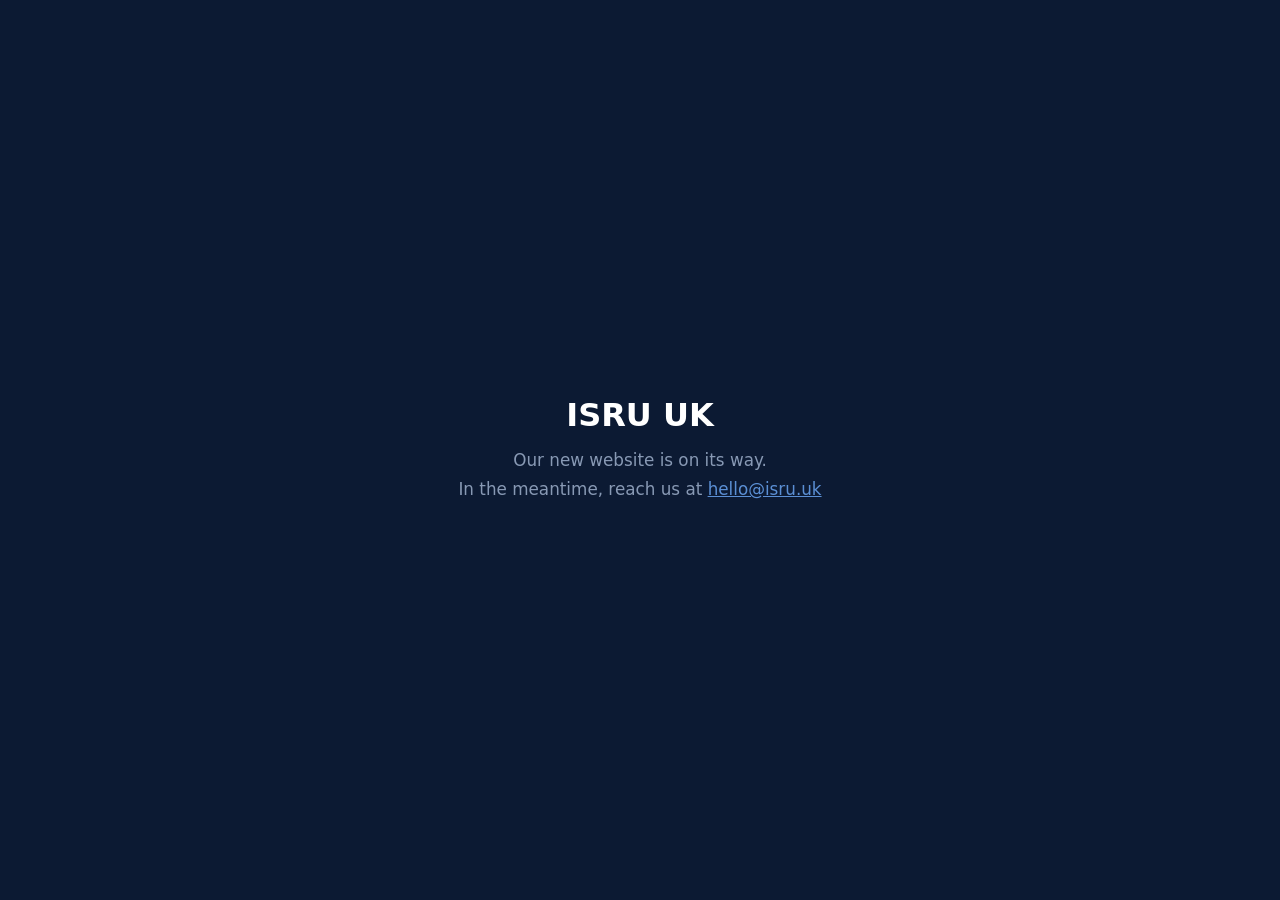
<file: index.html>
<!DOCTYPE html>
<html lang="en">
<head>
<meta charset="UTF-8">
<meta name="viewport" content="width=device-width, initial-scale=1.0">
<title>ISRU UK — Coming Soon</title>
<style>
  * { margin: 0; padding: 0; box-sizing: border-box; }
  body { min-height: 100vh; display: flex; align-items: center; justify-content: center;
    background: #0c1a33; font-family: system-ui, sans-serif; color: #fff; text-align: center; padding: 2rem; }
  h1 { font-size: 2rem; margin-bottom: 0.75rem; }
  p { color: #8899b4; font-size: 1.05rem; line-height: 1.7; }
  a { color: #5b8fd4; }
</style>
</head>
<body>
<div>
  <h1>ISRU UK</h1>
  <p>Our new website is on its way.<br>In the meantime, reach us at <a href="mailto:hello@isru.uk">hello@isru.uk</a></p>
</div>
</body>
</html>
</file>
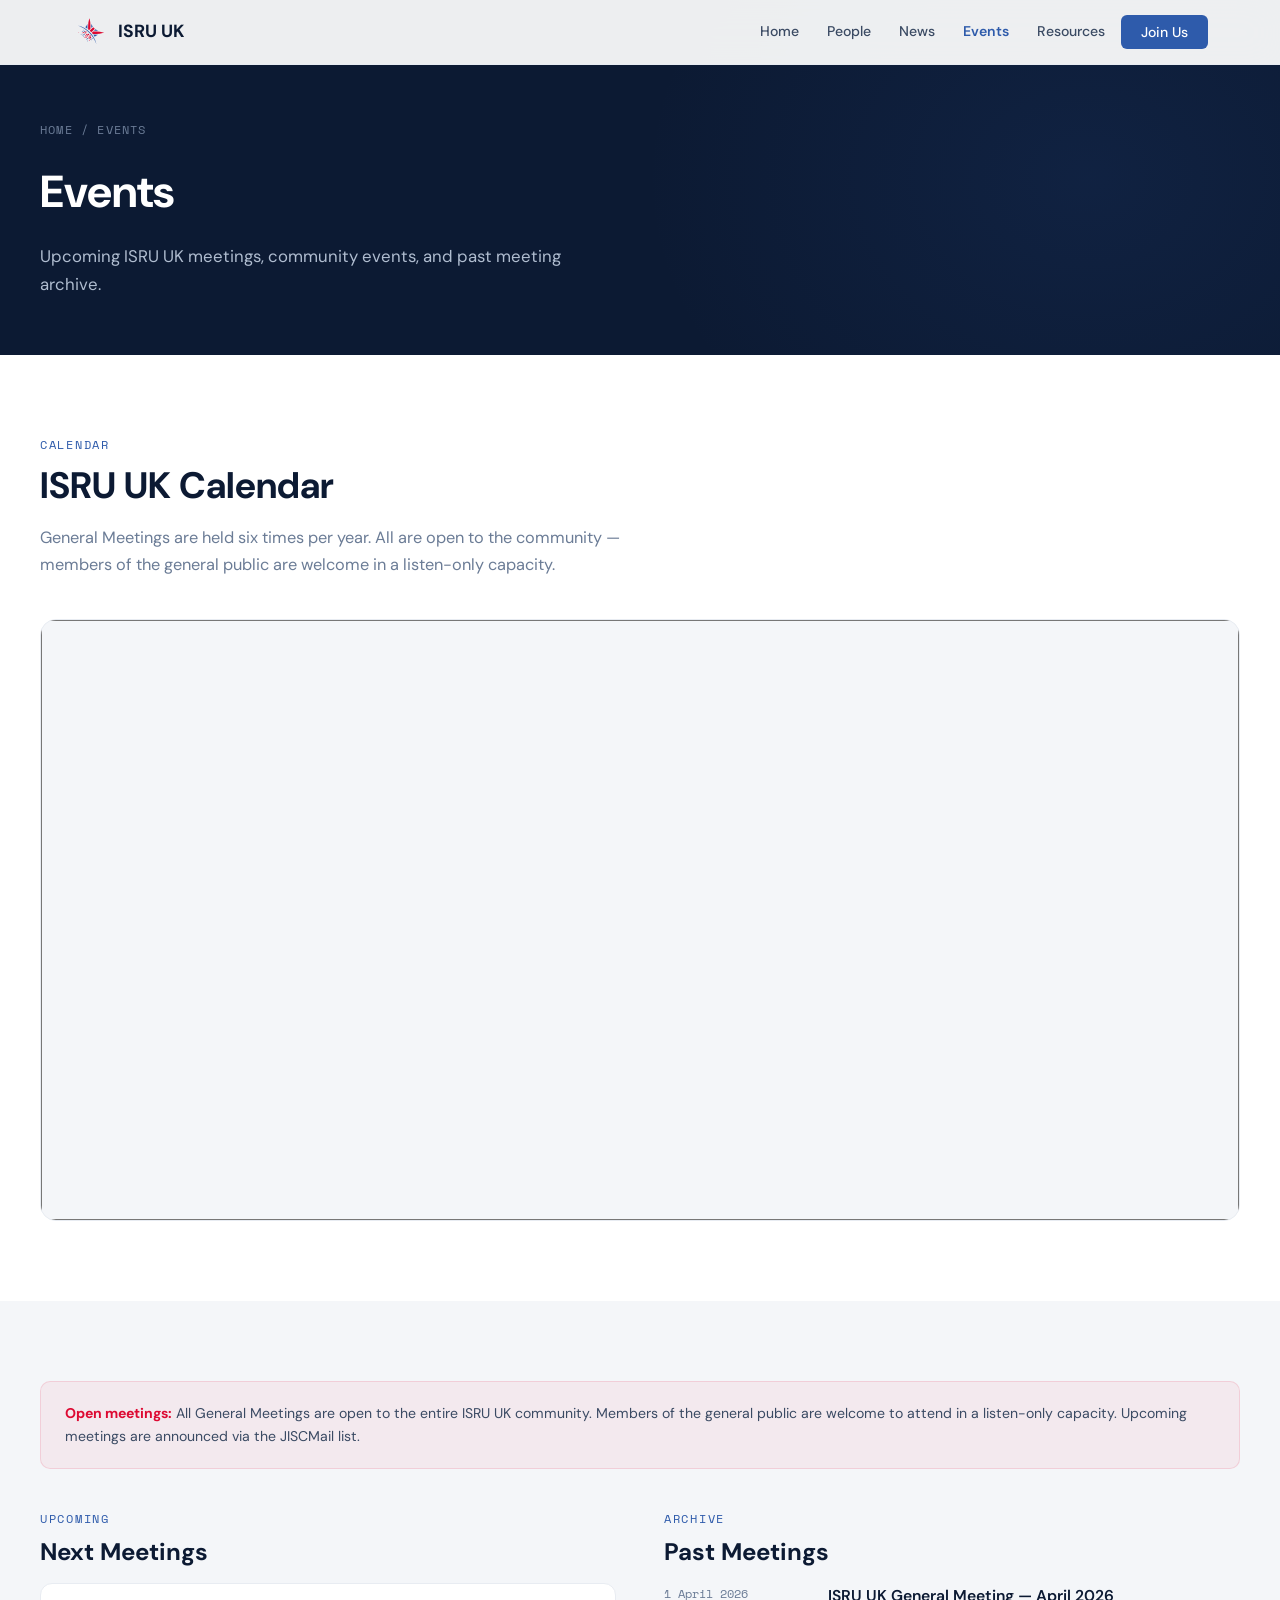
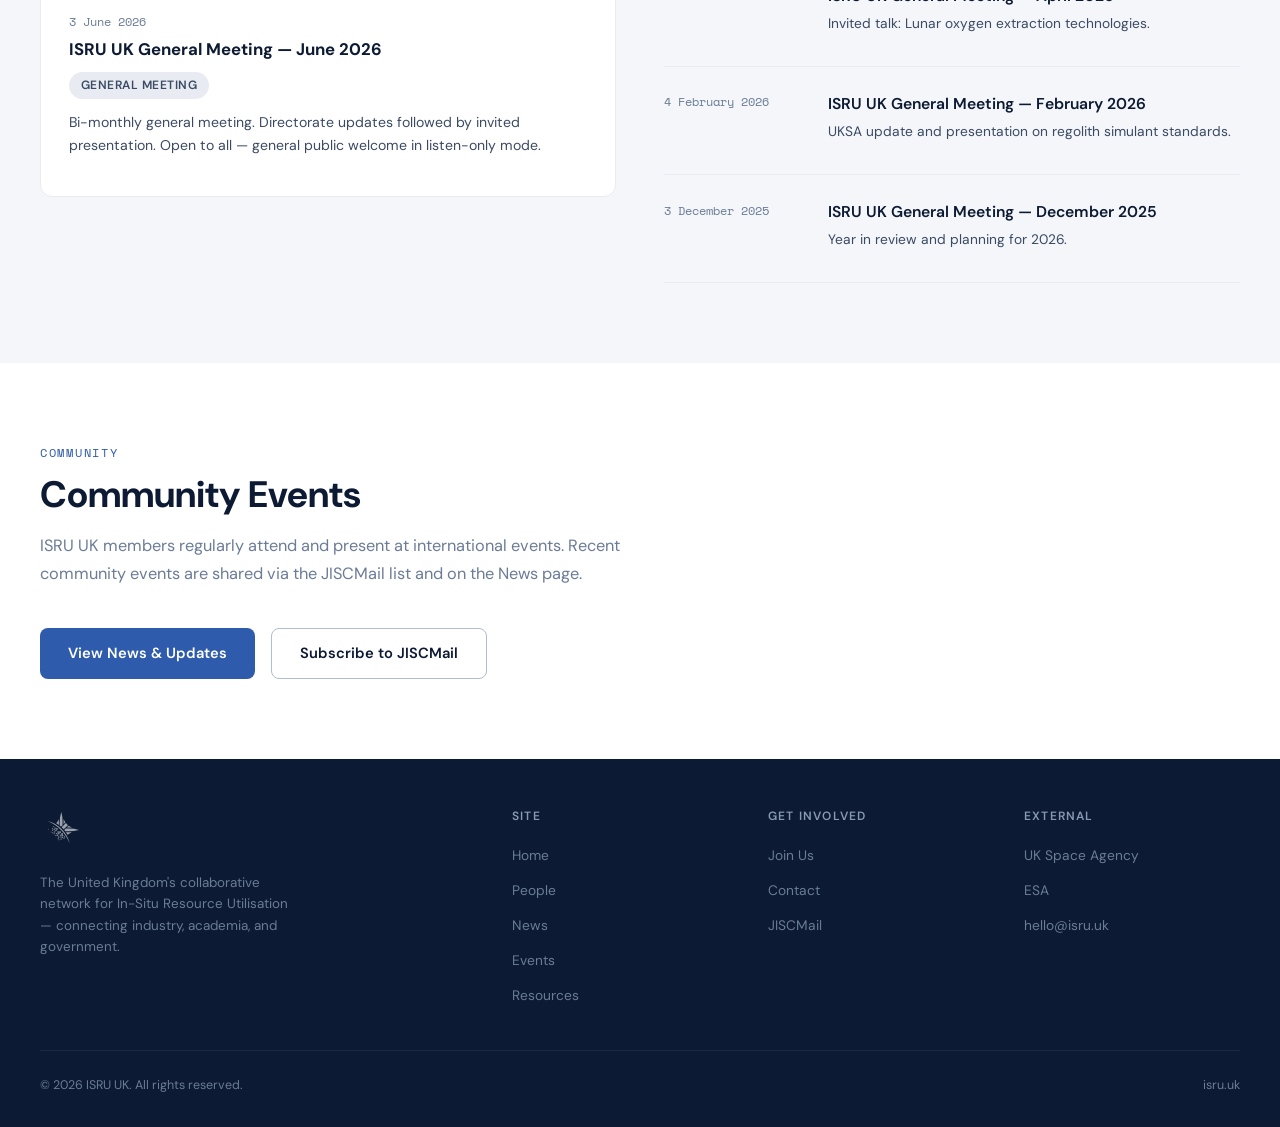
<file: events.html>
<!DOCTYPE html>
<html lang="en">
<head>
<meta charset="UTF-8">
<meta name="viewport" content="width=device-width, initial-scale=1.0">
<title>Events — ISRU UK</title>
<meta name="description" content="Upcoming and past ISRU UK meetings, events, and community gatherings.">
<link rel="preconnect" href="https://fonts.googleapis.com">
<link href="https://fonts.googleapis.com/css2?family=DM+Sans:wght@300;400;500;600;700&family=Space+Mono:wght@400;700&display=swap" rel="stylesheet">
<link rel="stylesheet" href="assets/css/style.css">
<style>
/* Calendar section */
.calendar-wrap { background: var(--off-white); border-radius: 16px; overflow: hidden; border: 1px solid var(--gray-100); margin-top: 2rem; }
.calendar-wrap iframe { display: block; width: 100%; border: none; }
.calendar-setup { padding: 3rem 2rem; text-align: center; }
.calendar-setup h3 { font-size: 1.1rem; font-weight: 600; color: var(--navy); margin-bottom: 0.75rem; }
.calendar-setup p { font-size: 0.9rem; color: var(--gray-500); max-width: 480px; margin: 0 auto 1.5rem; line-height: 1.65; }
.calendar-setup code { background: rgba(46,91,171,0.08); padding: 0.1rem 0.4rem; border-radius: 4px; font-family: var(--font-mono); font-size: 0.8rem; }
.calendar-icon { font-size: 3rem; margin-bottom: 1rem; }

/* Meetings */
.meeting-card { margin-bottom: 1.25rem; }
.meeting-card-header { margin-bottom: 0.75rem; }
.meeting-date { font-family: var(--font-mono); font-size: 0.75rem; color: var(--gray-500); margin-bottom: 0.3rem; }
.meeting-title { font-size: 1.05rem; font-weight: 700; color: var(--navy); margin-bottom: 0.4rem; }
.meeting-desc { font-size: 0.88rem; color: var(--gray-700); line-height: 1.6; margin: 0.5rem 0 0.75rem; }
.meeting-links { display: flex; gap: 0.75rem; flex-wrap: wrap; }

/* Past meetings */
.past-meeting { display: grid; grid-template-columns: 140px 1fr; gap: 1.5rem; padding: 1.5rem 0; border-bottom: 1px solid var(--gray-100); align-items: start; }
.past-meeting:first-child { padding-top: 0; }
.past-meeting-date { font-family: var(--font-mono); font-size: 0.78rem; color: var(--gray-500); padding-top: 0.15rem; line-height: 1.4; }
.past-meeting-info h4 { font-size: 0.98rem; font-weight: 600; color: var(--navy); margin-bottom: 0.25rem; }
.past-meeting-info p { font-size: 0.86rem; color: var(--gray-700); margin-bottom: 0.5rem; line-height: 1.55; }

/* Two-col layout */
.events-grid { display: grid; grid-template-columns: 1fr 1fr; gap: 3rem; margin-top: 2.5rem; align-items: start; }

/* Community events note */
.community-note { background: rgba(221,9,50,0.05); border: 1px solid rgba(221,9,50,0.12); border-radius: 10px; padding: 1.25rem 1.5rem; font-size: 0.88rem; color: var(--gray-700); margin-bottom: 2rem; }
.community-note strong { color: var(--red); }

.setup-notice { background: rgba(46,91,171,0.06); border: 1px solid rgba(46,91,171,0.15); border-radius: 10px; padding: 1.25rem 1.5rem; margin-bottom: 2rem; font-size: 0.88rem; color: var(--gray-700); }
.setup-notice strong { color: var(--navy); }
.setup-notice code { background: rgba(46,91,171,0.08); padding: 0.1rem 0.4rem; border-radius: 4px; font-family: var(--font-mono); font-size: 0.82rem; }

@media (max-width: 860px) {
  .events-grid { grid-template-columns: 1fr; }
  .past-meeting { grid-template-columns: 1fr; gap: 0.25rem; }
}
</style>
</head>
<body>

<div id="nav-placeholder"></div>

<div class="page-header">
  <div class="page-header-inner">
    <div class="breadcrumb"><a href="home.html">Home</a> / Events</div>
    <h1>Events</h1>
    <p>Upcoming ISRU UK meetings, community events, and past meeting archive.</p>
  </div>
</div>

<!-- CALENDAR -->
<section>
  <div class="section-inner">
    <span class="section-label fade-in">Calendar</span>
    <h2 class="section-title fade-in">ISRU UK Calendar</h2>
    <p class="section-subtitle fade-in">General Meetings are held six times per year. All are open to the community — members of the general public are welcome in a listen-only capacity.</p>

    <div class="calendar-wrap fade-in">
      <!--
        TO SET UP THE CALENDAR:
        1. Create an ISRU UK Google Calendar (or use an existing one)
        2. Go to Google Calendar Settings → the calendar → "Integrate calendar"
        3. Copy the "Embed code" (the <iframe> snippet)
        4. Replace the placeholder below with your iframe embed code
        5. Suggested iframe height: 600px

        Example embed looks like:
        <iframe src="https://calendar.google.com/calendar/embed?src=2b9e647b9ad5fdeaaf87220e1c26e5b55a1735dd86780c0058c08744552585a7%40group.calendar.google.com&ctz=Europe%2FLondon" style="border: 0" width="800" height="600" frameborder="0" scrolling="no"></iframe>
      -->
     <iframe src="https://calendar.google.com/calendar/embed?height=600&wkst=1&ctz=Europe%2FLondon&showPrint=0&title=ISRU%20UK%20Events&src=ai5yYXNlcmFAaW1wZXJpYWwuYWMudWs&src=MmI5ZTY0N2I5YWQ1ZmRlYWFmODcyMjBlMWMyNmU1YjU1YTE3MzVkZDg2NzgwYzAwNThjMDg3NDQ1NTI1ODVhN0Bncm91cC5jYWxlbmRhci5nb29nbGUuY29t&src=ZW4tZ2IudWsjaG9saWRheUBncm91cC52LmNhbGVuZGFyLmdvb2dsZS5jb20&color=%23039be5&color=%23f09300&color=%230b8043" style="border:solid 1px #777" width="800" height="600" frameborder="0" scrolling="no"></iframe>
  </div>
</section>

<!-- UPCOMING & PAST -->
<section class="section-alt">
  <div class="section-inner">

    <div class="setup-notice" id="setupNotice">
      <strong>For administrators:</strong> The meetings list is powered by a Google Sheet. Open <code>assets/js/main.js</code>, find <code>MEETINGS_SHEET_URL</code>, and replace the placeholder with your published CSV link. Columns needed: <code>date | title | description | slides_link | recording_link | type</code>. Sample entries are shown until then.
    </div>

    <div class="community-note">
      <strong>Open meetings:</strong> All General Meetings are open to the entire ISRU UK community. Members of the general public are welcome to attend in a listen-only capacity. Upcoming meetings are announced via the JISCMail list.
    </div>

    <div class="events-grid">
      <div>
        <span class="section-label">Upcoming</span>
        <h3 class="section-title" style="font-size:1.5rem;">Next Meetings</h3>
        <div id="upcomingMeetings"></div>
      </div>
      <div>
        <span class="section-label">Archive</span>
        <h3 class="section-title" style="font-size:1.5rem;">Past Meetings</h3>
        <div id="pastMeetings"></div>
      </div>
    </div>
  </div>
</section>

<!-- COMMUNITY EVENTS NOTE -->
<section>
  <div class="section-inner">
    <span class="section-label fade-in">Community</span>
    <h2 class="section-title fade-in">Community Events</h2>
    <p class="section-subtitle fade-in">ISRU UK members regularly attend and present at international events. Recent community events are shared via the JISCMail list and on the News page.</p>
    <div style="display:flex;gap:1rem;flex-wrap:wrap;" class="fade-in">
      <a href="news.html" class="btn btn-blue">View News &amp; Updates</a>
      <a href="https://www.jiscmail.ac.uk/cgi-bin/webadmin?A0=PLANETARY-ISRU" class="btn btn-outline" target="_blank" rel="noopener">Subscribe to JISCMail</a>
    </div>
  </div>
</section>

<div id="footer-placeholder"></div>
<script src="assets/js/main.js"></script>
<script>
  document.addEventListener('DOMContentLoaded', () => {
    loadMeetingsFeed('upcomingMeetings', 'pastMeetings');
    if (typeof MEETINGS_SHEET_URL !== 'undefined' && MEETINGS_SHEET_URL !== 'YOUR_MEETINGS_SHEET_CSV_URL_HERE') {
      const n = document.getElementById('setupNotice');
      if (n) n.style.display = 'none';
    }
  });
</script>
</body>
</html>
</file>
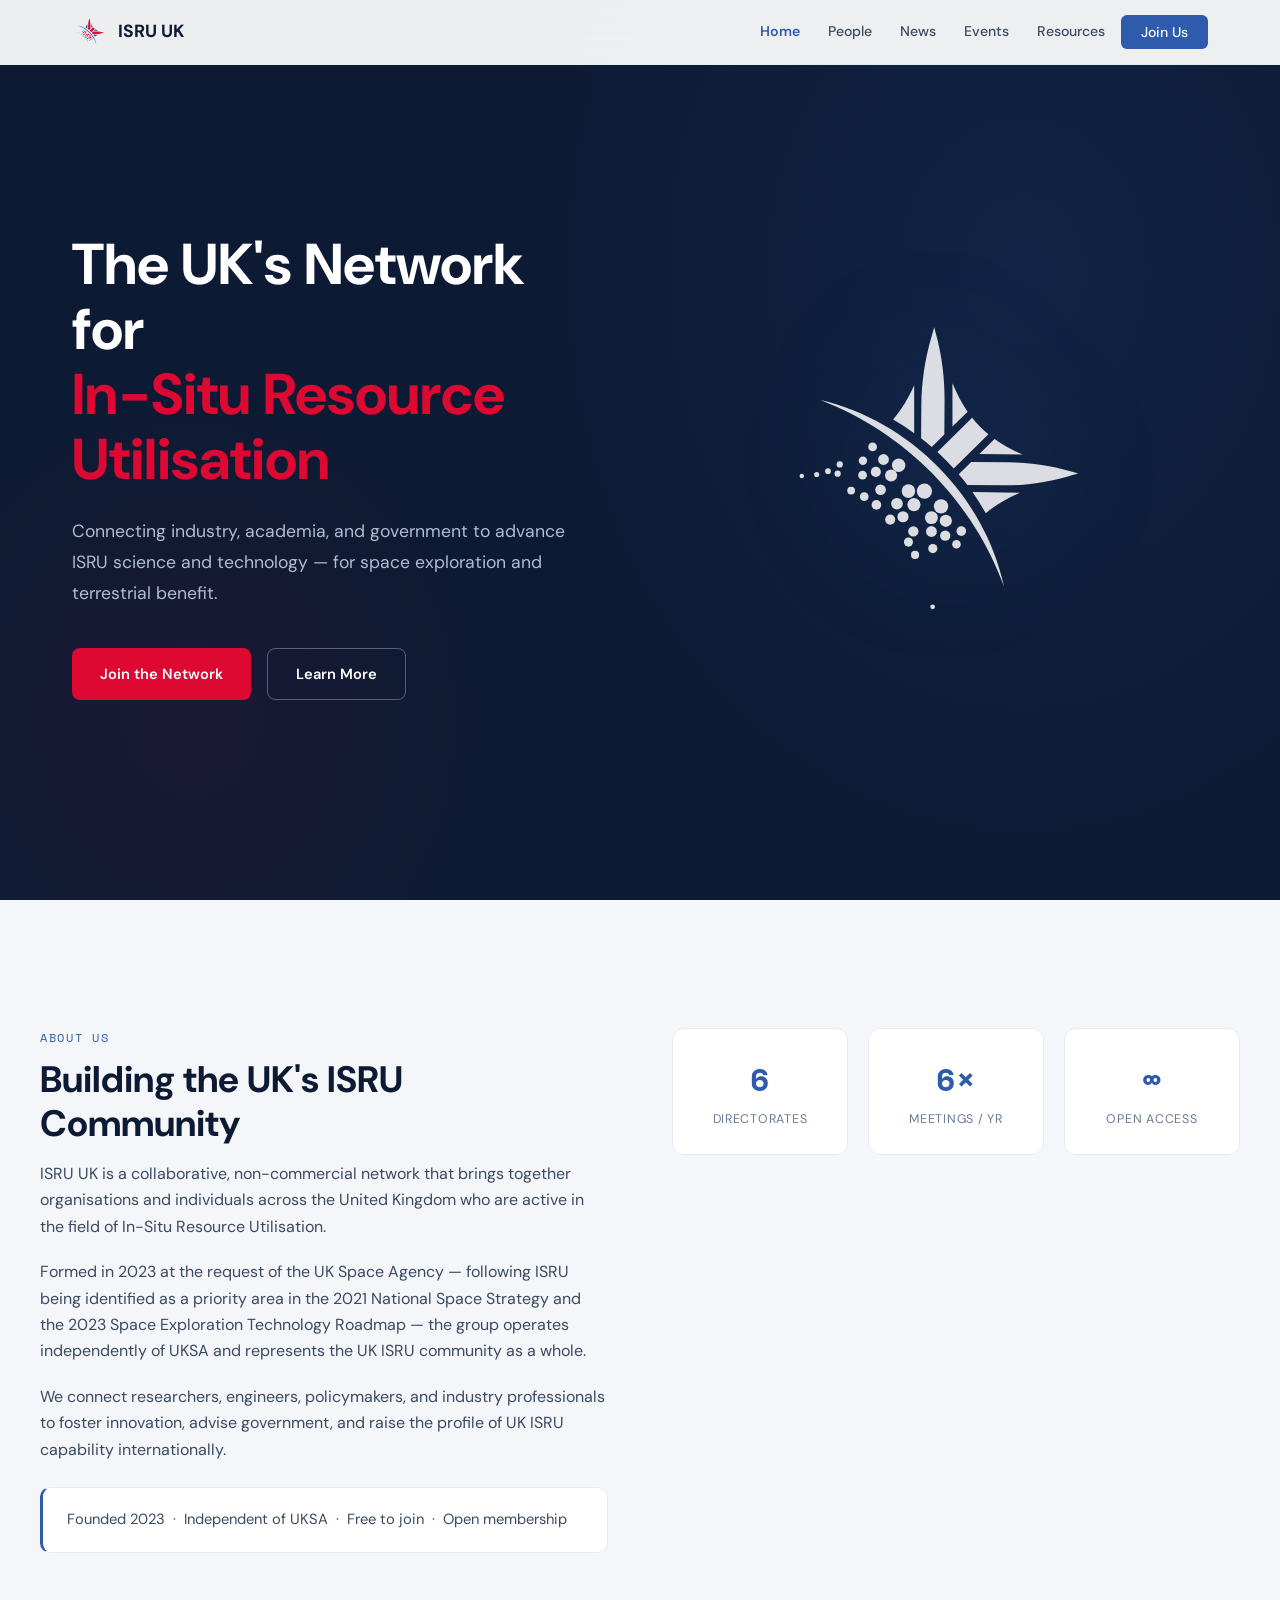
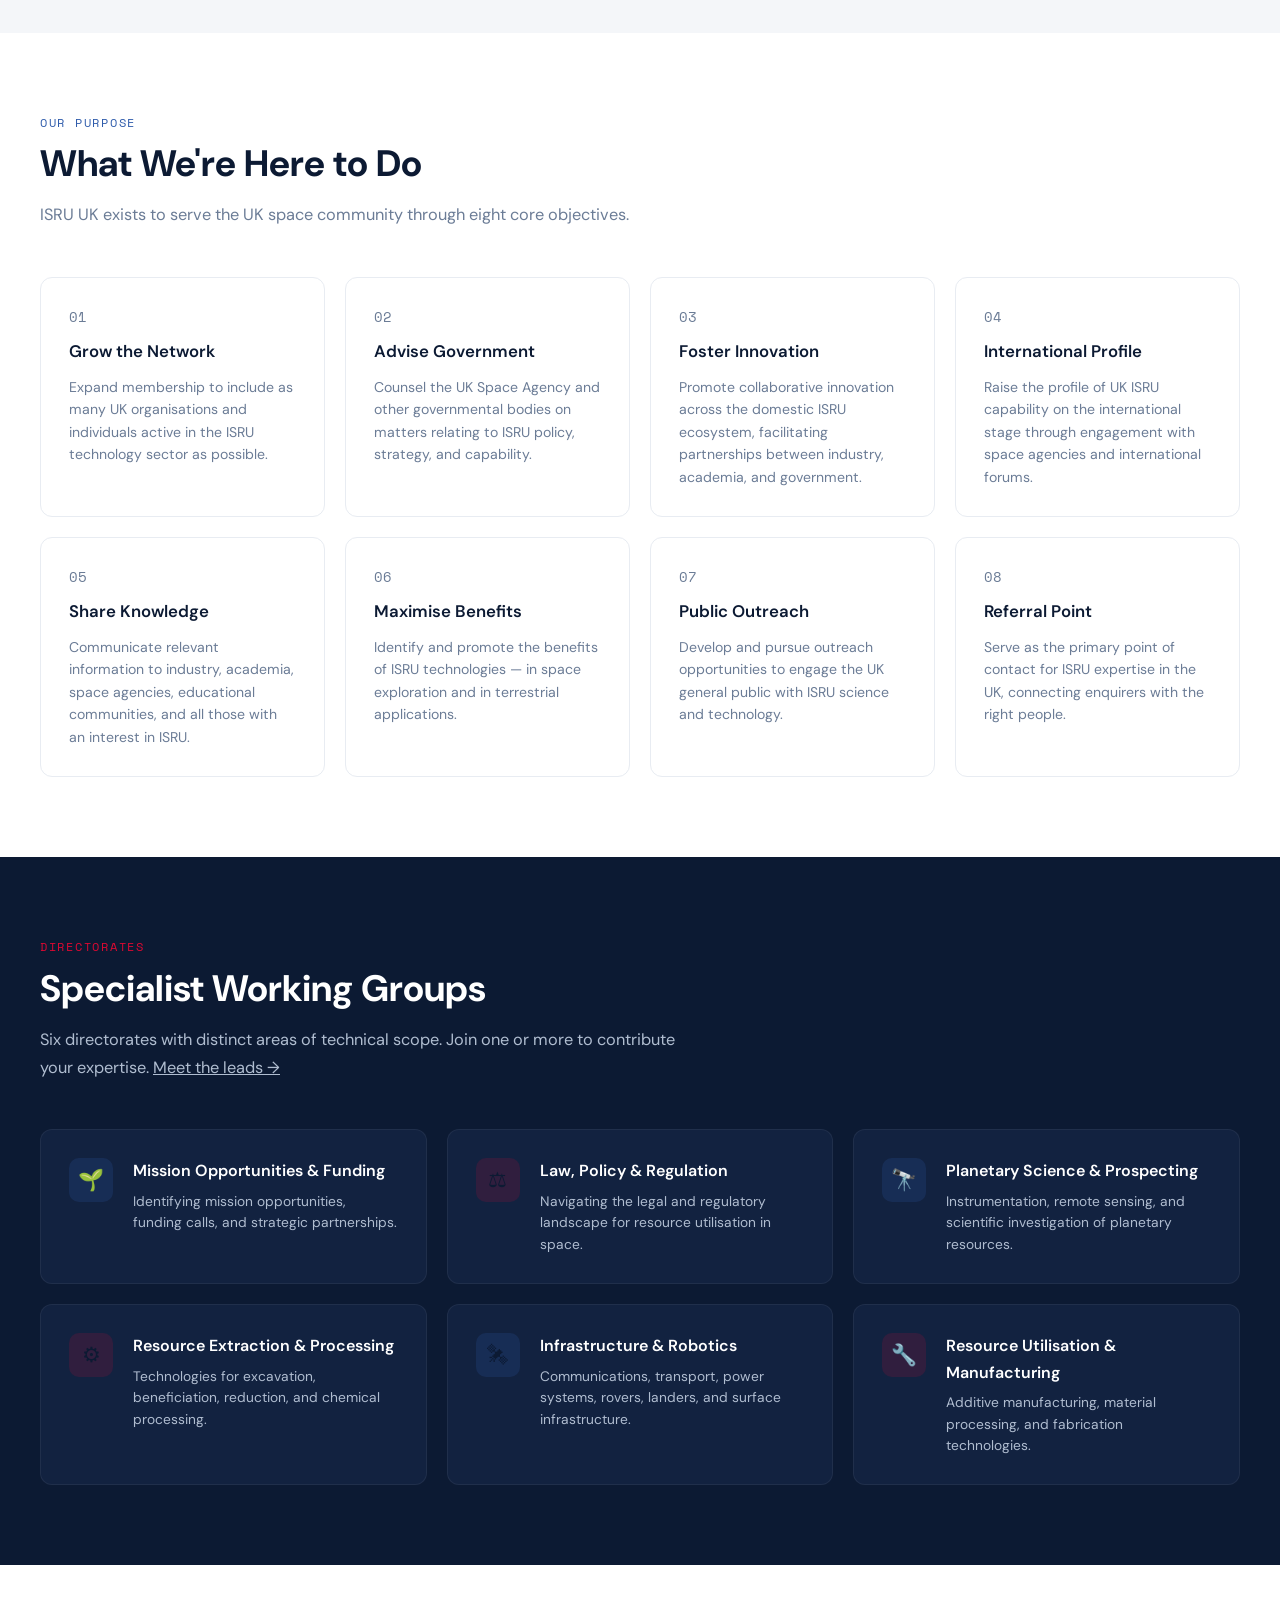
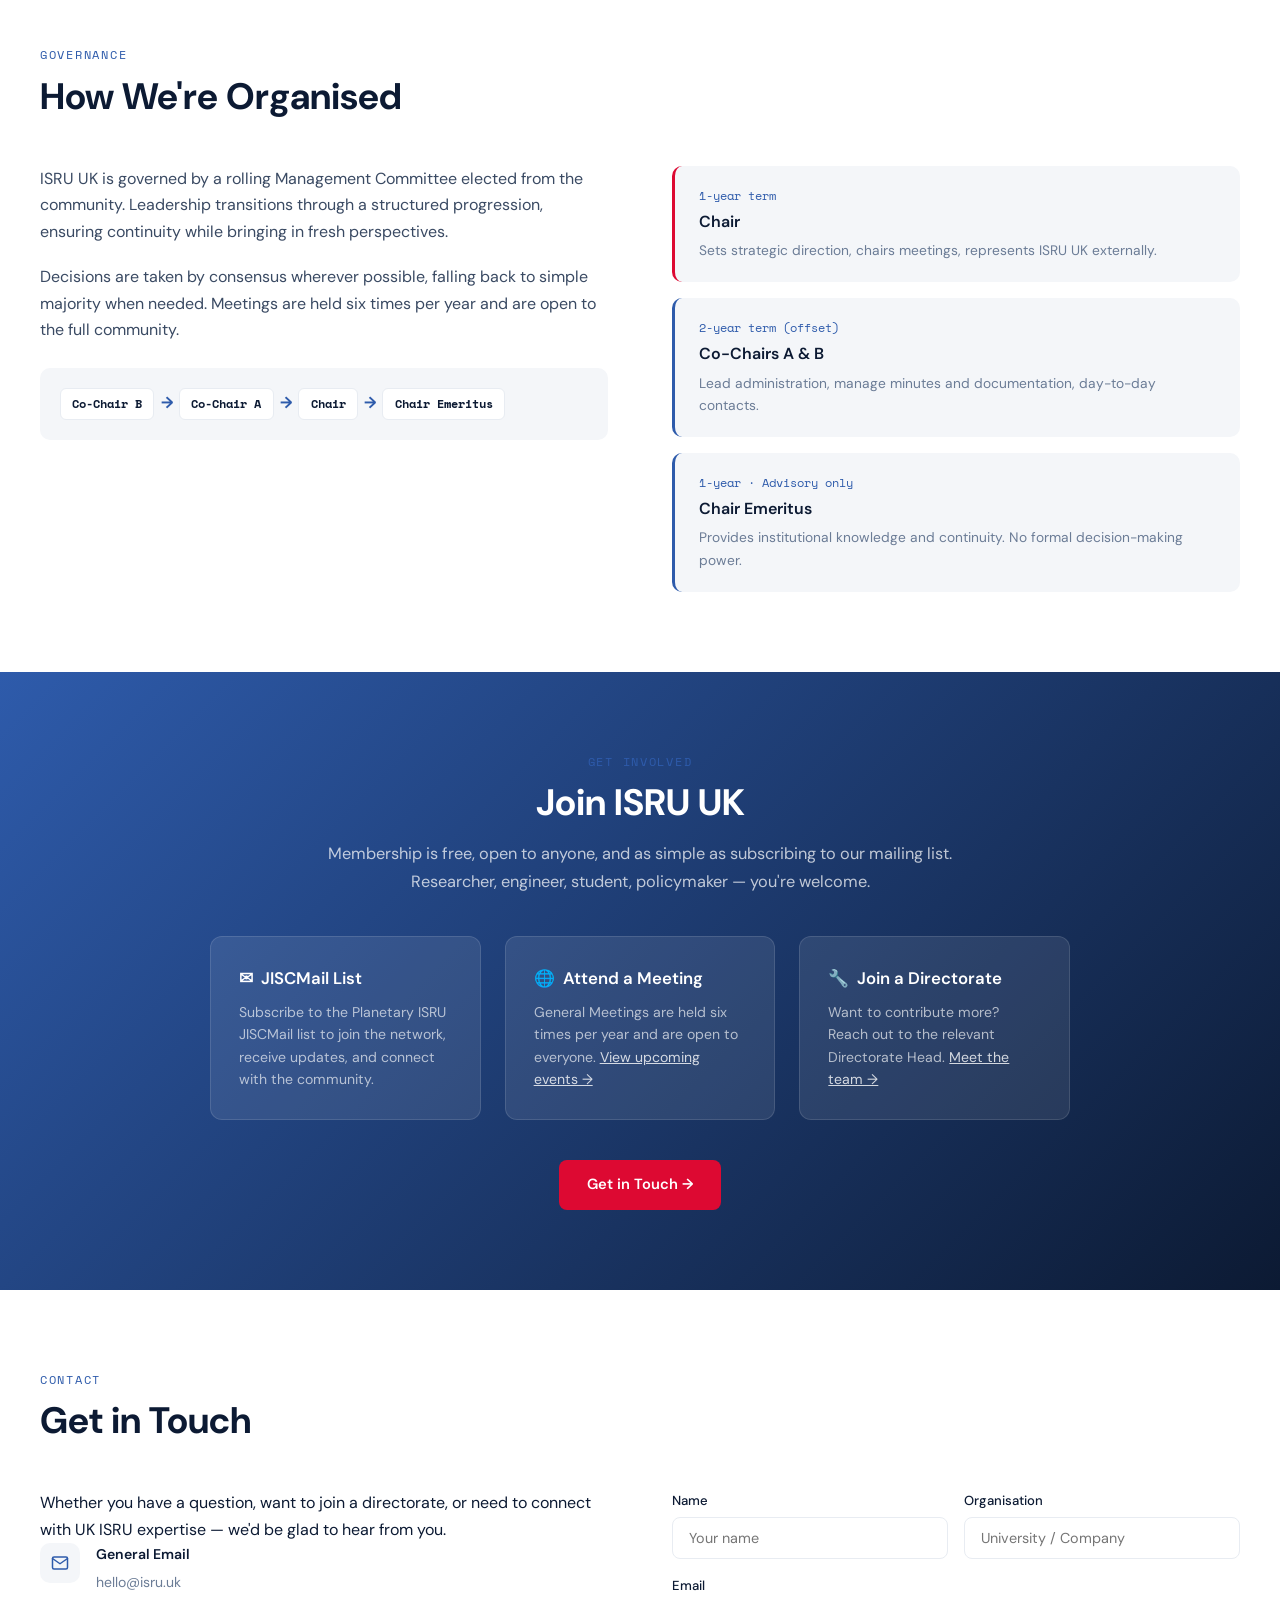
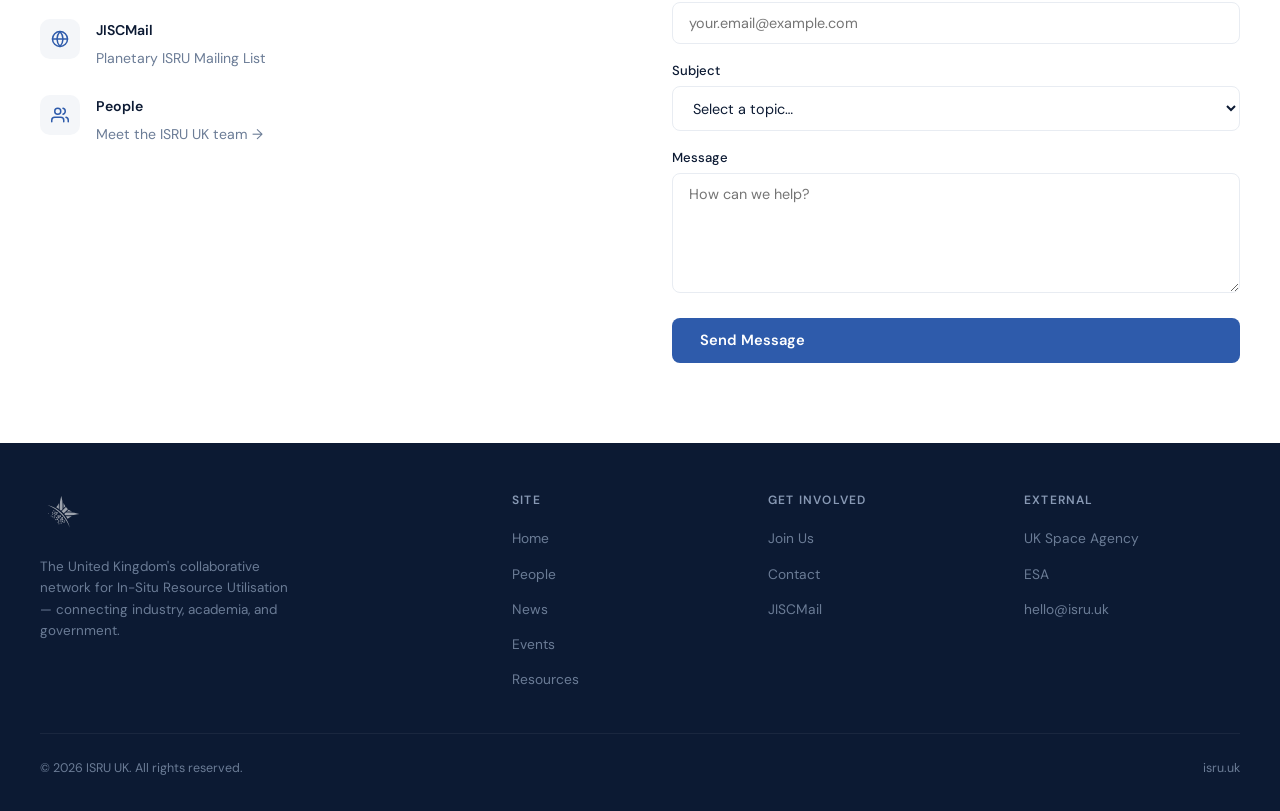
<file: home.html>
<!DOCTYPE html>
<html lang="en">
<head>
<meta charset="UTF-8">
<meta name="viewport" content="width=device-width, initial-scale=1.0">
<title>ISRU UK — In-Situ Resource Utilisation Network</title>
<meta name="description" content="ISRU UK is the United Kingdom's collaborative network for In-Situ Resource Utilisation, connecting industry, academia, and government.">
<link rel="preconnect" href="https://fonts.googleapis.com">
<link href="https://fonts.googleapis.com/css2?family=DM+Sans:wght@300;400;500;600;700&family=Space+Mono:wght@400;700&display=swap" rel="stylesheet">
<link rel="stylesheet" href="assets/css/style.css">
<style>
/* ---- HERO ---- */
.hero { min-height: 100vh; background: var(--navy); display: flex; align-items: center; position: relative; overflow: hidden; }
.hero::before { content: ''; position: absolute; top: -40%; right: -20%; width: 80%; height: 140%; background: radial-gradient(ellipse, rgba(46,91,171,0.15) 0%, transparent 70%); pointer-events: none; }
.hero::after { content: ''; position: absolute; bottom: -20%; left: -10%; width: 50%; height: 80%; background: radial-gradient(ellipse, rgba(221,9,50,0.07) 0%, transparent 70%); pointer-events: none; }
.hero-inner { max-width: 1200px; margin: 0 auto; padding: 8rem 2rem 6rem; display: grid; grid-template-columns: 1fr 1fr; gap: 4rem; align-items: center; position: relative; z-index: 1; }
.hero-text h1 { font-size: clamp(2.4rem, 5vw, 3.6rem); font-weight: 700; color: var(--white); line-height: 1.13; margin-bottom: 1.5rem; }
.hero-text h1 span { color: var(--red); }
.hero-text p { font-size: 1.1rem; color: var(--gray-300); max-width: 500px; margin-bottom: 2.5rem; line-height: 1.75; }
.hero-buttons { display: flex; gap: 1rem; flex-wrap: wrap; }
.hero-visual { display: flex; justify-content: center; align-items: center; }
.hero-visual svg { width: 100%; max-width: 360px; height: auto; filter: drop-shadow(0 0 60px rgba(46,91,171,0.25)); }

/* ---- ABOUT ---- */
.about-grid { display: grid; grid-template-columns: 1fr 1fr; gap: 4rem; align-items: start; margin-top: 3rem; }
.about-text p { color: var(--gray-700); margin-bottom: 1.2rem; font-size: 1rem; }
.stat-row { display: grid; grid-template-columns: repeat(3, 1fr); gap: 1.25rem; }
.stat { text-align: center; padding: 1.5rem 1rem; background: var(--white); border-radius: 12px; border: 1px solid var(--gray-100); }
.stat-num { font-size: 2rem; font-weight: 700; color: var(--blue); font-family: var(--font-mono); }
.stat-label { font-size: 0.78rem; color: var(--gray-500); margin-top: 0.2rem; text-transform: uppercase; letter-spacing: 0.06em; }
.about-callout { margin-top: 1.5rem; padding: 1.25rem 1.5rem; background: var(--white); border-radius: 10px; border-left: 3px solid var(--blue); border-right: 1px solid var(--gray-100); border-top: 1px solid var(--gray-100); border-bottom: 1px solid var(--gray-100); font-size: 0.92rem; color: var(--gray-700); line-height: 1.6; }

/* ---- PURPOSES ---- */
.purposes-grid { display: grid; grid-template-columns: repeat(auto-fit, minmax(270px, 1fr)); gap: 1.25rem; margin-top: 3rem; }
.purpose-card { padding: 1.75rem; }
.purpose-num { font-family: var(--font-mono); font-size: 0.75rem; color: var(--blue); margin-bottom: 0.6rem; }
.purpose-card h3 { font-size: 1.05rem; font-weight: 600; margin-bottom: 0.6rem; }
.purpose-card p { font-size: 0.88rem; color: var(--gray-500); line-height: 1.6; }

/* ---- DIRECTORATES ---- */
.dir-grid { display: grid; grid-template-columns: repeat(auto-fit, minmax(300px, 1fr)); gap: 1.25rem; margin-top: 3rem; }
.dir-card { display: flex; gap: 1.25rem; align-items: flex-start; }
.dir-icon { flex-shrink: 0; width: 44px; height: 44px; border-radius: 10px; display: flex; align-items: center; justify-content: center; font-size: 1.3rem; }
.dir-icon.blue { background: rgba(46,91,171,0.2); }
.dir-icon.red { background: rgba(221,9,50,0.15); }
.dir-card h3 { font-size: 1rem; font-weight: 600; margin-bottom: 0.4rem; color: var(--white); }
.dir-card p { font-size: 0.86rem; color: var(--gray-300); line-height: 1.55; }

/* ---- STRUCTURE ---- */
.structure-grid { display: grid; grid-template-columns: 1fr 1fr; gap: 4rem; margin-top: 3rem; align-items: start; }
.structure-text p { color: var(--gray-700); margin-bottom: 1.2rem; }
.progression { display: flex; align-items: center; gap: 0.4rem; flex-wrap: wrap; padding: 1.25rem; background: var(--off-white); border-radius: 10px; margin-top: 1.5rem; }
.progression-step { font-family: var(--font-mono); font-size: 0.72rem; font-weight: 700; color: var(--navy); padding: 0.35rem 0.7rem; background: var(--white); border-radius: 6px; border: 1px solid var(--gray-100); }
.progression-arrow { color: var(--blue); font-weight: 700; }
.role-list { display: flex; flex-direction: column; gap: 1rem; }
.role-item { padding: 1.25rem 1.5rem; background: var(--off-white); border-radius: 10px; border-left: 3px solid var(--blue); }
.role-item.accent { border-left-color: var(--red); }
.role-item .term { font-family: var(--font-mono); font-size: 0.72rem; color: var(--blue); margin-bottom: 0.25rem; }
.role-item h4 { font-size: 1rem; font-weight: 600; margin-bottom: 0.25rem; }
.role-item p { font-size: 0.86rem; color: var(--gray-500); }

/* ---- JOIN ---- */
.join { background: linear-gradient(135deg, var(--blue) 0%, var(--navy) 100%); color: var(--white); text-align: center; }
.join .section-title { color: var(--white); }
.join .section-subtitle { color: rgba(255,255,255,0.72); margin: 0 auto 2.5rem; }
.join-methods { display: grid; grid-template-columns: repeat(auto-fit, minmax(250px, 1fr)); gap: 1.5rem; max-width: 860px; margin: 0 auto 2.5rem; text-align: left; }
.join-card { background: rgba(255,255,255,0.09); border: 1px solid rgba(255,255,255,0.12); border-radius: 12px; padding: 1.75rem; }
.join-card h3 { font-size: 1.05rem; font-weight: 600; margin-bottom: 0.5rem; }
.join-card p { font-size: 0.88rem; color: rgba(255,255,255,0.65); line-height: 1.6; }

/* ---- CONTACT ---- */
.contact-grid { display: grid; grid-template-columns: 1fr 1fr; gap: 4rem; margin-top: 3rem; }
.contact-info p { color: var(--gray-700); margin-bottom: 1.5rem; }
.contact-item { display: flex; gap: 1rem; align-items: flex-start; margin-bottom: 1.5rem; }
.contact-icon { flex-shrink: 0; width: 40px; height: 40px; border-radius: 10px; background: var(--off-white); display: flex; align-items: center; justify-content: center; }
.contact-icon svg { width: 18px; height: 18px; stroke: var(--blue); fill: none; stroke-width: 2; stroke-linecap: round; stroke-linejoin: round; }
.contact-item h4 { font-size: 0.88rem; font-weight: 600; margin-bottom: 0.15rem; }
.contact-item p, .contact-item a { font-size: 0.88rem; color: var(--gray-500); text-decoration: none; }
.contact-item a:hover { color: var(--blue); }
.contact-form { display: flex; flex-direction: column; gap: 1rem; }
.form-row { display: grid; grid-template-columns: 1fr 1fr; gap: 1rem; }
.contact-form label { font-size: 0.82rem; font-weight: 500; display: block; margin-bottom: 0.3rem; }
.contact-form input, .contact-form textarea, .contact-form select { width: 100%; padding: 0.7rem 1rem; border: 1.5px solid var(--gray-100); border-radius: 8px; font-family: var(--font-body); font-size: 0.9rem; color: var(--navy); background: var(--white); outline: none; transition: border-color 0.2s; }
.contact-form input:focus, .contact-form textarea:focus, .contact-form select:focus { border-color: var(--blue); }
.contact-form textarea { resize: vertical; min-height: 120px; }

@media (max-width: 900px) {
  .hero-inner { grid-template-columns: 1fr; text-align: center; padding-top: 7rem; }
  .hero-text p { margin: 0 auto 2rem; }
  .hero-buttons { justify-content: center; }
  .hero-visual svg { max-width: 220px; margin-top: 1.5rem; }
  .about-grid, .structure-grid, .contact-grid { grid-template-columns: 1fr; }
  .stat-row { grid-template-columns: repeat(3, 1fr); }
  .form-row { grid-template-columns: 1fr; }
  .progression { flex-direction: column; align-items: flex-start; }
}
@media (max-width: 640px) {
  .stat-row { grid-template-columns: 1fr; }
  .purposes-grid { grid-template-columns: 1fr; }
  .dir-grid { grid-template-columns: 1fr; }
  .join-methods { grid-template-columns: 1fr; }
}
</style>
</head>
<body>

<div id="nav-placeholder"></div>

<!-- HERO -->
<section class="hero">
  <div class="hero-inner">
    <div class="hero-text">
      <h1>The UK's Network for<br><span>In-Situ Resource Utilisation</span></h1>
      <p>Connecting industry, academia, and government to advance ISRU science and technology — for space exploration and terrestrial benefit.</p>
      <div class="hero-buttons">
        <a href="#join" class="btn btn-primary">Join the Network</a>
        <a href="#about" class="btn btn-outline-white">Learn More</a>
      </div>
    </div>
    <div class="hero-visual">
      <!-- White logo SVG injected by main.js via LOGO_SVG_WHITE — displayed here inline as fallback -->
      <svg viewBox="0 0 420 420" xmlns="http://www.w3.org/2000/svg">
        <g opacity="0.85"><circle cx="166.83" cy="269.17" r="6.52" fill="#fff"/><circle cx="173.19" cy="298.72" r="5.36" fill="#fff"/><circle cx="229.2" cy="301.32" r="4.99" fill="#fff"/><circle cx="131.38" cy="187.78" r="5.1" fill="#fff"/><circle cx="79.31" cy="216.03" r="3.32" fill="#fff"/><circle cx="200" cy="270.21" r="7.56" fill="#fff"/><circle cx="179.59" cy="255.03" r="7.67" fill="#fff"/><circle cx="66.16" cy="219.98" r="2.98" fill="#fff"/><circle cx="135.82" cy="255.43" r="5.66" fill="#fff"/><circle cx="106.33" cy="238.64" r="4.55" fill="#fff"/><circle cx="211.21" cy="257.1" r="8.35" fill="#fff"/><circle cx="191.83" cy="239.31" r="8.9" fill="#fff"/><circle cx="151.9" cy="272.53" r="5.89" fill="#fff"/><circle cx="159.79" cy="254.01" r="6.82" fill="#fff"/><circle cx="178.9" cy="286.35" r="6.04" fill="#fff"/><circle cx="201.41" cy="374.34" r="2.76" fill="#fff"/><circle cx="120.08" cy="203.87" r="4.88" fill="#fff"/><circle cx="200" cy="286.4" r="6.33" fill="#fff"/><circle cx="121.62" cy="245.75" r="5.1" fill="#fff"/><circle cx="48.76" cy="221.57" r="2.61" fill="#fff"/><circle cx="135.15" cy="216.86" r="5.89" fill="#fff"/><circle cx="201.64" cy="306.32" r="5.36" fill="#fff"/><circle cx="180.91" cy="313.7" r="4.77" fill="#fff"/><circle cx="216.1" cy="291.33" r="6" fill="#fff"/><circle cx="119.65" cy="220.71" r="5.1" fill="#fff"/><circle cx="93.05" cy="208.22" r="3.65" fill="#fff"/><circle cx="90.59" cy="218.96" r="3.65" fill="#fff"/><circle cx="161.75" cy="209.12" r="7.79" fill="#fff"/><circle cx="152.96" cy="221.11" r="7.08" fill="#fff"/><circle cx="173.19" cy="239.31" r="7.9" fill="#fff"/><circle cx="216.77" cy="273.88" r="7.15" fill="#fff"/><circle cx="140.67" cy="237.68" r="6.22" fill="#fff"/><circle cx="144.08" cy="202.38" r="6.33" fill="#fff"/><circle cx="234.86" cy="285.97" r="5.66" fill="#fff"/></g>
        <g opacity="0.85"><g><path d="M224.53,113.57v50.44s17.66-17.42,17.66-17.42c-6.57-9.54-12.33-20.42-17.66-33.02Z" fill="#fff"/><path d="M179.89,171.65v-55.75c-7.18,15.85-15.07,28.86-24.54,39.86,8.41,4.86,16.6,10.16,24.54,15.89Z" fill="#fff"/><path d="M273.64,178.48l-17.67,17.42,50.41.67c-12.52-5.5-23.31-11.4-32.74-18.09Z" fill="#fff"/><path d="M303.33,241.2l-55.43-.77c5.6,7.96,10.77,16.17,15.49,24.58,11.07-9.23,24.11-16.89,39.94-23.8Z" fill="#fff"/><path d="M226,212.98l40.5-39.94c-7.08-5.77-13.34-12.12-19.01-19.28l-40.54,39.98c3.48,3.2,6.88,6.48,10.21,9.86,3.02,3.07,5.97,6.2,8.84,9.39Z" fill="#fff"/><path d="M215.05,173.36l.28-39.97c.19-26.59-3.27-53.07-10.33-78.7-.58-2.11-1.16-4.25-1.75-6.43-1.06,3.74-2.11,7.38-3.16,10.93-7.75,26.19-11.69,53.35-11.88,80.66l-.26,37.82c4.22,3.27,8.36,6.67,12.41,10.18l14.7-14.49Z" fill="#fff"/><path d="M231.82,219.64c3.5,4.12,6.87,8.33,10.12,12.62l41.18.29c25.37.18,50.62-3.22,75.03-10.14,4.27-1.21,8.68-2.43,13.23-3.65h0c-2.76-.78-5.47-1.56-8.13-2.34-24.02-7.02-48.88-10.73-73.91-10.9l-42.88-.3-14.63,14.43Z" fill="#fff"/></g><path d="M284.81,350.49c-36.3-99.45-115.59-179.78-214.49-217.5,104.55,23.99,191.91,112.65,214.49,217.5h0Z" fill="#fff"/></g>
      </svg>
    </div>
  </div>
</section>

<!-- ABOUT -->
<section class="section-alt" id="about">
  <div class="section-inner">
    <div class="about-grid">
      <div class="about-text fade-in">
        <span class="section-label">About Us</span>
        <h2 class="section-title">Building the UK's ISRU Community</h2>
        <p>ISRU UK is a collaborative, non-commercial network that brings together organisations and individuals across the United Kingdom who are active in the field of In-Situ Resource Utilisation.</p>
        <p>Formed in 2023 at the request of the UK Space Agency — following ISRU being identified as a priority area in the 2021 National Space Strategy and the 2023 Space Exploration Technology Roadmap — the group operates independently of UKSA and represents the UK ISRU community as a whole.</p>
        <p>We connect researchers, engineers, policymakers, and industry professionals to foster innovation, advise government, and raise the profile of UK ISRU capability internationally.</p>
        <div class="about-callout">Founded 2023 &nbsp;·&nbsp; Independent of UKSA &nbsp;·&nbsp; Free to join &nbsp;·&nbsp; Open membership</div>
      </div>
      <div class="fade-in fade-in-delay-1">
        <div class="stat-row">
          <div class="stat"><div class="stat-num">6</div><div class="stat-label">Directorates</div></div>
          <div class="stat"><div class="stat-num">6×</div><div class="stat-label">Meetings / yr</div></div>
          <div class="stat"><div class="stat-num">∞</div><div class="stat-label">Open Access</div></div>
        </div>
      </div>
    </div>
  </div>
</section>

<!-- PURPOSE -->
<section id="purpose">
  <div class="section-inner">
    <span class="section-label fade-in">Our Purpose</span>
    <h2 class="section-title fade-in">What We're Here to Do</h2>
    <p class="section-subtitle fade-in">ISRU UK exists to serve the UK space community through eight core objectives.</p>
    <div class="purposes-grid">
      <div class="purpose-card card fade-in"><p class="purpose-num">01</p><h3>Grow the Network</h3><p>Expand membership to include as many UK organisations and individuals active in the ISRU technology sector as possible.</p></div>
      <div class="purpose-card card fade-in fade-in-delay-1"><p class="purpose-num">02</p><h3>Advise Government</h3><p>Counsel the UK Space Agency and other governmental bodies on matters relating to ISRU policy, strategy, and capability.</p></div>
      <div class="purpose-card card fade-in fade-in-delay-2"><p class="purpose-num">03</p><h3>Foster Innovation</h3><p>Promote collaborative innovation across the domestic ISRU ecosystem, facilitating partnerships between industry, academia, and government.</p></div>
      <div class="purpose-card card fade-in"><p class="purpose-num">04</p><h3>International Profile</h3><p>Raise the profile of UK ISRU capability on the international stage through engagement with space agencies and international forums.</p></div>
      <div class="purpose-card card fade-in fade-in-delay-1"><p class="purpose-num">05</p><h3>Share Knowledge</h3><p>Communicate relevant information to industry, academia, space agencies, educational communities, and all those with an interest in ISRU.</p></div>
      <div class="purpose-card card fade-in fade-in-delay-2"><p class="purpose-num">06</p><h3>Maximise Benefits</h3><p>Identify and promote the benefits of ISRU technologies — in space exploration and in terrestrial applications.</p></div>
      <div class="purpose-card card fade-in"><p class="purpose-num">07</p><h3>Public Outreach</h3><p>Develop and pursue outreach opportunities to engage the UK general public with ISRU science and technology.</p></div>
      <div class="purpose-card card fade-in fade-in-delay-1"><p class="purpose-num">08</p><h3>Referral Point</h3><p>Serve as the primary point of contact for ISRU expertise in the UK, connecting enquirers with the right people.</p></div>
    </div>
  </div>
</section>

<!-- DIRECTORATES -->
<section class="section-dark" id="directorates">
  <div class="section-inner">
    <span class="section-label fade-in">Directorates</span>
    <h2 class="section-title fade-in">Specialist Working Groups</h2>
    <p class="section-subtitle fade-in">Six directorates with distinct areas of technical scope. Join one or more to contribute your expertise. <a href="people.html" style="color:var(--gray-300);text-decoration:underline">Meet the leads →</a></p>
    <div class="dir-grid">
      <div class="dir-card card-dark fade-in"><div class="dir-icon blue">🌱</div><div><h3>Mission Opportunities &amp; Funding</h3><p>Identifying mission opportunities, funding calls, and strategic partnerships.</p></div></div>
      <div class="dir-card card-dark fade-in fade-in-delay-1"><div class="dir-icon red">⚖</div><div><h3>Law, Policy &amp; Regulation</h3><p>Navigating the legal and regulatory landscape for resource utilisation in space.</p></div></div>
      <div class="dir-card card-dark fade-in fade-in-delay-2"><div class="dir-icon blue">🔭</div><div><h3>Planetary Science &amp; Prospecting</h3><p>Instrumentation, remote sensing, and scientific investigation of planetary resources.</p></div></div>
      <div class="dir-card card-dark fade-in"><div class="dir-icon red">⚙</div><div><h3>Resource Extraction &amp; Processing</h3><p>Technologies for excavation, beneficiation, reduction, and chemical processing.</p></div></div>
      <div class="dir-card card-dark fade-in fade-in-delay-1"><div class="dir-icon blue">🛰</div><div><h3>Infrastructure &amp; Robotics</h3><p>Communications, transport, power systems, rovers, landers, and surface infrastructure.</p></div></div>
      <div class="dir-card card-dark fade-in fade-in-delay-2"><div class="dir-icon red">🔧</div><div><h3>Resource Utilisation &amp; Manufacturing</h3><p>Additive manufacturing, material processing, and fabrication technologies.</p></div></div>
    </div>
  </div>
</section>

<!-- STRUCTURE -->
<section id="structure">
  <div class="section-inner">
    <span class="section-label fade-in">Governance</span>
    <h2 class="section-title fade-in">How We're Organised</h2>
    <div class="structure-grid">
      <div class="fade-in">
        <div class="structure-text">
          <p>ISRU UK is governed by a rolling Management Committee elected from the community. Leadership transitions through a structured progression, ensuring continuity while bringing in fresh perspectives.</p>
          <p>Decisions are taken by consensus wherever possible, falling back to simple majority when needed. Meetings are held six times per year and are open to the full community.</p>
        </div>
        <div class="progression">
          <span class="progression-step">Co-Chair B</span>
          <span class="progression-arrow">→</span>
          <span class="progression-step">Co-Chair A</span>
          <span class="progression-arrow">→</span>
          <span class="progression-step">Chair</span>
          <span class="progression-arrow">→</span>
          <span class="progression-step">Chair Emeritus</span>
        </div>
      </div>
      <div class="role-list fade-in fade-in-delay-1">
        <div class="role-item accent"><div class="term">1-year term</div><h4>Chair</h4><p>Sets strategic direction, chairs meetings, represents ISRU UK externally.</p></div>
        <div class="role-item"><div class="term">2-year term (offset)</div><h4>Co-Chairs A &amp; B</h4><p>Lead administration, manage minutes and documentation, day-to-day contacts.</p></div>
        <div class="role-item"><div class="term">1-year · Advisory only</div><h4>Chair Emeritus</h4><p>Provides institutional knowledge and continuity. No formal decision-making power.</p></div>
      </div>
    </div>
  </div>
</section>

<!-- JOIN -->
<section class="join" id="join">
  <div class="section-inner">
    <span class="section-label fade-in">Get Involved</span>
    <h2 class="section-title fade-in">Join ISRU UK</h2>
    <p class="section-subtitle fade-in">Membership is free, open to anyone, and as simple as subscribing to our mailing list. Researcher, engineer, student, policymaker — you're welcome.</p>
    <div class="join-methods fade-in">
      <div class="join-card">
        <h3>✉&nbsp; JISCMail List</h3>
        <p>Subscribe to the Planetary ISRU JISCMail list to join the network, receive updates, and connect with the community.</p>
      </div>
      <div class="join-card">
        <h3>🌐&nbsp; Attend a Meeting</h3>
        <p>General Meetings are held six times per year and are open to everyone. <a href="events.html" style="color:rgba(255,255,255,0.8)">View upcoming events →</a></p>
      </div>
      <div class="join-card">
        <h3>🔧&nbsp; Join a Directorate</h3>
        <p>Want to contribute more? Reach out to the relevant Directorate Head. <a href="people.html" style="color:rgba(255,255,255,0.8)">Meet the team →</a></p>
      </div>
    </div>
    <a href="#contact" class="btn btn-primary fade-in">Get in Touch →</a>
  </div>
</section>

<!-- CONTACT -->
<section id="contact">
  <div class="section-inner">
    <span class="section-label fade-in">Contact</span>
    <h2 class="section-title fade-in">Get in Touch</h2>
    <div class="contact-grid">
      <div class="fade-in">
        <p class="contact-info">Whether you have a question, want to join a directorate, or need to connect with UK ISRU expertise — we'd be glad to hear from you.</p>
        <div class="contact-item">
          <div class="contact-icon"><svg viewBox="0 0 24 24"><path d="M4 4h16c1.1 0 2 .9 2 2v12c0 1.1-.9 2-2 2H4c-1.1 0-2-.9-2-2V6c0-1.1.9-2 2-2z"/><polyline points="22,6 12,13 2,6"/></svg></div>
          <div><h4>General Email</h4><a href="mailto:hello@isru.uk">hello@isru.uk</a></div>
        </div>
        <div class="contact-item">
          <div class="contact-icon"><svg viewBox="0 0 24 24"><circle cx="12" cy="12" r="10"/><line x1="2" y1="12" x2="22" y2="12"/><path d="M12 2a15.3 15.3 0 0 1 4 10 15.3 15.3 0 0 1-4 10 15.3 15.3 0 0 1-4-10 15.3 15.3 0 0 1 4-10z"/></svg></div>
          <div><h4>JISCMail</h4><a href="https://www.jiscmail.ac.uk/cgi-bin/webadmin?A0=PLANETARY-ISRU" target="_blank" rel="noopener">Planetary ISRU Mailing List</a></div>
        </div>
        <div class="contact-item">
          <div class="contact-icon"><svg viewBox="0 0 24 24"><path d="M17 21v-2a4 4 0 0 0-4-4H5a4 4 0 0 0-4 4v2"/><circle cx="9" cy="7" r="4"/><path d="M23 21v-2a4 4 0 0 0-3-3.87"/><path d="M16 3.13a4 4 0 0 1 0 7.75"/></svg></div>
          <div><h4>People</h4><a href="people.html">Meet the ISRU UK team →</a></div>
        </div>
      </div>
      <div class="fade-in fade-in-delay-1">
        <div class="contact-form">
          <div class="form-row">
            <div><label for="c-name">Name</label><input type="text" id="c-name" placeholder="Your name"></div>
            <div><label for="c-org">Organisation</label><input type="text" id="c-org" placeholder="University / Company"></div>
          </div>
          <div><label for="c-email">Email</label><input type="email" id="c-email" placeholder="your.email@example.com"></div>
          <div>
            <label for="c-subject">Subject</label>
            <select id="c-subject">
              <option value="">Select a topic…</option>
              <option>General enquiry</option>
              <option>Joining the network</option>
              <option>Joining a directorate</option>
              <option>ISRU expertise referral</option>
              <option>Press / media</option>
              <option>Other</option>
            </select>
          </div>
          <div><label for="c-message">Message</label><textarea id="c-message" placeholder="How can we help?"></textarea></div>
          <button id="contactSubmit" class="btn btn-blue">Send Message</button>
        </div>
      </div>
    </div>
  </div>
</section>

<div id="footer-placeholder"></div>
<script src="assets/js/main.js"></script>
</body>
</html>
</file>
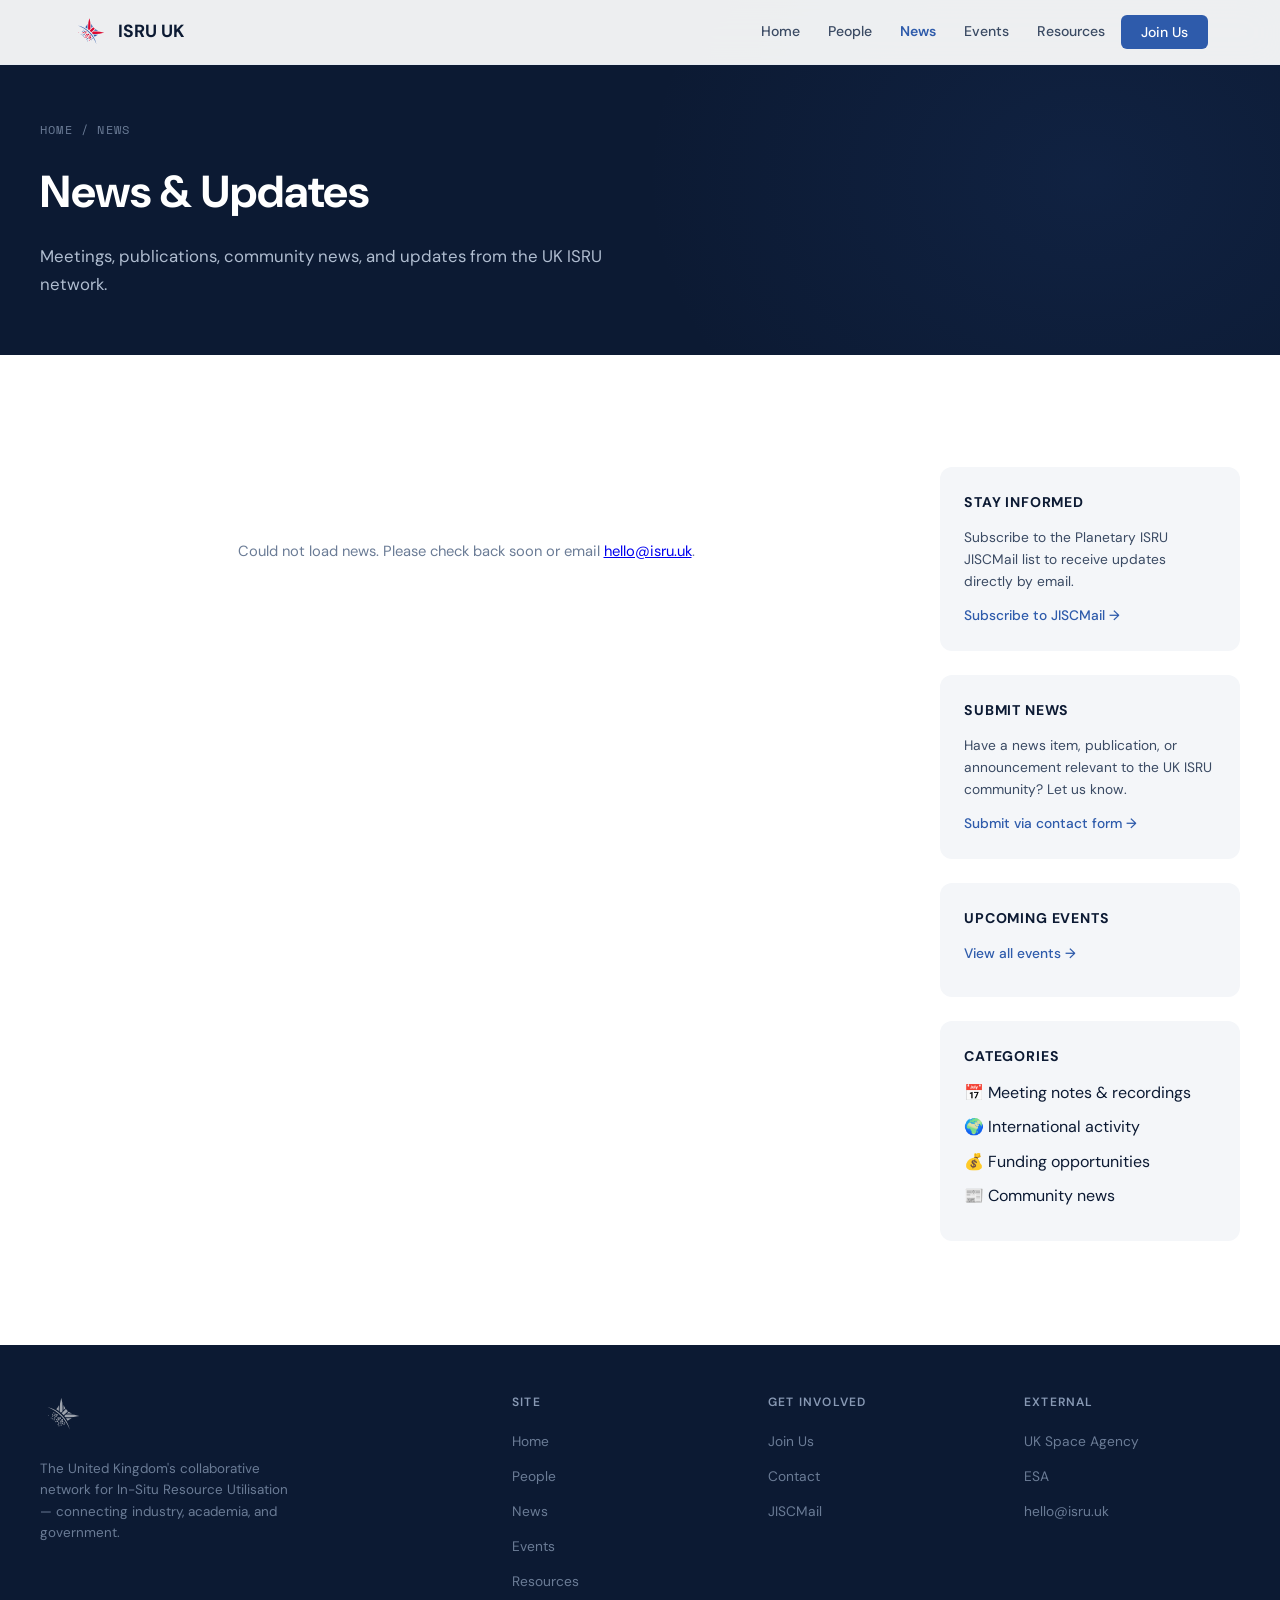
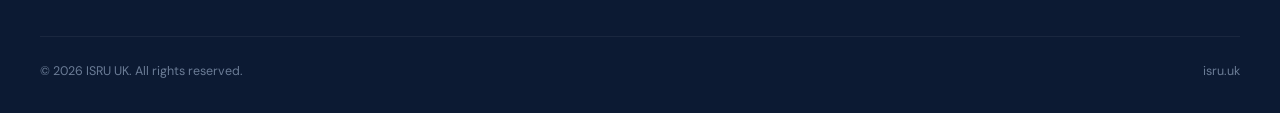
<file: news.html>
<!DOCTYPE html>
<html lang="en">
<head>
<meta charset="UTF-8">
<meta name="viewport" content="width=device-width, initial-scale=1.0">
<title>News — ISRU UK</title>
<meta name="description" content="Latest news, updates, and announcements from ISRU UK.">
<link rel="preconnect" href="https://fonts.googleapis.com">
<link href="https://fonts.googleapis.com/css2?family=DM+Sans:wght@300;400;500;600;700&family=Space+Mono:wght@400;700&display=swap" rel="stylesheet">
<link rel="stylesheet" href="assets/css/style.css">
<style>
.news-layout { display: grid; grid-template-columns: 1fr 300px; gap: 3rem; align-items: start; }
.news-feed { }
.news-item { padding: 1.75rem 0; border-bottom: 1px solid var(--gray-100); }
.news-item:first-child { padding-top: 0; }
.news-meta { display: flex; align-items: center; gap: 0.75rem; margin-bottom: 0.5rem; flex-wrap: wrap; }
.news-date { font-family: var(--font-mono); font-size: 0.75rem; color: var(--gray-500); }
.news-title { font-size: 1.15rem; font-weight: 700; color: var(--navy); margin-bottom: 0.5rem; line-height: 1.35; }
.news-title a { color: inherit; text-decoration: none; }
.news-title a:hover { color: var(--blue); }
.news-summary { font-size: 0.92rem; color: var(--gray-700); line-height: 1.65; }

.news-sidebar { position: sticky; top: 80px; }
.sidebar-card { background: var(--off-white); border-radius: 12px; padding: 1.5rem; margin-bottom: 1.5rem; }
.sidebar-card h3 { font-size: 0.88rem; font-weight: 700; color: var(--navy); margin-bottom: 0.75rem; text-transform: uppercase; letter-spacing: 0.06em; }
.sidebar-card p { font-size: 0.86rem; color: var(--gray-700); line-height: 1.6; }
.sidebar-card a { color: var(--blue); font-size: 0.86rem; text-decoration: none; display: block; margin-top: 0.75rem; font-weight: 500; }
.sidebar-card a:hover { text-decoration: underline; }
.sidebar-link-list { list-style: none; }
.sidebar-link-list li { margin-bottom: 0.5rem; }
.sidebar-link-list a { color: var(--blue); font-size: 0.86rem; text-decoration: none; }
.sidebar-link-list a:hover { text-decoration: underline; }

/* Setup notice - shown when sheet not yet configured */
.setup-notice { background: rgba(46,91,171,0.06); border: 1px solid rgba(46,91,171,0.15); border-radius: 10px; padding: 1.25rem 1.5rem; margin-bottom: 2rem; font-size: 0.88rem; color: var(--gray-700); }
.setup-notice strong { color: var(--navy); }
.setup-notice code { background: rgba(46,91,171,0.08); padding: 0.1rem 0.4rem; border-radius: 4px; font-family: var(--font-mono); font-size: 0.82rem; }

@media (max-width: 860px) {
  .news-layout { grid-template-columns: 1fr; }
  .news-sidebar { position: static; }
}
</style>
</head>
<body>

<div id="nav-placeholder"></div>

<div class="page-header">
  <div class="page-header-inner">
    <div class="breadcrumb"><a href="home.html">Home</a> / News</div>
    <h1>News &amp; Updates</h1>
    <p>Meetings, publications, community news, and updates from the UK ISRU network.</p>
  </div>
</div>

<section>
  <div class="section-inner">

    <div class="setup-notice" id="setupNotice">
      <strong>For administrators:</strong> This feed is powered by a Google Sheet. To connect it, open <code>assets/js/main.js</code>, find <code>NEWS_SHEET_URL</code>, and replace the placeholder with your published CSV link. Until then, sample entries are shown below.
    </div>

    <div id="filterBar" class="filter-bar"></div>

    <div class="news-layout">
      <div>
        <div id="newsFeed"></div>
      </div>
      <aside class="news-sidebar">
        <div class="sidebar-card">
          <h3>Stay Informed</h3>
          <p>Subscribe to the Planetary ISRU JISCMail list to receive updates directly by email.</p>
          <a href="https://www.jiscmail.ac.uk/cgi-bin/webadmin?A0=PLANETARY-ISRU" target="_blank" rel="noopener">Subscribe to JISCMail →</a>
        </div>
        <div class="sidebar-card">
          <h3>Submit News</h3>
          <p>Have a news item, publication, or announcement relevant to the UK ISRU community? Let us know.</p>
          <a href="home.html#contact">Submit via contact form →</a>
        </div>
        <div class="sidebar-card">
          <h3>Upcoming Events</h3>
          <ul class="sidebar-link-list">
            <li><a href="events.html">View all events →</a></li>
          </ul>
        </div>
        <div class="sidebar-card">
          <h3>Categories</h3>
          <ul class="sidebar-link-list">
            <li>📅 Meeting notes &amp; recordings</li>
            <li>🌍 International activity</li>
            <li>💰 Funding opportunities</li>
            <li>📰 Community news</li>
          </ul>
        </div>
      </aside>
    </div>

  </div>
</section>

<div id="footer-placeholder"></div>
<script src="assets/js/main.js"></script>
<script>
  // Hide setup notice once real sheet is connected
  document.addEventListener('DOMContentLoaded', () => {
    loadNewsFeed('newsFeed', 'filterBar');
    // If sheet is configured, hide the setup notice
    if (typeof NEWS_SHEET_URL !== 'undefined' && NEWS_SHEET_URL !== 'YOUR_NEWS_SHEET_CSV_URL_HERE') {
      const n = document.getElementById('setupNotice');
      if (n) n.style.display = 'none';
    }
  });
</script>
</body>
</html>
</file>
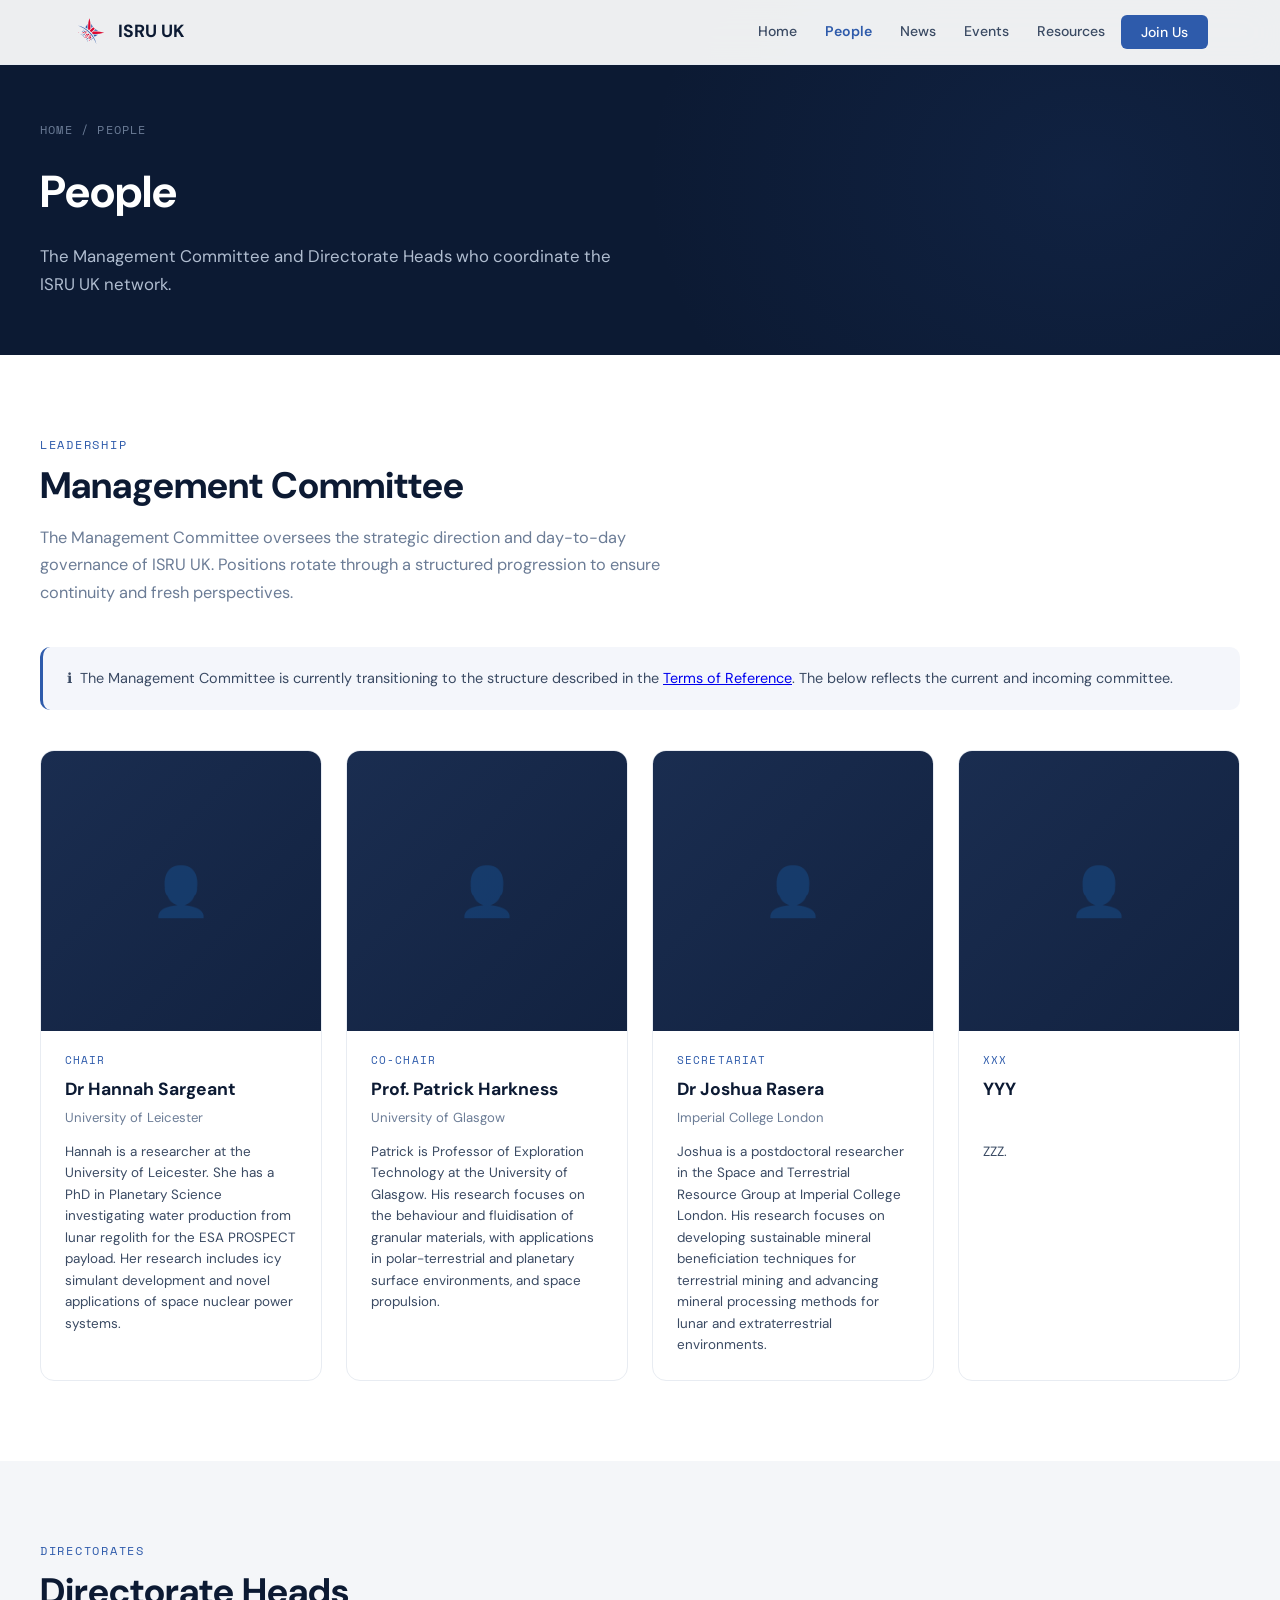
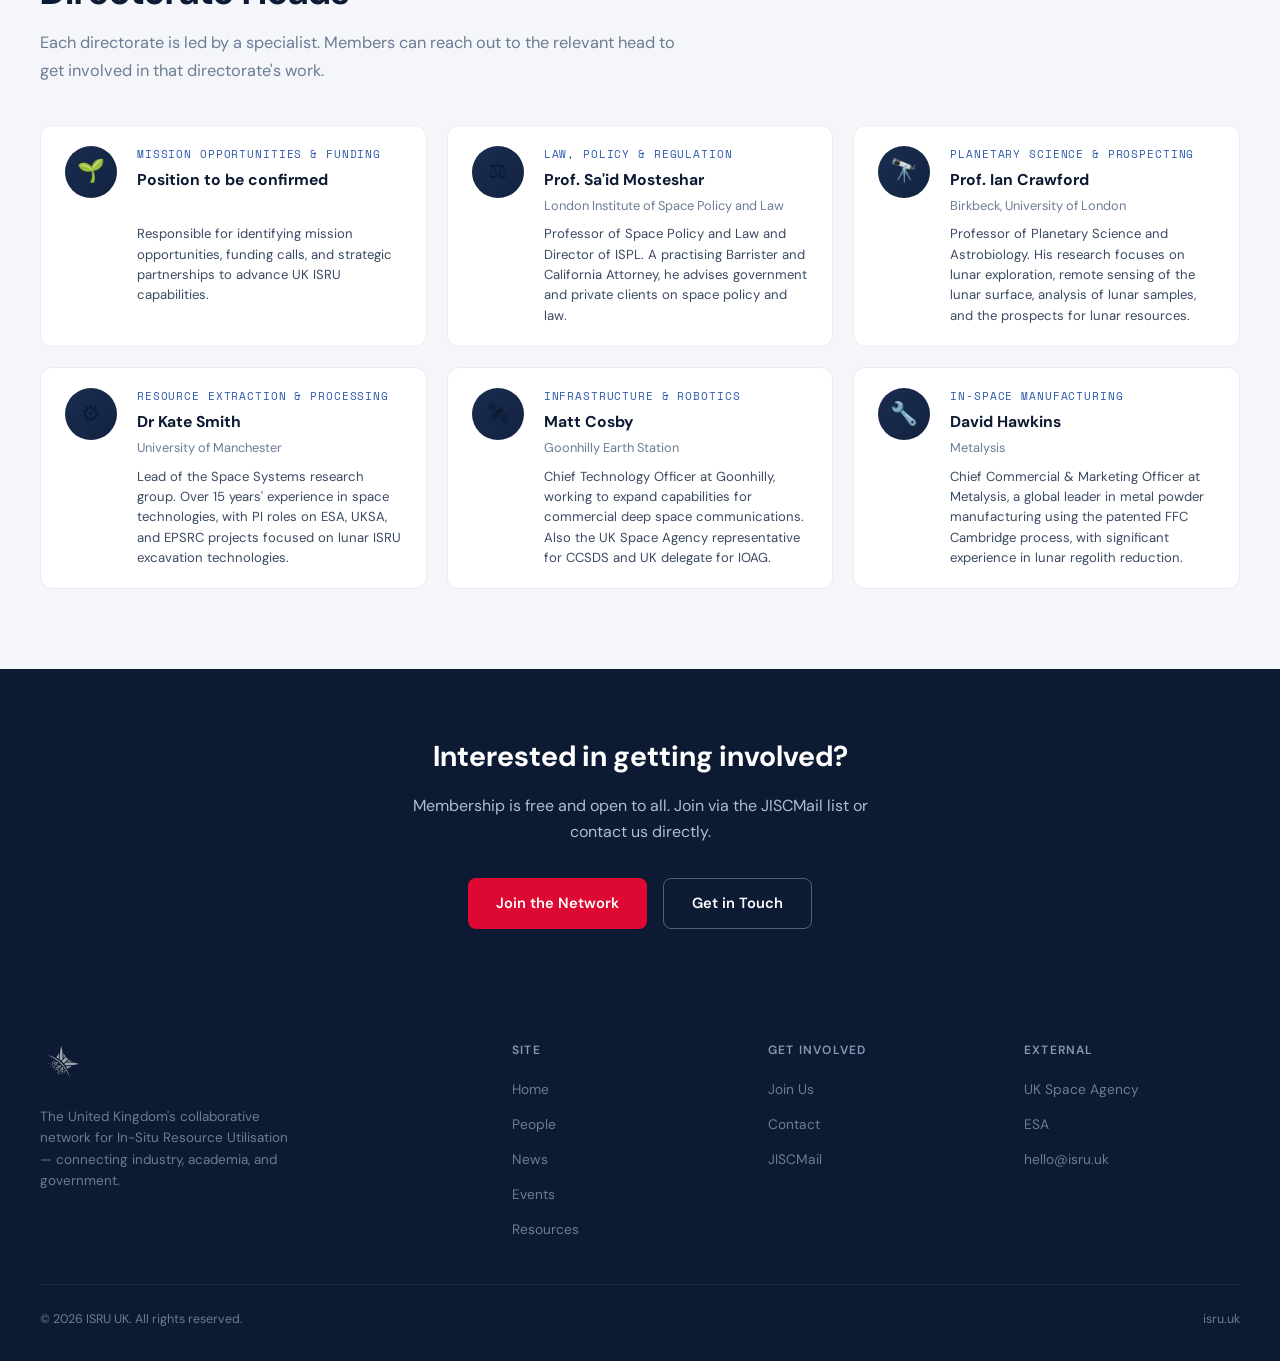
<file: people.html>
<!DOCTYPE html>
<html lang="en">
<head>
<meta charset="UTF-8">
<meta name="viewport" content="width=device-width, initial-scale=1.0">
<title>People — ISRU UK</title>
<meta name="description" content="Meet the ISRU UK Management Committee and Directorate Heads.">
<link rel="preconnect" href="https://fonts.googleapis.com">
<link href="https://fonts.googleapis.com/css2?family=DM+Sans:wght@300;400;500;600;700&family=Space+Mono:wght@400;700&display=swap" rel="stylesheet">
<link rel="stylesheet" href="assets/css/style.css">
<style>
.people-grid { display: grid; grid-template-columns: repeat(auto-fill, minmax(260px, 1fr)); gap: 1.5rem; margin-top: 2.5rem; }
.person-card { background: var(--white); border: 1px solid var(--gray-100); border-radius: 14px; overflow: hidden; transition: border-color 0.25s, box-shadow 0.25s; }
.person-card:hover { border-color: var(--blue); box-shadow: 0 8px 32px rgba(46,91,171,0.08); }
.person-photo { width: 100%; aspect-ratio: 1; background: var(--gray-100); display: flex; align-items: center; justify-content: center; overflow: hidden; }
.person-photo img { width: 100%; height: 100%; object-fit: cover; }
.person-photo-placeholder { width: 100%; height: 100%; background: linear-gradient(135deg, var(--navy-light) 0%, var(--navy-mid) 100%); display: flex; align-items: center; justify-content: center; font-size: 3rem; color: rgba(255,255,255,0.25); }
.person-info { padding: 1.25rem 1.5rem 1.5rem; }
.person-role { font-family: var(--font-mono); font-size: 0.7rem; text-transform: uppercase; letter-spacing: 0.1em; color: var(--blue); margin-bottom: 0.3rem; }
.person-name { font-size: 1.1rem; font-weight: 700; color: var(--navy); margin-bottom: 0.2rem; }
.person-org { font-size: 0.82rem; color: var(--gray-500); margin-bottom: 0.75rem; }
.person-bio { font-size: 0.84rem; color: var(--gray-700); line-height: 1.6; }

/* Directorate heads slightly smaller / different treatment */
.dir-heads-grid { display: grid; grid-template-columns: repeat(auto-fill, minmax(300px, 1fr)); gap: 1.25rem; margin-top: 2.5rem; }
.dir-head-card { display: flex; gap: 1.25rem; align-items: flex-start; padding: 1.25rem 1.5rem; background: var(--white); border: 1px solid var(--gray-100); border-radius: 12px; transition: border-color 0.25s, box-shadow 0.25s; }
.dir-head-card:hover { border-color: var(--blue); box-shadow: 0 4px 20px rgba(46,91,171,0.07); }
.dir-head-avatar { flex-shrink: 0; width: 52px; height: 52px; border-radius: 50%; background: linear-gradient(135deg, var(--navy-light), var(--navy-mid)); display: flex; align-items: center; justify-content: center; font-size: 1.4rem; overflow: hidden; }
.dir-head-avatar img { width: 100%; height: 100%; object-fit: cover; }
.dir-head-name { font-size: 0.98rem; font-weight: 700; color: var(--navy); margin-bottom: 0.15rem; }
.dir-head-role { font-family: var(--font-mono); font-size: 0.68rem; text-transform: uppercase; letter-spacing: 0.08em; color: var(--blue); margin-bottom: 0.2rem; }
.dir-head-org { font-size: 0.8rem; color: var(--gray-500); margin-bottom: 0.5rem; }
.dir-head-bio { font-size: 0.82rem; color: var(--gray-700); line-height: 1.55; }

.committee-note { padding: 1.25rem 1.5rem; background: rgba(46,91,171,0.05); border-radius: 10px; border-left: 3px solid var(--blue); font-size: 0.9rem; color: var(--gray-700); margin-bottom: 2rem; }
</style>
</head>
<body>

<div id="nav-placeholder"></div>

<div class="page-header">
  <div class="page-header-inner">
    <div class="breadcrumb"><a href="home.html">Home</a> / People</div>
    <h1>People</h1>
    <p>The Management Committee and Directorate Heads who coordinate the ISRU UK network.</p>
  </div>
</div>

<!-- EXECUTIVE COMMITTEE -->
<section>
  <div class="section-inner">
    <span class="section-label fade-in">Leadership</span>
    <h2 class="section-title fade-in">Management Committee</h2>
    <p class="section-subtitle fade-in">The Management Committee oversees the strategic direction and day-to-day governance of ISRU UK. Positions rotate through a structured progression to ensure continuity and fresh perspectives.</p>

    <div class="committee-note fade-in">
      ℹ&nbsp; The Management Committee is currently transitioning to the structure described in the <a href="home.html#structure">Terms of Reference</a>. The below reflects the current and incoming committee.
    </div>

    <div class="people-grid">
      <!-- Chair Emeritus -->
      <div class="person-card fade-in">
        <div class="person-photo"><div class="person-photo-placeholder">👤</div></div>
        <div class="person-info">
          <div class="person-role">Chair</div>
          <div class="person-name">Dr Hannah Sargeant</div>
          <div class="person-org">University of Leicester</div>
          <p class="person-bio">Hannah is a researcher at the University of Leicester. She has a PhD in Planetary Science investigating water production from lunar regolith for the ESA PROSPECT payload. Her research includes icy simulant development and novel applications of space nuclear power systems.</p>
        </div>
      </div>

      <!-- Chair -->
      <div class="person-card fade-in fade-in-delay-1">
        <div class="person-photo"><div class="person-photo-placeholder">👤</div></div>
        <div class="person-info">
          <div class="person-role">Co-Chair</div>
          <div class="person-name">Prof. Patrick Harkness</div>
          <div class="person-org">University of Glasgow</div>
          <p class="person-bio">Patrick is Professor of Exploration Technology at the University of Glasgow. His research focuses on the behaviour and fluidisation of granular materials, with applications in polar-terrestrial and planetary surface environments, and space propulsion.</p>
        </div>
      </div>

      <!-- Co-Chair A -->
      <div class="person-card fade-in fade-in-delay-2">
        <div class="person-photo"><div class="person-photo-placeholder">👤</div></div>
        <div class="person-info">
          <div class="person-role">Secretariat</div>
          <div class="person-name">Dr Joshua Rasera</div>
          <div class="person-org">Imperial College London</div>
          <p class="person-bio">Joshua is a postdoctoral researcher in the Space and Terrestrial Resource Group at Imperial College London. His research focuses on developing sustainable mineral beneficiation techniques for terrestrial mining and advancing mineral processing methods for lunar and extraterrestrial environments.</p>
        </div>
      </div>

      <!-- Co-Chair B -->
      <div class="person-card fade-in">
        <div class="person-photo"><div class="person-photo-placeholder">👤</div></div>
        <div class="person-info">
          <div class="person-role">XXX</div>
          <div class="person-name">YYY</div>
          <div class="person-org">&nbsp;</div>
          <p class="person-bio">ZZZ.</p>
        </div>
      </div>
    </div>
  </div>
</section>

<!-- DIRECTORATE HEADS -->
<section class="section-alt">
  <div class="section-inner">
    <span class="section-label fade-in">Directorates</span>
    <h2 class="section-title fade-in">Directorate Heads</h2>
    <p class="section-subtitle fade-in">Each directorate is led by a specialist. Members can reach out to the relevant head to get involved in that directorate's work.</p>
    <div class="dir-heads-grid">

      <div class="dir-head-card fade-in">
        <div class="dir-head-avatar">🌱</div>
        <div>
          <div class="dir-head-role">Mission Opportunities &amp; Funding</div>
          <div class="dir-head-name">Position to be confirmed</div>
          <div class="dir-head-org">&nbsp;</div>
          <p class="dir-head-bio">Responsible for identifying mission opportunities, funding calls, and strategic partnerships to advance UK ISRU capabilities.</p>
        </div>
      </div>

      <div class="dir-head-card fade-in fade-in-delay-1">
        <div class="dir-head-avatar">⚖</div>
        <div>
          <div class="dir-head-role">Law, Policy &amp; Regulation</div>
          <div class="dir-head-name">Prof. Sa'id Mosteshar</div>
          <div class="dir-head-org">London Institute of Space Policy and Law</div>
          <p class="dir-head-bio">Professor of Space Policy and Law and Director of ISPL. A practising Barrister and California Attorney, he advises government and private clients on space policy and law.</p>
        </div>
      </div>

      <div class="dir-head-card fade-in fade-in-delay-2">
        <div class="dir-head-avatar">🔭</div>
        <div>
          <div class="dir-head-role">Planetary Science &amp; Prospecting</div>
          <div class="dir-head-name">Prof. Ian Crawford</div>
          <div class="dir-head-org">Birkbeck, University of London</div>
          <p class="dir-head-bio">Professor of Planetary Science and Astrobiology. His research focuses on lunar exploration, remote sensing of the lunar surface, analysis of lunar samples, and the prospects for lunar resources.</p>
        </div>
      </div>

      <div class="dir-head-card fade-in">
        <div class="dir-head-avatar">⚙</div>
        <div>
          <div class="dir-head-role">Resource Extraction &amp; Processing</div>
          <div class="dir-head-name">Dr Kate Smith</div>
          <div class="dir-head-org">University of Manchester</div>
          <p class="dir-head-bio">Lead of the Space Systems research group. Over 15 years' experience in space technologies, with PI roles on ESA, UKSA, and EPSRC projects focused on lunar ISRU excavation technologies.</p>
        </div>
      </div>

      <div class="dir-head-card fade-in fade-in-delay-1">
        <div class="dir-head-avatar">🛰</div>
        <div>
          <div class="dir-head-role">Infrastructure &amp; Robotics</div>
          <div class="dir-head-name">Matt Cosby</div>
          <div class="dir-head-org">Goonhilly Earth Station</div>
          <p class="dir-head-bio">Chief Technology Officer at Goonhilly, working to expand capabilities for commercial deep space communications. Also the UK Space Agency representative for CCSDS and UK delegate for IOAG.</p>
        </div>
      </div>

      <div class="dir-head-card fade-in fade-in-delay-2">
        <div class="dir-head-avatar">🔧</div>
        <div>
          <div class="dir-head-role">In-Space Manufacturing</div>
          <div class="dir-head-name">David Hawkins</div>
          <div class="dir-head-org">Metalysis</div>
          <p class="dir-head-bio">Chief Commercial &amp; Marketing Officer at Metalysis, a global leader in metal powder manufacturing using the patented FFC Cambridge process, with significant experience in lunar regolith reduction.</p>
        </div>
      </div>

    </div>
  </div>
</section>

<!-- CTA -->
<section style="background:var(--navy);padding:4rem 2rem;text-align:center;">
  <div class="section-inner">
    <h2 style="color:var(--white);font-size:1.8rem;margin-bottom:0.75rem;" class="fade-in">Interested in getting involved?</h2>
    <p style="color:var(--gray-300);margin-bottom:2rem;max-width:500px;margin-left:auto;margin-right:auto;" class="fade-in">Membership is free and open to all. Join via the JISCMail list or contact us directly.</p>
    <div style="display:flex;gap:1rem;justify-content:center;flex-wrap:wrap;" class="fade-in">
      <a href="home.html#join" class="btn btn-primary">Join the Network</a>
      <a href="home.html#contact" class="btn btn-outline-white">Get in Touch</a>
    </div>
  </div>
</section>

<div id="footer-placeholder"></div>
<script src="assets/js/main.js"></script>
</body>
</html>
</file>
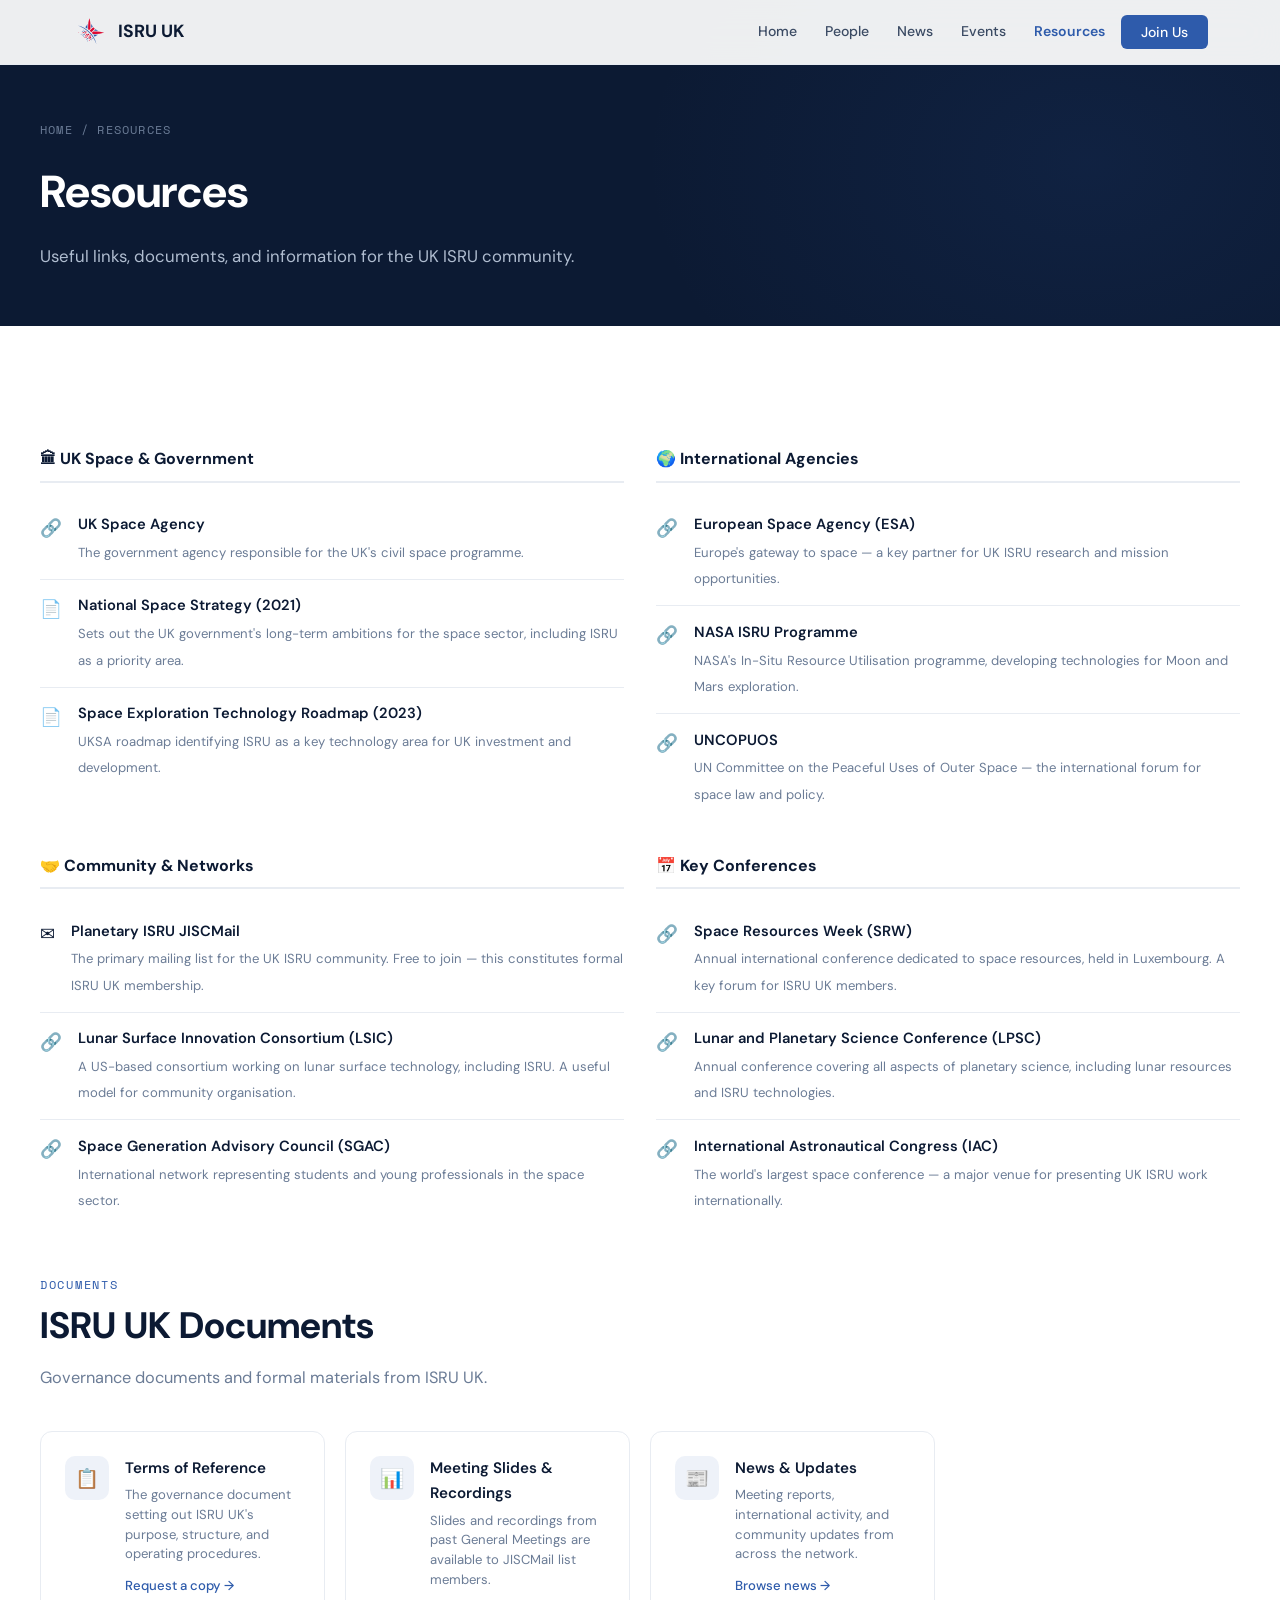
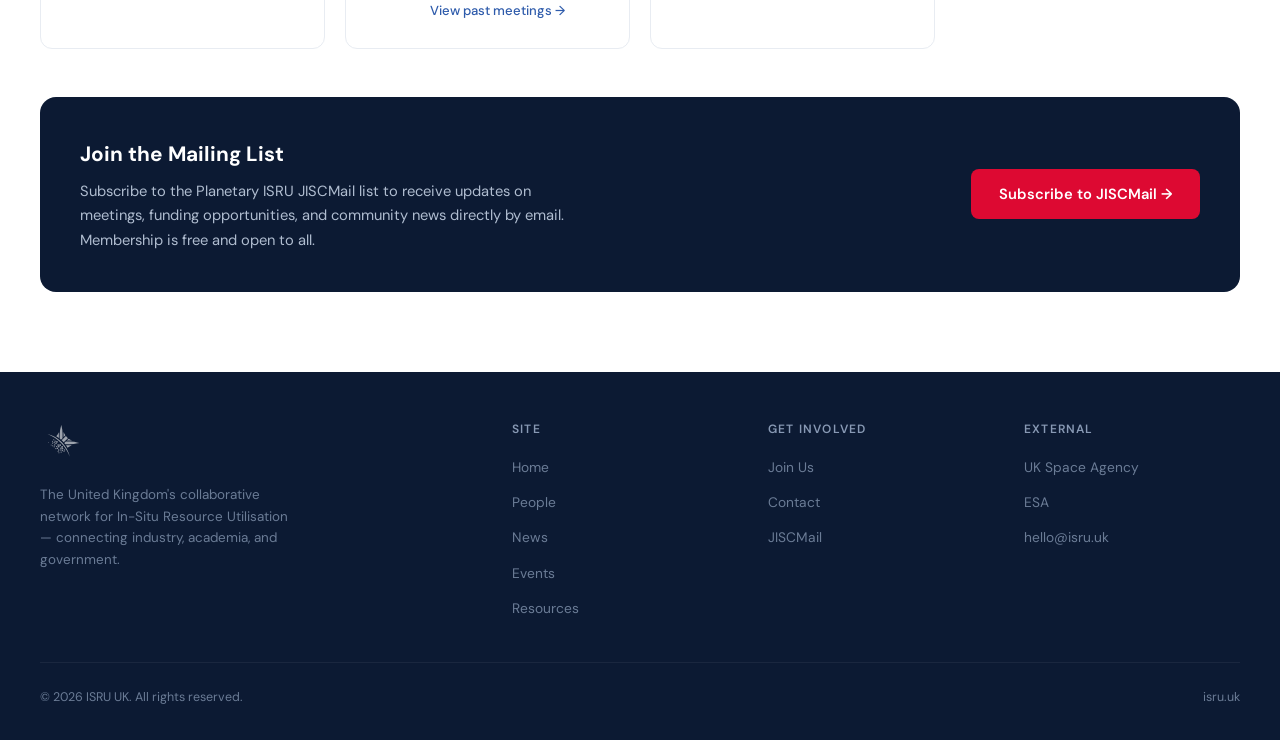
<file: resources.html>
<!DOCTYPE html>
<html lang="en">
<head>
<meta charset="UTF-8">
<meta name="viewport" content="width=device-width, initial-scale=1.0">
<title>Resources — ISRU UK</title>
<meta name="description" content="Resources, links, and documents for the UK ISRU community.">
<link rel="preconnect" href="https://fonts.googleapis.com">
<link href="https://fonts.googleapis.com/css2?family=DM+Sans:wght@300;400;500;600;700&family=Space+Mono:wght@400;700&display=swap" rel="stylesheet">
<link rel="stylesheet" href="assets/css/style.css">
<style>
.resources-grid { display: grid; grid-template-columns: 1fr 1fr; gap: 2rem; margin-top: 2.5rem; }
.resource-section h3 { font-size: 1rem; font-weight: 700; color: var(--navy); margin-bottom: 1rem; padding-bottom: 0.5rem; border-bottom: 2px solid var(--gray-100); display: flex; align-items: center; gap: 0.5rem; }
.resource-list { list-style: none; }
.resource-item { padding: 0.85rem 0; border-bottom: 1px solid var(--gray-100); display: flex; gap: 1rem; align-items: flex-start; }
.resource-item:last-child { border-bottom: none; }
.resource-icon { flex-shrink: 0; font-size: 1.1rem; margin-top: 0.1rem; }
.resource-title { font-size: 0.92rem; font-weight: 600; color: var(--navy); display: block; margin-bottom: 0.15rem; }
.resource-title a { color: inherit; text-decoration: none; }
.resource-title a:hover { color: var(--blue); text-decoration: underline; }
.resource-desc { font-size: 0.82rem; color: var(--gray-500); line-height: 1.5; }

/* Policy docs section (full width) */
.policy-section { margin-top: 3rem; }
.doc-grid { display: grid; grid-template-columns: repeat(auto-fill, minmax(260px, 1fr)); gap: 1.25rem; margin-top: 1.5rem; }
.doc-card { padding: 1.5rem; display: flex; gap: 1rem; align-items: flex-start; }
.doc-card-icon { flex-shrink: 0; width: 44px; height: 44px; border-radius: 10px; background: rgba(46,91,171,0.08); display: flex; align-items: center; justify-content: center; font-size: 1.2rem; }
.doc-card h4 { font-size: 0.95rem; font-weight: 600; color: var(--navy); margin-bottom: 0.25rem; }
.doc-card p { font-size: 0.82rem; color: var(--gray-500); line-height: 1.5; margin-bottom: 0.5rem; }
.doc-card a { font-size: 0.82rem; color: var(--blue); text-decoration: none; font-weight: 500; }
.doc-card a:hover { text-decoration: underline; }

/* JISCMail highlight */
.jiscmail-highlight { background: var(--navy); border-radius: 16px; padding: 2.5rem; margin-top: 3rem; display: flex; gap: 2rem; align-items: center; justify-content: space-between; flex-wrap: wrap; }
.jiscmail-highlight h3 { font-size: 1.3rem; font-weight: 700; color: var(--white); margin-bottom: 0.5rem; }
.jiscmail-highlight p { font-size: 0.92rem; color: var(--gray-300); max-width: 500px; }

@media (max-width: 760px) {
  .resources-grid { grid-template-columns: 1fr; }
  .jiscmail-highlight { flex-direction: column; text-align: center; }
}
</style>
</head>
<body>

<div id="nav-placeholder"></div>

<div class="page-header">
  <div class="page-header-inner">
    <div class="breadcrumb"><a href="home.html">Home</a> / Resources</div>
    <h1>Resources</h1>
    <p>Useful links, documents, and information for the UK ISRU community.</p>
  </div>
</div>

<section>
  <div class="section-inner">

    <div class="resources-grid">

      <!-- UK Space & Government -->
      <div class="resource-section fade-in">
        <h3>🏛 UK Space &amp; Government</h3>
        <ul class="resource-list">
          <li class="resource-item">
            <span class="resource-icon">🔗</span>
            <div>
              <span class="resource-title"><a href="https://www.gov.uk/government/organisations/uk-space-agency" target="_blank" rel="noopener">UK Space Agency</a></span>
              <span class="resource-desc">The government agency responsible for the UK's civil space programme.</span>
            </div>
          </li>
          <li class="resource-item">
            <span class="resource-icon">📄</span>
            <div>
              <span class="resource-title"><a href="https://www.gov.uk/government/publications/national-space-strategy" target="_blank" rel="noopener">National Space Strategy (2021)</a></span>
              <span class="resource-desc">Sets out the UK government's long-term ambitions for the space sector, including ISRU as a priority area.</span>
            </div>
          </li>
          <li class="resource-item">
            <span class="resource-icon">📄</span>
            <div>
              <span class="resource-title"><a href="https://www.gov.uk/government/publications/space-exploration-technology-roadmap" target="_blank" rel="noopener">Space Exploration Technology Roadmap (2023)</a></span>
              <span class="resource-desc">UKSA roadmap identifying ISRU as a key technology area for UK investment and development.</span>
            </div>
          </li>
        </ul>
      </div>

      <!-- International Agencies -->
      <div class="resource-section fade-in fade-in-delay-1">
        <h3>🌍 International Agencies</h3>
        <ul class="resource-list">
          <li class="resource-item">
            <span class="resource-icon">🔗</span>
            <div>
              <span class="resource-title"><a href="https://www.esa.int" target="_blank" rel="noopener">European Space Agency (ESA)</a></span>
              <span class="resource-desc">Europe's gateway to space — a key partner for UK ISRU research and mission opportunities.</span>
            </div>
          </li>
          <li class="resource-item">
            <span class="resource-icon">🔗</span>
            <div>
              <span class="resource-title"><a href="https://www.nasa.gov/isru" target="_blank" rel="noopener">NASA ISRU Programme</a></span>
              <span class="resource-desc">NASA's In-Situ Resource Utilisation programme, developing technologies for Moon and Mars exploration.</span>
            </div>
          </li>
          <li class="resource-item">
            <span class="resource-icon">🔗</span>
            <div>
              <span class="resource-title"><a href="https://www.unoosa.org/oosa/en/ourwork/copuos/index.html" target="_blank" rel="noopener">UNCOPUOS</a></span>
              <span class="resource-desc">UN Committee on the Peaceful Uses of Outer Space — the international forum for space law and policy.</span>
            </div>
          </li>
        </ul>
      </div>

      <!-- Community & Networks -->
      <div class="resource-section fade-in">
        <h3>🤝 Community &amp; Networks</h3>
        <ul class="resource-list">
          <li class="resource-item">
            <span class="resource-icon">✉</span>
            <div>
              <span class="resource-title"><a href="https://www.jiscmail.ac.uk/cgi-bin/webadmin?A0=PLANETARY-ISRU" target="_blank" rel="noopener">Planetary ISRU JISCMail</a></span>
              <span class="resource-desc">The primary mailing list for the UK ISRU community. Free to join — this constitutes formal ISRU UK membership.</span>
            </div>
          </li>
          <li class="resource-item">
            <span class="resource-icon">🔗</span>
            <div>
              <span class="resource-title"><a href="https://lsic.jhuapl.edu" target="_blank" rel="noopener">Lunar Surface Innovation Consortium (LSIC)</a></span>
              <span class="resource-desc">A US-based consortium working on lunar surface technology, including ISRU. A useful model for community organisation.</span>
            </div>
          </li>
          <li class="resource-item">
            <span class="resource-icon">🔗</span>
            <div>
              <span class="resource-title"><a href="https://www.sgac.org" target="_blank" rel="noopener">Space Generation Advisory Council (SGAC)</a></span>
              <span class="resource-desc">International network representing students and young professionals in the space sector.</span>
            </div>
          </li>
        </ul>
      </div>

      <!-- Conferences & Events -->
      <div class="resource-section fade-in fade-in-delay-1">
        <h3>📅 Key Conferences</h3>
        <ul class="resource-list">
          <li class="resource-item">
            <span class="resource-icon">🔗</span>
            <div>
              <span class="resource-title">Space Resources Week (SRW)</span>
              <span class="resource-desc">Annual international conference dedicated to space resources, held in Luxembourg. A key forum for ISRU UK members.</span>
            </div>
          </li>
          <li class="resource-item">
            <span class="resource-icon">🔗</span>
            <div>
              <span class="resource-title"><a href="https://www.hou.usra.edu/meetings/lpsc/" target="_blank" rel="noopener">Lunar and Planetary Science Conference (LPSC)</a></span>
              <span class="resource-desc">Annual conference covering all aspects of planetary science, including lunar resources and ISRU technologies.</span>
            </div>
          </li>
          <li class="resource-item">
            <span class="resource-icon">🔗</span>
            <div>
              <span class="resource-title"><a href="https://iafastro.org/events/iac/" target="_blank" rel="noopener">International Astronautical Congress (IAC)</a></span>
              <span class="resource-desc">The world's largest space conference — a major venue for presenting UK ISRU work internationally.</span>
            </div>
          </li>
        </ul>
      </div>

    </div>

    <!-- Key Policy Documents -->
    <div class="policy-section fade-in">
      <span class="section-label">Documents</span>
      <h2 class="section-title">ISRU UK Documents</h2>
      <p class="section-subtitle">Governance documents and formal materials from ISRU UK.</p>
      <div class="doc-grid">
        <div class="doc-card card">
          <div class="doc-card-icon">📋</div>
          <div>
            <h4>Terms of Reference</h4>
            <p>The governance document setting out ISRU UK's purpose, structure, and operating procedures.</p>
            <a href="home.html#contact">Request a copy →</a>
          </div>
        </div>
        <div class="doc-card card">
          <div class="doc-card-icon">📊</div>
          <div>
            <h4>Meeting Slides &amp; Recordings</h4>
            <p>Slides and recordings from past General Meetings are available to JISCMail list members.</p>
            <a href="events.html">View past meetings →</a>
          </div>
        </div>
        <div class="doc-card card">
          <div class="doc-card-icon">📰</div>
          <div>
            <h4>News &amp; Updates</h4>
            <p>Meeting reports, international activity, and community updates from across the network.</p>
            <a href="news.html">Browse news →</a>
          </div>
        </div>
      </div>
    </div>

    <!-- JISCMail CTA -->
    <div class="jiscmail-highlight fade-in">
      <div>
        <h3>Join the Mailing List</h3>
        <p>Subscribe to the Planetary ISRU JISCMail list to receive updates on meetings, funding opportunities, and community news directly by email. Membership is free and open to all.</p>
      </div>
      <a href="https://www.jiscmail.ac.uk/cgi-bin/webadmin?A0=PLANETARY-ISRU" class="btn btn-primary" target="_blank" rel="noopener" style="white-space:nowrap;flex-shrink:0;">Subscribe to JISCMail →</a>
    </div>

  </div>
</section>

<div id="footer-placeholder"></div>
<script src="assets/js/main.js"></script>
</body>
</html>
</file>
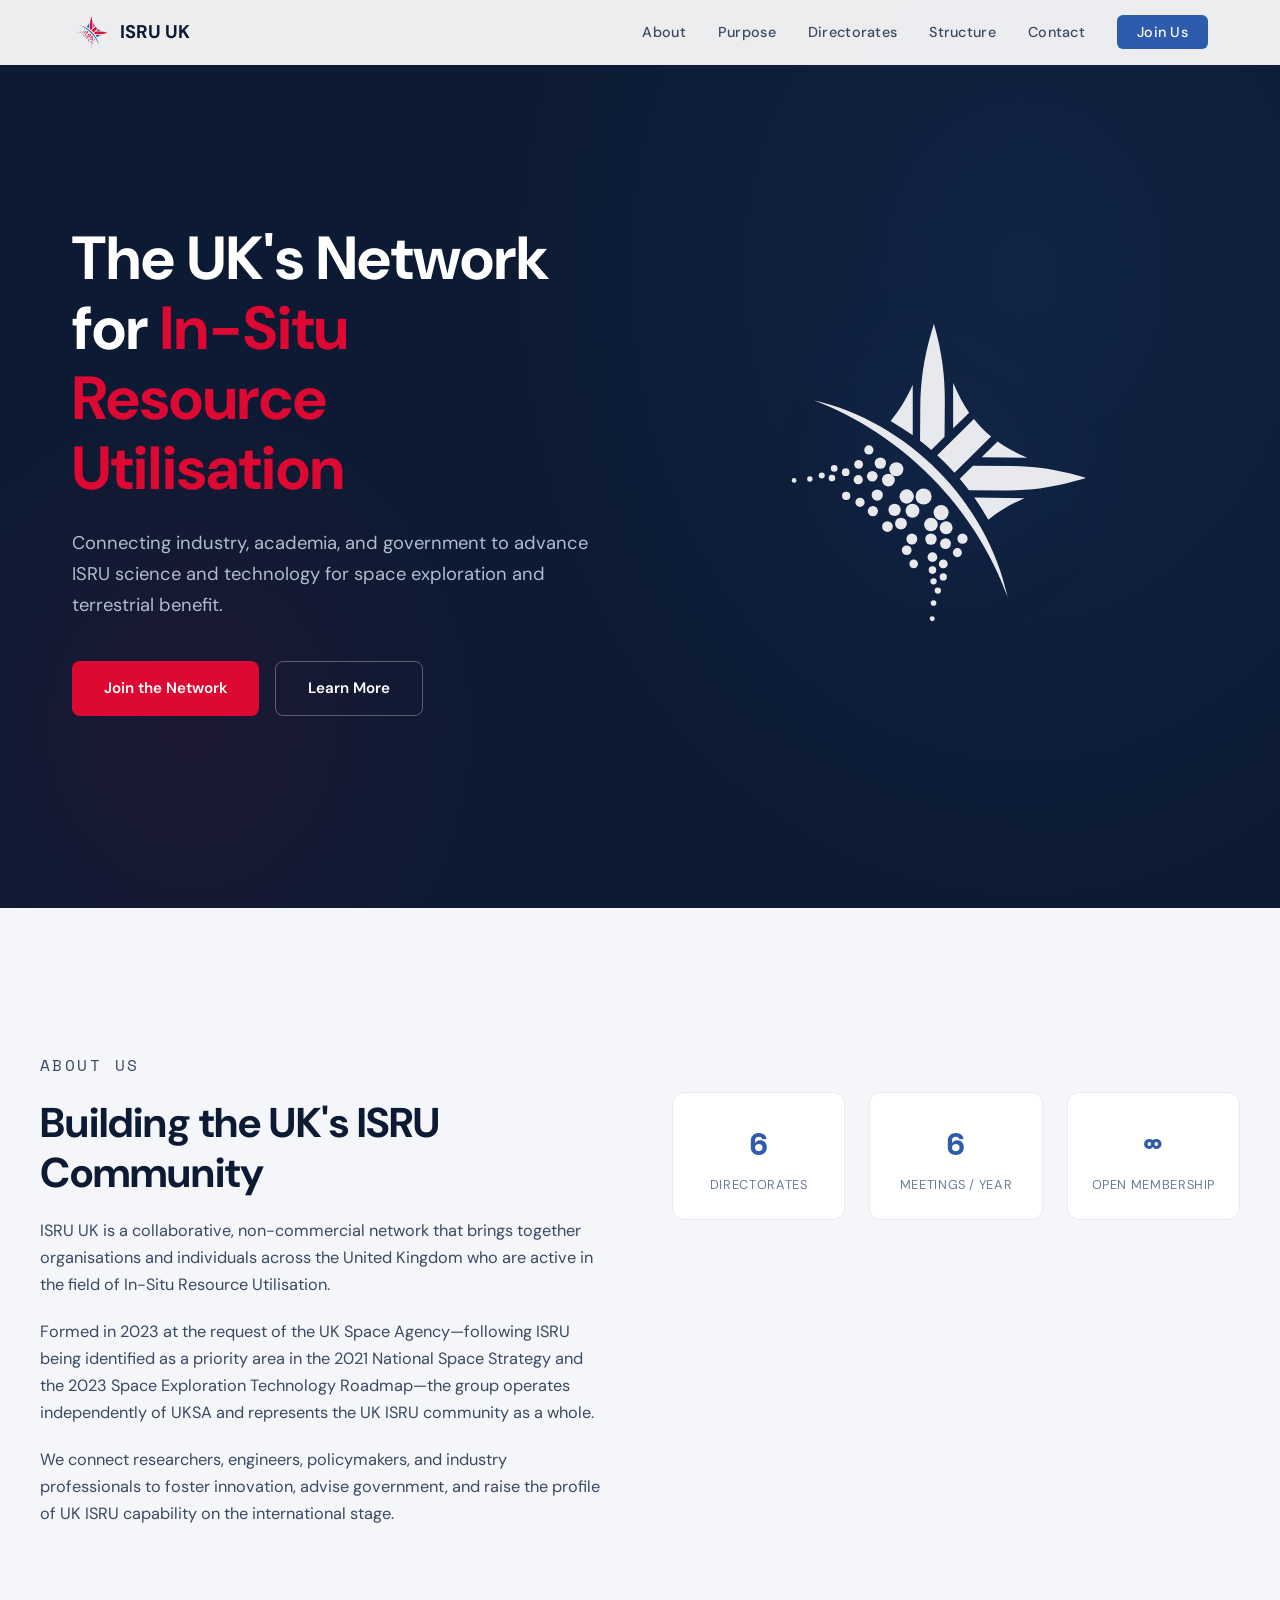
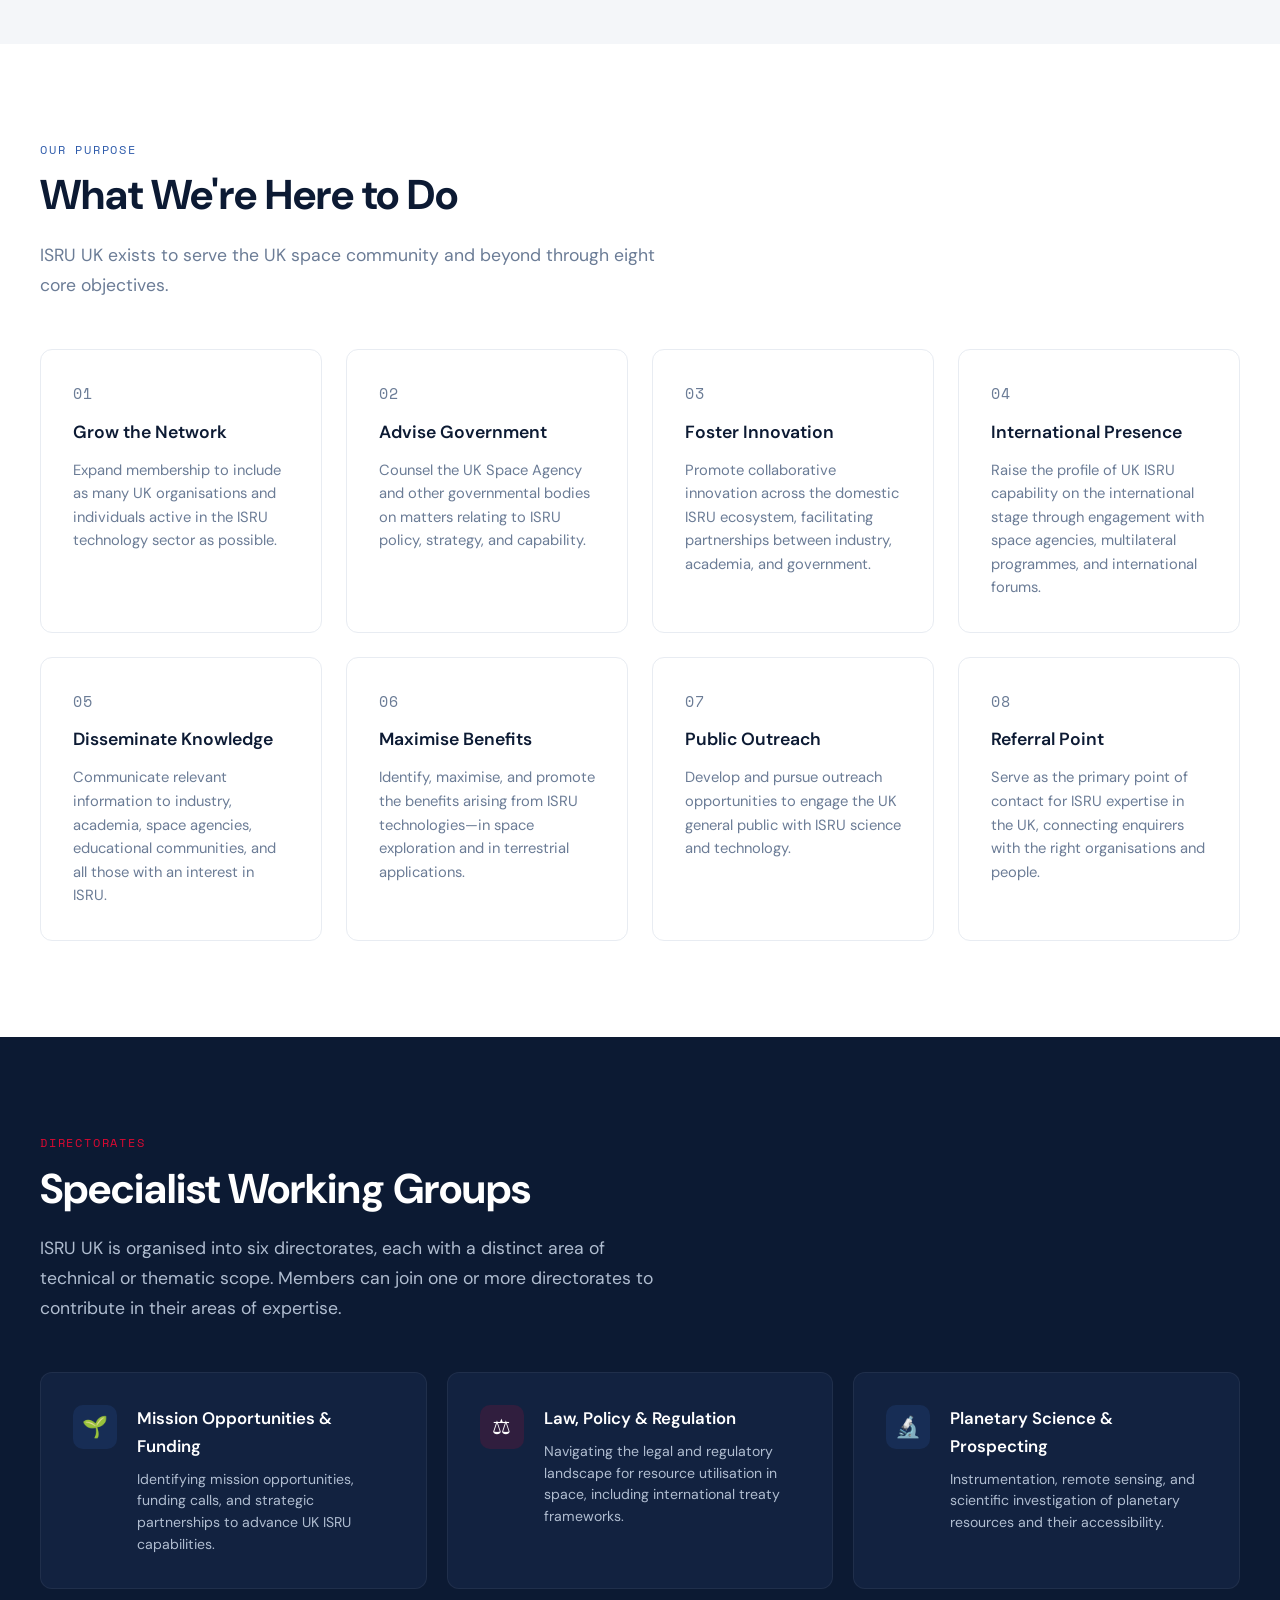
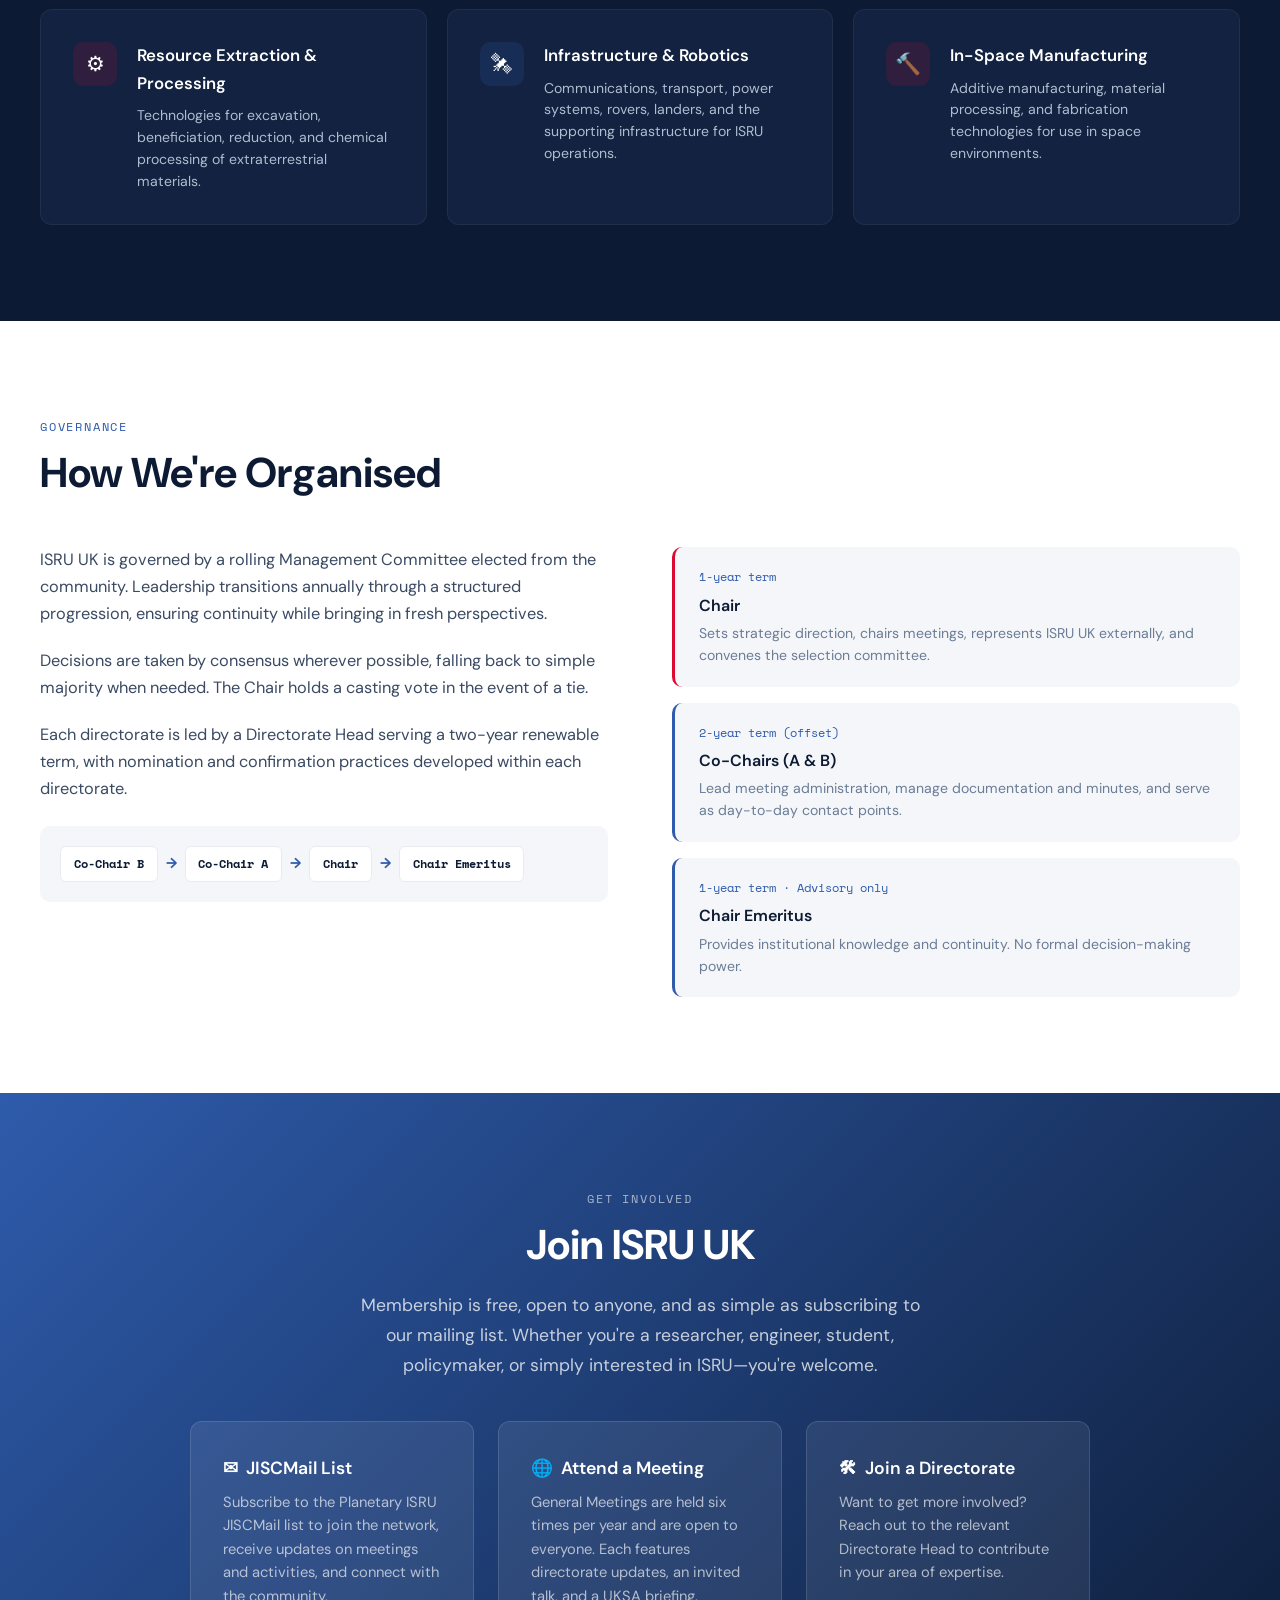
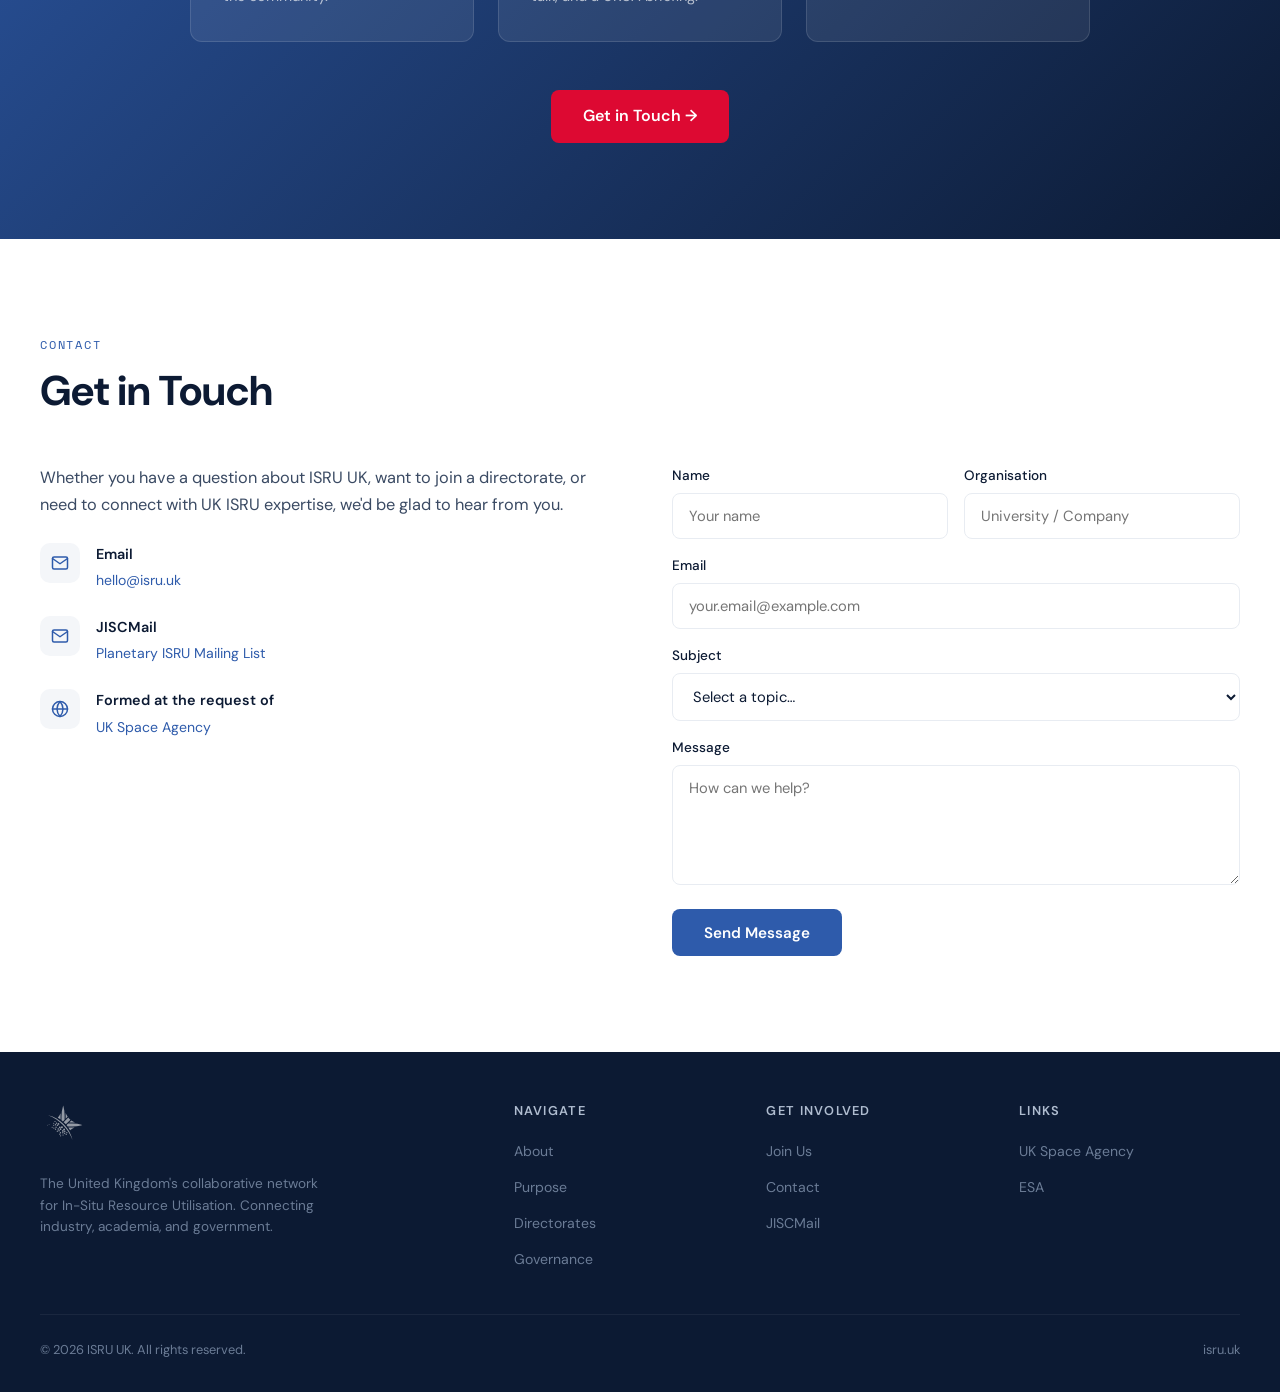
<file: site.html>
<!DOCTYPE html>
<html lang="en">
<head>
<meta charset="UTF-8">
<meta name="viewport" content="width=device-width, initial-scale=1.0">
<title>ISRU UK — In-Situ Resource Utilisation</title>
<meta name="description" content="ISRU UK is the United Kingdom's collaborative network for In-Situ Resource Utilisation, connecting industry, academia, and government.">
<link rel="preconnect" href="https://fonts.googleapis.com">
<link href="https://fonts.googleapis.com/css2?family=DM+Sans:ital,wght@0,300;0,400;0,500;0,600;0,700;1,400&family=Space+Mono:wght@400;700&display=swap" rel="stylesheet">
<style>
*, *::before, *::after { margin: 0; padding: 0; box-sizing: border-box; }

:root {
  --red: #dd0932;
  --blue: #2e5bab;
  --navy: #0c1a33;
  --navy-mid: #122240;
  --navy-light: #1a2d50;
  --white: #ffffff;
  --off-white: #f4f6f9;
  --gray-100: #e8ecf2;
  --gray-300: #b0bdd0;
  --gray-500: #6b7c96;
  --gray-700: #3a4a63;
  --font-body: 'DM Sans', sans-serif;
  --font-mono: 'Space Mono', monospace;
}

html { scroll-behavior: smooth; }

body {
  font-family: var(--font-body);
  color: var(--navy);
  background: var(--white);
  line-height: 1.65;
  -webkit-font-smoothing: antialiased;
}

/* ---- NAV ---- */
.nav {
  position: fixed;
  top: 0;
  left: 0;
  right: 0;
  z-index: 100;
  background: rgba(255,255,255,0.92);
  backdrop-filter: blur(16px);
  -webkit-backdrop-filter: blur(16px);
  border-bottom: 1px solid var(--gray-100);
  transition: box-shadow 0.3s;
}
.nav.scrolled { box-shadow: 0 2px 24px rgba(12,26,51,0.08); }
.nav-inner {
  max-width: 1200px;
  margin: 0 auto;
  padding: 0 2rem;
  display: flex;
  align-items: center;
  justify-content: space-between;
  height: 64px;
}
.nav-logo { display: flex; align-items: center; gap: 0.5rem; text-decoration: none; }
.nav-logo svg { height: 40px; width: auto; }
.nav-links { display: flex; gap: 2rem; list-style: none; }
.nav-links a {
  text-decoration: none;
  color: var(--gray-700);
  font-size: 0.9rem;
  font-weight: 500;
  letter-spacing: 0.02em;
  transition: color 0.2s;
}
.nav-links a:hover { color: var(--blue); }
.nav-cta {
  background: var(--blue);
  color: var(--white) !important;
  padding: 0.5rem 1.25rem;
  border-radius: 6px;
  transition: background 0.2s !important;
}
.nav-cta:hover { background: var(--navy) !important; }

.mobile-toggle {
  display: none;
  background: none;
  border: none;
  cursor: pointer;
  width: 32px;
  height: 32px;
  position: relative;
}
.mobile-toggle span {
  display: block;
  width: 22px;
  height: 2px;
  background: var(--navy);
  position: absolute;
  left: 5px;
  transition: all 0.3s;
}
.mobile-toggle span:nth-child(1) { top: 9px; }
.mobile-toggle span:nth-child(2) { top: 15px; }
.mobile-toggle span:nth-child(3) { top: 21px; }

/* ---- HERO ---- */
.hero {
  min-height: 100vh;
  background: var(--navy);
  display: flex;
  align-items: center;
  position: relative;
  overflow: hidden;
}
.hero::before {
  content: '';
  position: absolute;
  top: -40%;
  right: -20%;
  width: 80%;
  height: 140%;
  background: radial-gradient(ellipse at center, rgba(46,91,171,0.15) 0%, transparent 70%);
  pointer-events: none;
}
.hero::after {
  content: '';
  position: absolute;
  bottom: -20%;
  left: -10%;
  width: 50%;
  height: 80%;
  background: radial-gradient(ellipse at center, rgba(221,9,50,0.08) 0%, transparent 70%);
  pointer-events: none;
}
.hero-inner {
  max-width: 1200px;
  margin: 0 auto;
  padding: 8rem 2rem 6rem;
  display: grid;
  grid-template-columns: 1fr 1fr;
  gap: 4rem;
  align-items: center;
  position: relative;
  z-index: 1;
}
.hero-text h1 {
  font-size: clamp(2.5rem, 5vw, 3.8rem);
  font-weight: 700;
  color: var(--white);
  line-height: 1.15;
  margin-bottom: 1.5rem;
}
.hero-text h1 span { color: var(--red); }
.hero-text p {
  font-size: 1.15rem;
  color: var(--gray-300);
  max-width: 520px;
  margin-bottom: 2.5rem;
  line-height: 1.7;
}
.hero-buttons { display: flex; gap: 1rem; flex-wrap: wrap; }
.btn {
  display: inline-flex;
  align-items: center;
  gap: 0.5rem;
  padding: 0.85rem 2rem;
  border-radius: 8px;
  font-family: var(--font-body);
  font-size: 0.95rem;
  font-weight: 600;
  text-decoration: none;
  transition: all 0.25s;
  cursor: pointer;
  border: none;
}
.btn-primary {
  background: var(--red);
  color: var(--white);
}
.btn-primary:hover { background: #c4082c; transform: translateY(-1px); }
.btn-outline {
  background: transparent;
  color: var(--white);
  border: 1.5px solid rgba(255,255,255,0.3);
}
.btn-outline:hover {
  border-color: var(--white);
  background: rgba(255,255,255,0.06);
}
.hero-visual {
  display: flex;
  justify-content: center;
  align-items: center;
}
.hero-visual svg {
  width: 100%;
  max-width: 380px;
  height: auto;
  opacity: 0.9;
  filter: drop-shadow(0 0 60px rgba(46,91,171,0.2));
}

/* ---- SECTIONS ---- */
section { padding: 6rem 2rem; }
.section-inner { max-width: 1200px; margin: 0 auto; }

.section-label {
  font-family: var(--font-mono);
  font-size: 0.75rem;
  letter-spacing: 0.15em;
  text-transform: uppercase;
  color: var(--blue);
  margin-bottom: 0.75rem;
}
.section-title {
  font-size: clamp(1.8rem, 3.5vw, 2.6rem);
  font-weight: 700;
  color: var(--navy);
  line-height: 1.2;
  margin-bottom: 1.25rem;
}
.section-subtitle {
  font-size: 1.1rem;
  color: var(--gray-500);
  max-width: 640px;
  line-height: 1.7;
}

/* ---- ABOUT ---- */
.about { background: var(--off-white); }
.about-grid {
  display: grid;
  grid-template-columns: 1fr 1fr;
  gap: 4rem;
  margin-top: 3rem;
  align-items: start;
}
.about-text p {
  color: var(--gray-700);
  margin-bottom: 1.25rem;
  font-size: 1.02rem;
}
.stat-row {
  display: grid;
  grid-template-columns: repeat(3, 1fr);
  gap: 1.5rem;
  margin-top: 2.5rem;
}
.stat {
  text-align: center;
  padding: 1.5rem 1rem;
  background: var(--white);
  border-radius: 12px;
  border: 1px solid var(--gray-100);
}
.stat-num {
  font-size: 2rem;
  font-weight: 700;
  color: var(--blue);
  font-family: var(--font-mono);
}
.stat-label {
  font-size: 0.8rem;
  color: var(--gray-500);
  margin-top: 0.25rem;
  text-transform: uppercase;
  letter-spacing: 0.05em;
}

/* ---- PURPOSES ---- */
.purposes-grid {
  display: grid;
  grid-template-columns: repeat(auto-fit, minmax(280px, 1fr));
  gap: 1.5rem;
  margin-top: 3rem;
}
.purpose-card {
  padding: 2rem;
  background: var(--white);
  border-radius: 12px;
  border: 1px solid var(--gray-100);
  transition: border-color 0.25s, box-shadow 0.25s;
}
.purpose-card:hover {
  border-color: var(--blue);
  box-shadow: 0 8px 32px rgba(46,91,171,0.08);
}
.purpose-num {
  font-family: var(--font-mono);
  font-size: 0.8rem;
  color: var(--blue);
  margin-bottom: 0.75rem;
  letter-spacing: 0.05em;
}
.purpose-card h3 {
  font-size: 1.1rem;
  font-weight: 600;
  margin-bottom: 0.75rem;
  color: var(--navy);
}
.purpose-card p {
  font-size: 0.92rem;
  color: var(--gray-500);
  line-height: 1.6;
}

/* ---- DIRECTORATES ---- */
.directorates { background: var(--navy); color: var(--white); }
.directorates .section-label { color: var(--red); }
.directorates .section-title { color: var(--white); }
.directorates .section-subtitle { color: var(--gray-300); }
.dir-grid {
  display: grid;
  grid-template-columns: repeat(auto-fit, minmax(320px, 1fr));
  gap: 1.25rem;
  margin-top: 3rem;
}
.dir-card {
  padding: 2rem;
  background: var(--navy-mid);
  border-radius: 12px;
  border: 1px solid rgba(255,255,255,0.06);
  transition: border-color 0.25s, background 0.25s;
  display: flex;
  gap: 1.25rem;
  align-items: flex-start;
}
.dir-card:hover {
  border-color: rgba(255,255,255,0.15);
  background: var(--navy-light);
}
.dir-icon {
  flex-shrink: 0;
  width: 44px;
  height: 44px;
  border-radius: 10px;
  display: flex;
  align-items: center;
  justify-content: center;
  font-size: 1.3rem;
}
.dir-icon.blue { background: rgba(46,91,171,0.2); }
.dir-icon.red { background: rgba(221,9,50,0.15); }
.dir-card h3 {
  font-size: 1.05rem;
  font-weight: 600;
  margin-bottom: 0.5rem;
}
.dir-card p {
  font-size: 0.88rem;
  color: var(--gray-300);
  line-height: 1.55;
}

/* ---- STRUCTURE ---- */
.structure-grid {
  display: grid;
  grid-template-columns: 1fr 1fr;
  gap: 4rem;
  margin-top: 3rem;
  align-items: start;
}
.role-list { display: flex; flex-direction: column; gap: 1rem; }
.role-item {
  display: flex;
  gap: 1rem;
  padding: 1.25rem 1.5rem;
  background: var(--off-white);
  border-radius: 10px;
  border-left: 3px solid var(--blue);
}
.role-item.accent { border-left-color: var(--red); }
.role-item h4 {
  font-size: 1rem;
  font-weight: 600;
  color: var(--navy);
  margin-bottom: 0.25rem;
}
.role-item .term {
  font-family: var(--font-mono);
  font-size: 0.75rem;
  color: var(--blue);
  margin-bottom: 0.35rem;
}
.role-item p {
  font-size: 0.88rem;
  color: var(--gray-500);
  line-height: 1.55;
}
.structure-text p {
  color: var(--gray-700);
  margin-bottom: 1.25rem;
  font-size: 1.02rem;
}
.progression {
  display: flex;
  align-items: center;
  gap: 0.5rem;
  flex-wrap: wrap;
  margin-top: 1.5rem;
  padding: 1.25rem;
  background: var(--off-white);
  border-radius: 10px;
}
.progression-step {
  font-family: var(--font-mono);
  font-size: 0.78rem;
  font-weight: 700;
  color: var(--navy);
  padding: 0.4rem 0.8rem;
  background: var(--white);
  border-radius: 6px;
  border: 1px solid var(--gray-100);
}
.progression-arrow {
  color: var(--blue);
  font-size: 0.9rem;
  font-weight: 700;
}

/* ---- JOIN ---- */
.join {
  background: linear-gradient(135deg, var(--blue) 0%, var(--navy) 100%);
  color: var(--white);
  text-align: center;
}
.join .section-label { color: rgba(255,255,255,0.6); }
.join .section-title { color: var(--white); }
.join .section-subtitle {
  color: rgba(255,255,255,0.75);
  margin: 0 auto 2.5rem;
  max-width: 560px;
}
.join-methods {
  display: grid;
  grid-template-columns: repeat(auto-fit, minmax(260px, 1fr));
  gap: 1.5rem;
  max-width: 900px;
  margin: 0 auto 3rem;
}
.join-card {
  padding: 2rem;
  background: rgba(255,255,255,0.08);
  border-radius: 12px;
  border: 1px solid rgba(255,255,255,0.12);
  text-align: left;
}
.join-card h3 {
  font-size: 1.1rem;
  font-weight: 600;
  margin-bottom: 0.5rem;
}
.join-card p {
  font-size: 0.92rem;
  color: rgba(255,255,255,0.65);
  line-height: 1.6;
}
.join-card a {
  color: var(--white);
  text-decoration: underline;
  text-underline-offset: 3px;
}

/* ---- CONTACT ---- */
.contact-grid {
  display: grid;
  grid-template-columns: 1fr 1fr;
  gap: 4rem;
  margin-top: 3rem;
}
.contact-info p {
  color: var(--gray-700);
  margin-bottom: 1.5rem;
  font-size: 1.02rem;
}
.contact-item {
  display: flex;
  align-items: flex-start;
  gap: 1rem;
  margin-bottom: 1.5rem;
}
.contact-icon {
  flex-shrink: 0;
  width: 40px;
  height: 40px;
  border-radius: 10px;
  background: var(--off-white);
  display: flex;
  align-items: center;
  justify-content: center;
}
.contact-icon svg {
  width: 18px;
  height: 18px;
  stroke: var(--blue);
  fill: none;
  stroke-width: 2;
  stroke-linecap: round;
  stroke-linejoin: round;
}
.contact-item h4 {
  font-size: 0.9rem;
  font-weight: 600;
  color: var(--navy);
  margin-bottom: 0.15rem;
}
.contact-item p {
  font-size: 0.88rem;
  color: var(--gray-500);
  margin-bottom: 0;
}
.contact-item a {
  color: var(--blue);
  text-decoration: none;
}
.contact-item a:hover { text-decoration: underline; }

.contact-form { display: flex; flex-direction: column; gap: 1rem; }
.form-row { display: grid; grid-template-columns: 1fr 1fr; gap: 1rem; }
.contact-form label {
  font-size: 0.85rem;
  font-weight: 500;
  color: var(--navy);
  display: block;
  margin-bottom: 0.35rem;
}
.contact-form input, .contact-form textarea, .contact-form select {
  width: 100%;
  padding: 0.75rem 1rem;
  border: 1.5px solid var(--gray-100);
  border-radius: 8px;
  font-family: var(--font-body);
  font-size: 0.92rem;
  color: var(--navy);
  background: var(--white);
  transition: border-color 0.2s;
  outline: none;
}
.contact-form input:focus, .contact-form textarea:focus, .contact-form select:focus {
  border-color: var(--blue);
}
.contact-form textarea { resize: vertical; min-height: 120px; }
.btn-submit {
  background: var(--blue);
  color: var(--white);
  padding: 0.85rem 2rem;
  align-self: flex-start;
}
.btn-submit:hover { background: var(--navy); transform: translateY(-1px); }

/* ---- FOOTER ---- */
.footer {
  background: var(--navy);
  color: var(--gray-300);
  padding: 3rem 2rem 2rem;
}
.footer-inner {
  max-width: 1200px;
  margin: 0 auto;
  display: grid;
  grid-template-columns: 2fr 1fr 1fr 1fr;
  gap: 2rem;
}
.footer-brand svg { height: 48px; width: auto; margin-bottom: 1rem; opacity: 0.8; }
.footer-brand p {
  font-size: 0.85rem;
  color: var(--gray-500);
  max-width: 280px;
  line-height: 1.6;
}
.footer h4 {
  font-size: 0.8rem;
  text-transform: uppercase;
  letter-spacing: 0.1em;
  color: var(--gray-300);
  margin-bottom: 1rem;
  font-weight: 600;
}
.footer ul { list-style: none; }
.footer ul li { margin-bottom: 0.6rem; }
.footer ul a {
  color: var(--gray-500);
  text-decoration: none;
  font-size: 0.88rem;
  transition: color 0.2s;
}
.footer ul a:hover { color: var(--white); }
.footer-bottom {
  max-width: 1200px;
  margin: 2rem auto 0;
  padding-top: 1.5rem;
  border-top: 1px solid rgba(255,255,255,0.06);
  display: flex;
  justify-content: space-between;
  align-items: center;
  font-size: 0.8rem;
  color: var(--gray-500);
}

/* ---- ANIMATIONS ---- */
.fade-in {
  opacity: 0;
  transform: translateY(24px);
  transition: opacity 0.7s ease, transform 0.7s ease;
}
.fade-in.visible {
  opacity: 1;
  transform: translateY(0);
}

/* ---- RESPONSIVE ---- */
@media (max-width: 900px) {
  .hero-inner { grid-template-columns: 1fr; text-align: center; padding-top: 7rem; }
  .hero-text p { margin-left: auto; margin-right: auto; }
  .hero-buttons { justify-content: center; }
  .hero-visual { margin-top: 2rem; }
  .hero-visual svg { max-width: 240px; }
  .about-grid, .structure-grid, .contact-grid { grid-template-columns: 1fr; }
  .stat-row { grid-template-columns: repeat(3, 1fr); }
  .footer-inner { grid-template-columns: 1fr 1fr; }
  .form-row { grid-template-columns: 1fr; }
}
@media (max-width: 640px) {
  .nav-links { display: none; }
  .nav-links.open {
    display: flex;
    flex-direction: column;
    position: absolute;
    top: 64px;
    left: 0;
    right: 0;
    background: rgba(255,255,255,0.97);
    backdrop-filter: blur(16px);
    padding: 1.5rem 2rem;
    gap: 1rem;
    border-bottom: 1px solid var(--gray-100);
  }
  .mobile-toggle { display: block; }
  .hero-inner { padding-top: 6rem; }
  section { padding: 4rem 1.25rem; }
  .purposes-grid { grid-template-columns: 1fr; }
  .dir-grid { grid-template-columns: 1fr; }
  .stat-row { grid-template-columns: 1fr; gap: 0.75rem; }
  .footer-inner { grid-template-columns: 1fr; }
  .footer-bottom { flex-direction: column; gap: 0.5rem; text-align: center; }
  .progression { flex-direction: column; }
}
</style>
</head>
<body>

<!-- ========== NAV ========== -->
<nav class="nav" id="nav">
  <div class="nav-inner">
    <a href="#" class="nav-logo">
      <!-- Logo: Colour, no text, for nav -->
      <svg viewBox="0 0 420 420" xmlns="http://www.w3.org/2000/svg">
        <g><circle cx="166.82" cy="269.2" r="6.52" fill="#dd0932"/><circle cx="173.18" cy="298.75" r="5.36" fill="#2e5bab"/><circle cx="229.19" cy="301.35" r="4.99" fill="#2e5bab"/><circle cx="131.37" cy="187.81" r="5.1" fill="#2e5bab"/><circle cx="79.3" cy="216.06" r="3.32" fill="#dd0932"/><circle cx="199.99" cy="270.24" r="7.56" fill="#dd0932"/><circle cx="179.58" cy="255.06" r="7.67" fill="#dd0932"/><circle cx="66.15" cy="220.01" r="2.98" fill="#dd0932"/><circle cx="135.81" cy="255.46" r="5.66" fill="#2e5bab"/><circle cx="106.32" cy="238.67" r="4.55" fill="#2e5bab"/><circle cx="211.2" cy="257.13" r="8.35" fill="#dd0932"/><circle cx="191.82" cy="239.34" r="8.9" fill="#dd0932"/><circle cx="151.89" cy="272.56" r="5.89" fill="#dd0932"/><circle cx="159.78" cy="254.04" r="6.82" fill="#dd0932"/><circle cx="178.89" cy="286.38" r="6.04" fill="#2e5bab"/><circle cx="201.4" cy="374.37" r="2.76" fill="#dd0932"/><circle cx="120.07" cy="203.9" r="4.88" fill="#2e5bab"/><circle cx="199.99" cy="286.43" r="6.33" fill="#dd0932"/><circle cx="121.61" cy="245.78" r="5.1" fill="#2e5bab"/><circle cx="48.75" cy="221.6" r="2.61" fill="#dd0932"/><circle cx="207.58" cy="343.31" r="3.5" fill="#dd0932"/><circle cx="202.85" cy="333.09" r="3.5" fill="#dd0932"/><circle cx="201.66" cy="320.69" r="4.16" fill="#dd0932"/><circle cx="135.14" cy="216.89" r="5.89" fill="#dd0932"/><circle cx="201.63" cy="306.35" r="5.36" fill="#dd0932"/><circle cx="180.9" cy="313.73" r="4.77" fill="#2e5bab"/><circle cx="216.09" cy="291.36" r="6" fill="#dd0932"/><circle cx="119.64" cy="220.74" r="5.1" fill="#dd0932"/><circle cx="93.04" cy="208.25" r="3.65" fill="#dd0932"/><circle cx="90.58" cy="218.99" r="3.65" fill="#dd0932"/><circle cx="161.74" cy="209.15" r="7.79" fill="#dd0932"/><circle cx="152.95" cy="221.14" r="7.08" fill="#dd0932"/><circle cx="173.18" cy="239.34" r="7.9" fill="#dd0932"/><circle cx="216.76" cy="273.9" r="7.15" fill="#dd0932"/><circle cx="140.66" cy="237.71" r="6.22" fill="#2e5bab"/><circle cx="144.07" cy="202.41" r="6.33" fill="#2e5bab"/><circle cx="202.85" cy="357.03" r="3.13" fill="#dd0932"/><circle cx="234.85" cy="286" r="5.66" fill="#2e5bab"/><circle cx="213.59" cy="313.84" r="4.88" fill="#dd0932"/><circle cx="105.76" cy="212.39" r="4.28" fill="#dd0932"/><circle cx="213.59" cy="328.18" r="3.99" fill="#dd0932"/></g>
        <g><g><path d="M224.52,113.6v50.44s17.66-17.42,17.66-17.42c-6.57-9.54-12.33-20.42-17.66-33.02Z" fill="#2e5bab"/><path d="M179.88,171.68v-55.75c-7.18,15.85-15.07,28.86-24.54,39.86,8.41,4.86,16.6,10.16,24.54,15.89Z" fill="#2e5bab"/><path d="M273.63,178.51l-17.67,17.42,50.41.67c-12.52-5.5-23.31-11.4-32.74-18.09Z" fill="#2e5bab"/><path d="M303.32,241.23l-55.43-.77c5.6,7.96,10.77,16.17,15.49,24.58,11.07-9.23,24.11-16.89,39.94-23.8Z" fill="#2e5bab"/><path d="M225.99,213.01l40.5-39.94c-7.08-5.77-13.34-12.12-19.01-19.28l-40.54,39.98c3.48,3.2,6.88,6.48,10.21,9.86,3.02,3.07,5.97,6.2,8.84,9.39Z" fill="#dd0932"/><path d="M215.04,173.39l.28-39.97c.19-26.59-3.27-53.07-10.33-78.7-.58-2.11-1.16-4.25-1.75-6.43-1.06,3.74-2.11,7.38-3.16,10.93-7.75,26.19-11.69,53.35-11.88,80.66l-.26,37.82c4.22,3.27,8.36,6.67,12.41,10.18l14.7-14.49Z" fill="#dd0932"/><path d="M231.81,219.67c3.5,4.12,6.87,8.33,10.12,12.62l41.18.29c25.37.18,50.62-3.22,75.03-10.14,4.27-1.21,8.68-2.43,13.23-3.65h0c-2.76-.78-5.47-1.56-8.13-2.34-24.02-7.02-48.88-10.73-73.91-10.9l-42.88-.3-14.63,14.43Z" fill="#dd0932"/></g><path d="M284.8,350.51c-36.3-99.45-115.59-179.78-214.49-217.5,104.55,23.99,191.91,112.65,214.49,217.5h0Z" fill="#2e5bab"/></g>
      </svg>
      <span style="font-weight:700;font-size:1.15rem;color:var(--navy);">ISRU UK</span>
    </a>
    <ul class="nav-links" id="navLinks">
      <li><a href="#about">About</a></li>
      <li><a href="#purpose">Purpose</a></li>
      <li><a href="#directorates">Directorates</a></li>
      <li><a href="#structure">Structure</a></li>
      <li><a href="#contact">Contact</a></li>
      <li><a href="#join" class="nav-cta">Join Us</a></li>
    </ul>
    <button class="mobile-toggle" id="mobileToggle" aria-label="Menu">
      <span></span><span></span><span></span>
    </button>
  </div>
</nav>

<!-- ========== HERO ========== -->
<section class="hero">
  <div class="hero-inner">
    <div class="hero-text">
      <h1>The UK's Network for <span>In-Situ Resource Utilisation</span></h1>
      <p>Connecting industry, academia, and government to advance ISRU science and technology for space exploration and terrestrial benefit.</p>
      <div class="hero-buttons">
        <a href="#join" class="btn btn-primary">Join the Network</a>
        <a href="#about" class="btn btn-outline">Learn More</a>
      </div>
    </div>
    <div class="hero-visual">
      <!-- White logo for dark background -->
      <svg viewBox="0 0 420 420" xmlns="http://www.w3.org/2000/svg">
        <g><circle cx="166.83" cy="269.17" r="6.52" fill="#fff"/><circle cx="173.19" cy="298.72" r="5.36" fill="#fff"/><circle cx="229.2" cy="301.32" r="4.99" fill="#fff"/><circle cx="131.38" cy="187.78" r="5.1" fill="#fff"/><circle cx="79.31" cy="216.03" r="3.32" fill="#fff"/><circle cx="200" cy="270.21" r="7.56" fill="#fff"/><circle cx="179.59" cy="255.03" r="7.67" fill="#fff"/><circle cx="66.16" cy="219.98" r="2.98" fill="#fff"/><circle cx="135.82" cy="255.43" r="5.66" fill="#fff"/><circle cx="106.33" cy="238.64" r="4.55" fill="#fff"/><circle cx="211.21" cy="257.1" r="8.35" fill="#fff"/><circle cx="191.83" cy="239.31" r="8.9" fill="#fff"/><circle cx="151.9" cy="272.53" r="5.89" fill="#fff"/><circle cx="159.79" cy="254.01" r="6.82" fill="#fff"/><circle cx="178.9" cy="286.35" r="6.04" fill="#fff"/><circle cx="201.41" cy="374.34" r="2.76" fill="#fff"/><circle cx="120.08" cy="203.87" r="4.88" fill="#fff"/><circle cx="200" cy="286.4" r="6.33" fill="#fff"/><circle cx="121.62" cy="245.75" r="5.1" fill="#fff"/><circle cx="48.76" cy="221.57" r="2.61" fill="#fff"/><circle cx="207.59" cy="343.28" r="3.5" fill="#fff"/><circle cx="202.87" cy="333.06" r="3.5" fill="#fff"/><circle cx="201.67" cy="320.66" r="4.16" fill="#fff"/><circle cx="135.15" cy="216.86" r="5.89" fill="#fff"/><circle cx="201.64" cy="306.32" r="5.36" fill="#fff"/><circle cx="180.91" cy="313.7" r="4.77" fill="#fff"/><circle cx="216.1" cy="291.33" r="6" fill="#fff"/><circle cx="119.65" cy="220.71" r="5.1" fill="#fff"/><circle cx="93.05" cy="208.22" r="3.65" fill="#fff"/><circle cx="90.59" cy="218.96" r="3.65" fill="#fff"/><circle cx="161.75" cy="209.12" r="7.79" fill="#fff"/><circle cx="152.96" cy="221.11" r="7.08" fill="#fff"/><circle cx="173.19" cy="239.31" r="7.9" fill="#fff"/><circle cx="216.77" cy="273.88" r="7.15" fill="#fff"/><circle cx="140.67" cy="237.68" r="6.22" fill="#fff"/><circle cx="144.08" cy="202.38" r="6.33" fill="#fff"/><circle cx="202.86" cy="357" r="3.13" fill="#fff"/><circle cx="234.86" cy="285.97" r="5.66" fill="#fff"/><circle cx="213.6" cy="313.81" r="4.88" fill="#fff"/><circle cx="105.77" cy="212.37" r="4.28" fill="#fff"/><circle cx="213.6" cy="328.15" r="3.99" fill="#fff"/></g>
        <g><g><path d="M224.53,113.57v50.44s17.66-17.42,17.66-17.42c-6.57-9.54-12.33-20.42-17.66-33.02Z" fill="#fff"/><path d="M179.89,171.65v-55.75c-7.18,15.85-15.07,28.86-24.54,39.86,8.41,4.86,16.6,10.16,24.54,15.89Z" fill="#fff"/><path d="M273.64,178.48l-17.67,17.42,50.41.67c-12.52-5.5-23.31-11.4-32.74-18.09Z" fill="#fff"/><path d="M303.33,241.2l-55.43-.77c5.6,7.96,10.77,16.17,15.49,24.58,11.07-9.23,24.11-16.89,39.94-23.8Z" fill="#fff"/><path d="M226,212.98l40.5-39.94c-7.08-5.77-13.34-12.12-19.01-19.28l-40.54,39.98c3.48,3.2,6.88,6.48,10.21,9.86,3.02,3.07,5.97,6.2,8.84,9.39Z" fill="#fff"/><path d="M215.05,173.36l.28-39.97c.19-26.59-3.27-53.07-10.33-78.7-.58-2.11-1.16-4.25-1.75-6.43-1.06,3.74-2.11,7.38-3.16,10.93-7.75,26.19-11.69,53.35-11.88,80.66l-.26,37.82c4.22,3.27,8.36,6.67,12.41,10.18l14.7-14.49Z" fill="#fff"/><path d="M231.82,219.64c3.5,4.12,6.87,8.33,10.12,12.62l41.18.29c25.37.18,50.62-3.22,75.03-10.14,4.27-1.21,8.68-2.43,13.23-3.65h0c-2.76-.78-5.47-1.56-8.13-2.34-24.02-7.02-48.88-10.73-73.91-10.9l-42.88-.3-14.63,14.43Z" fill="#fff"/></g><path d="M284.81,350.49c-36.3-99.45-115.59-179.78-214.49-217.5,104.55,23.99,191.91,112.65,214.49,217.5h0Z" fill="#fff"/></g>
      </svg>
    </div>
  </div>
</section>

<!-- ========== ABOUT ========== -->
<section class="about" id="about">
  <div class="section-inner">
    <div class="about-grid fade-in">
      <div class="about-text">
        <p class="section-label">About Us</p>
        <h2 class="section-title">Building the UK's ISRU Community</h2>
        <p>ISRU UK is a collaborative, non-commercial network that brings together organisations and individuals across the United Kingdom who are active in the field of In-Situ Resource Utilisation.</p>
        <p>Formed in 2023 at the request of the UK Space Agency&mdash;following ISRU being identified as a priority area in the 2021 National Space Strategy and the 2023 Space Exploration Technology Roadmap&mdash;the group operates independently of UKSA and represents the UK ISRU community as a whole.</p>
        <p>We connect researchers, engineers, policymakers, and industry professionals to foster innovation, advise government, and raise the profile of UK ISRU capability on the international stage.</p>
      </div>
      <div>
        <div class="stat-row">
          <div class="stat">
            <div class="stat-num">6</div>
            <div class="stat-label">Directorates</div>
          </div>
          <div class="stat">
            <div class="stat-num">6</div>
            <div class="stat-label">Meetings / Year</div>
          </div>
          <div class="stat">
            <div class="stat-num">&infin;</div>
            <div class="stat-label">Open Membership</div>
          </div>
        </div>
      </div>
    </div>
  </div>
</section>

<!-- ========== PURPOSE ========== -->
<section id="purpose">
  <div class="section-inner">
    <p class="section-label fade-in">Our Purpose</p>
    <h2 class="section-title fade-in">What We're Here to Do</h2>
    <p class="section-subtitle fade-in">ISRU UK exists to serve the UK space community and beyond through eight core objectives.</p>
    <div class="purposes-grid">
      <div class="purpose-card fade-in">
        <p class="purpose-num">01</p>
        <h3>Grow the Network</h3>
        <p>Expand membership to include as many UK organisations and individuals active in the ISRU technology sector as possible.</p>
      </div>
      <div class="purpose-card fade-in">
        <p class="purpose-num">02</p>
        <h3>Advise Government</h3>
        <p>Counsel the UK Space Agency and other governmental bodies on matters relating to ISRU policy, strategy, and capability.</p>
      </div>
      <div class="purpose-card fade-in">
        <p class="purpose-num">03</p>
        <h3>Foster Innovation</h3>
        <p>Promote collaborative innovation across the domestic ISRU ecosystem, facilitating partnerships between industry, academia, and government.</p>
      </div>
      <div class="purpose-card fade-in">
        <p class="purpose-num">04</p>
        <h3>International Presence</h3>
        <p>Raise the profile of UK ISRU capability on the international stage through engagement with space agencies, multilateral programmes, and international forums.</p>
      </div>
      <div class="purpose-card fade-in">
        <p class="purpose-num">05</p>
        <h3>Disseminate Knowledge</h3>
        <p>Communicate relevant information to industry, academia, space agencies, educational communities, and all those with an interest in ISRU.</p>
      </div>
      <div class="purpose-card fade-in">
        <p class="purpose-num">06</p>
        <h3>Maximise Benefits</h3>
        <p>Identify, maximise, and promote the benefits arising from ISRU technologies&mdash;in space exploration and in terrestrial applications.</p>
      </div>
      <div class="purpose-card fade-in">
        <p class="purpose-num">07</p>
        <h3>Public Outreach</h3>
        <p>Develop and pursue outreach opportunities to engage the UK general public with ISRU science and technology.</p>
      </div>
      <div class="purpose-card fade-in">
        <p class="purpose-num">08</p>
        <h3>Referral Point</h3>
        <p>Serve as the primary point of contact for ISRU expertise in the UK, connecting enquirers with the right organisations and people.</p>
      </div>
    </div>
  </div>
</section>

<!-- ========== DIRECTORATES ========== -->
<section class="directorates" id="directorates">
  <div class="section-inner">
    <p class="section-label fade-in">Directorates</p>
    <h2 class="section-title fade-in">Specialist Working Groups</h2>
    <p class="section-subtitle fade-in">ISRU UK is organised into six directorates, each with a distinct area of technical or thematic scope. Members can join one or more directorates to contribute in their areas of expertise.</p>
    <div class="dir-grid">
      <div class="dir-card fade-in">
        <div class="dir-icon blue">&#127793;</div>
        <div>
          <h3>Mission Opportunities &amp; Funding</h3>
          <p>Identifying mission opportunities, funding calls, and strategic partnerships to advance UK ISRU capabilities.</p>
        </div>
      </div>
      <div class="dir-card fade-in">
        <div class="dir-icon red">&#9878;</div>
        <div>
          <h3>Law, Policy &amp; Regulation</h3>
          <p>Navigating the legal and regulatory landscape for resource utilisation in space, including international treaty frameworks.</p>
        </div>
      </div>
      <div class="dir-card fade-in">
        <div class="dir-icon blue">&#128300;</div>
        <div>
          <h3>Planetary Science &amp; Prospecting</h3>
          <p>Instrumentation, remote sensing, and scientific investigation of planetary resources and their accessibility.</p>
        </div>
      </div>
      <div class="dir-card fade-in">
        <div class="dir-icon red">&#9881;</div>
        <div>
          <h3>Resource Extraction &amp; Processing</h3>
          <p>Technologies for excavation, beneficiation, reduction, and chemical processing of extraterrestrial materials.</p>
        </div>
      </div>
      <div class="dir-card fade-in">
        <div class="dir-icon blue">&#128752;</div>
        <div>
          <h3>Infrastructure &amp; Robotics</h3>
          <p>Communications, transport, power systems, rovers, landers, and the supporting infrastructure for ISRU operations.</p>
        </div>
      </div>
      <div class="dir-card fade-in">
        <div class="dir-icon red">&#128296;</div>
        <div>
          <h3>In-Space Manufacturing</h3>
          <p>Additive manufacturing, material processing, and fabrication technologies for use in space environments.</p>
        </div>
      </div>
    </div>
  </div>
</section>

<!-- ========== STRUCTURE ========== -->
<section id="structure">
  <div class="section-inner">
    <p class="section-label fade-in">Governance</p>
    <h2 class="section-title fade-in">How We're Organised</h2>
    <div class="structure-grid">
      <div class="fade-in">
        <div class="structure-text">
          <p>ISRU UK is governed by a rolling Management Committee elected from the community. Leadership transitions annually through a structured progression, ensuring continuity while bringing in fresh perspectives.</p>
          <p>Decisions are taken by consensus wherever possible, falling back to simple majority when needed. The Chair holds a casting vote in the event of a tie.</p>
          <p>Each directorate is led by a Directorate Head serving a two-year renewable term, with nomination and confirmation practices developed within each directorate.</p>
        </div>
        <div class="progression">
          <span class="progression-step">Co-Chair B</span>
          <span class="progression-arrow">&rarr;</span>
          <span class="progression-step">Co-Chair A</span>
          <span class="progression-arrow">&rarr;</span>
          <span class="progression-step">Chair</span>
          <span class="progression-arrow">&rarr;</span>
          <span class="progression-step">Chair Emeritus</span>
        </div>
      </div>
      <div class="role-list fade-in">
        <div class="role-item accent">
          <div>
            <div class="term">1-year term</div>
            <h4>Chair</h4>
            <p>Sets strategic direction, chairs meetings, represents ISRU UK externally, and convenes the selection committee.</p>
          </div>
        </div>
        <div class="role-item">
          <div>
            <div class="term">2-year term (offset)</div>
            <h4>Co-Chairs (A &amp; B)</h4>
            <p>Lead meeting administration, manage documentation and minutes, and serve as day-to-day contact points.</p>
          </div>
        </div>
        <div class="role-item">
          <div>
            <div class="term">1-year term &middot; Advisory only</div>
            <h4>Chair Emeritus</h4>
            <p>Provides institutional knowledge and continuity. No formal decision-making power.</p>
          </div>
        </div>
      </div>
    </div>
  </div>
</section>

<!-- ========== JOIN ========== -->
<section class="join" id="join">
  <div class="section-inner">
    <p class="section-label fade-in">Get Involved</p>
    <h2 class="section-title fade-in">Join ISRU UK</h2>
    <p class="section-subtitle fade-in">Membership is free, open to anyone, and as simple as subscribing to our mailing list. Whether you're a researcher, engineer, student, policymaker, or simply interested in ISRU&mdash;you're welcome.</p>
    <div class="join-methods fade-in">
      <div class="join-card">
        <h3>&#9993; &nbsp;JISCMail List</h3>
        <p>Subscribe to the Planetary ISRU JISCMail list to join the network, receive updates on meetings and activities, and connect with the community.</p>
      </div>
      <div class="join-card">
        <h3>&#127760; &nbsp;Attend a Meeting</h3>
        <p>General Meetings are held six times per year and are open to everyone. Each features directorate updates, an invited talk, and a UKSA briefing.</p>
      </div>
      <div class="join-card">
        <h3>&#128736; &nbsp;Join a Directorate</h3>
        <p>Want to get more involved? Reach out to the relevant Directorate Head to contribute in your area of expertise.</p>
      </div>
    </div>
    <a href="#contact" class="btn btn-primary" style="font-size:1rem;">Get in Touch &rarr;</a>
  </div>
</section>

<!-- ========== CONTACT ========== -->
<section id="contact">
  <div class="section-inner">
    <p class="section-label fade-in">Contact</p>
    <h2 class="section-title fade-in">Get in Touch</h2>
    <div class="contact-grid">
      <div class="contact-info fade-in">
        <p>Whether you have a question about ISRU UK, want to join a directorate, or need to connect with UK ISRU expertise, we'd be glad to hear from you.</p>
        <div class="contact-item">
          <div class="contact-icon">
            <svg viewBox="0 0 24 24"><path d="M4 4h16c1.1 0 2 .9 2 2v12c0 1.1-.9 2-2 2H4c-1.1 0-2-.9-2-2V6c0-1.1.9-2 2-2z"/><polyline points="22,6 12,13 2,6"/></svg>
          </div>
          <div>
            <h4>Email</h4>
            <p><a href="mailto:hello@isru.uk">hello@isru.uk</a></p>
          </div>
        </div>
        <div class="contact-item">
          <div class="contact-icon">
            <svg viewBox="0 0 24 24"><path d="M4 4h16c1.1 0 2 .9 2 2v12c0 1.1-.9 2-2 2H4c-1.1 0-2-.9-2-2V6c0-1.1.9-2 2-2z"/><polyline points="22,6 12,13 2,6"/></svg>
          </div>
          <div>
            <h4>JISCMail</h4>
            <p><a href="https://www.jiscmail.ac.uk/cgi-bin/webadmin?A0=PLANETARY-ISRU" target="_blank" rel="noopener">Planetary ISRU Mailing List</a></p>
          </div>
        </div>
        <div class="contact-item">
          <div class="contact-icon">
            <svg viewBox="0 0 24 24"><circle cx="12" cy="12" r="10"/><line x1="2" y1="12" x2="22" y2="12"/><path d="M12 2a15.3 15.3 0 0 1 4 10 15.3 15.3 0 0 1-4 10 15.3 15.3 0 0 1-4-10 15.3 15.3 0 0 1 4-10z"/></svg>
          </div>
          <div>
            <h4>Formed at the request of</h4>
            <p><a href="https://www.gov.uk/government/organisations/uk-space-agency" target="_blank" rel="noopener">UK Space Agency</a></p>
          </div>
        </div>
      </div>
      <div class="fade-in">
        <div class="contact-form" id="contactForm">
          <div class="form-row">
            <div>
              <label for="name">Name</label>
              <input type="text" id="name" placeholder="Your name">
            </div>
            <div>
              <label for="org">Organisation</label>
              <input type="text" id="org" placeholder="University / Company">
            </div>
          </div>
          <div>
            <label for="email">Email</label>
            <input type="email" id="email" placeholder="your.email@example.com">
          </div>
          <div>
            <label for="subject">Subject</label>
            <select id="subject">
              <option value="">Select a topic&hellip;</option>
              <option>General enquiry</option>
              <option>Joining the network</option>
              <option>Joining a directorate</option>
              <option>ISRU expertise referral</option>
              <option>Press / media</option>
              <option>Other</option>
            </select>
          </div>
          <div>
            <label for="message">Message</label>
            <textarea id="message" placeholder="How can we help?"></textarea>
          </div>
          <button class="btn btn-submit" onclick="handleSubmit()">Send Message</button>
          <p id="formNote" style="font-size:0.82rem;color:var(--gray-500);display:none;">This form will open your email client with the message pre-filled. Alternatively, email us directly at hello@isru.uk.</p>
        </div>
      </div>
    </div>
  </div>
</section>

<!-- ========== FOOTER ========== -->
<footer class="footer">
  <div class="footer-inner">
    <div class="footer-brand">
      <svg viewBox="0 0 420 420" xmlns="http://www.w3.org/2000/svg" style="height:48px;">
        <g opacity="0.7"><circle cx="166.83" cy="269.17" r="6.52" fill="#fff"/><circle cx="173.19" cy="298.72" r="5.36" fill="#fff"/><circle cx="229.2" cy="301.32" r="4.99" fill="#fff"/><circle cx="131.38" cy="187.78" r="5.1" fill="#fff"/><circle cx="79.31" cy="216.03" r="3.32" fill="#fff"/><circle cx="200" cy="270.21" r="7.56" fill="#fff"/><circle cx="179.59" cy="255.03" r="7.67" fill="#fff"/><circle cx="66.16" cy="219.98" r="2.98" fill="#fff"/><circle cx="135.82" cy="255.43" r="5.66" fill="#fff"/><circle cx="106.33" cy="238.64" r="4.55" fill="#fff"/><circle cx="211.21" cy="257.1" r="8.35" fill="#fff"/><circle cx="191.83" cy="239.31" r="8.9" fill="#fff"/><circle cx="151.9" cy="272.53" r="5.89" fill="#fff"/><circle cx="159.79" cy="254.01" r="6.82" fill="#fff"/><circle cx="178.9" cy="286.35" r="6.04" fill="#fff"/><circle cx="120.08" cy="203.87" r="4.88" fill="#fff"/><circle cx="200" cy="286.4" r="6.33" fill="#fff"/><circle cx="121.62" cy="245.75" r="5.1" fill="#fff"/><circle cx="135.15" cy="216.86" r="5.89" fill="#fff"/><circle cx="201.64" cy="306.32" r="5.36" fill="#fff"/><circle cx="180.91" cy="313.7" r="4.77" fill="#fff"/><circle cx="216.1" cy="291.33" r="6" fill="#fff"/><circle cx="119.65" cy="220.71" r="5.1" fill="#fff"/><circle cx="161.75" cy="209.12" r="7.79" fill="#fff"/><circle cx="152.96" cy="221.11" r="7.08" fill="#fff"/><circle cx="173.19" cy="239.31" r="7.9" fill="#fff"/><circle cx="216.77" cy="273.88" r="7.15" fill="#fff"/><circle cx="140.67" cy="237.68" r="6.22" fill="#fff"/><circle cx="144.08" cy="202.38" r="6.33" fill="#fff"/><circle cx="234.86" cy="285.97" r="5.66" fill="#fff"/></g>
        <g opacity="0.7"><g><path d="M224.53,113.57v50.44s17.66-17.42,17.66-17.42c-6.57-9.54-12.33-20.42-17.66-33.02Z" fill="#fff"/><path d="M179.89,171.65v-55.75c-7.18,15.85-15.07,28.86-24.54,39.86,8.41,4.86,16.6,10.16,24.54,15.89Z" fill="#fff"/><path d="M273.64,178.48l-17.67,17.42,50.41.67c-12.52-5.5-23.31-11.4-32.74-18.09Z" fill="#fff"/><path d="M303.33,241.2l-55.43-.77c5.6,7.96,10.77,16.17,15.49,24.58,11.07-9.23,24.11-16.89,39.94-23.8Z" fill="#fff"/><path d="M226,212.98l40.5-39.94c-7.08-5.77-13.34-12.12-19.01-19.28l-40.54,39.98c3.48,3.2,6.88,6.48,10.21,9.86,3.02,3.07,5.97,6.2,8.84,9.39Z" fill="#fff"/><path d="M215.05,173.36l.28-39.97c.19-26.59-3.27-53.07-10.33-78.7-.58-2.11-1.16-4.25-1.75-6.43-1.06,3.74-2.11,7.38-3.16,10.93-7.75,26.19-11.69,53.35-11.88,80.66l-.26,37.82c4.22,3.27,8.36,6.67,12.41,10.18l14.7-14.49Z" fill="#fff"/><path d="M231.82,219.64c3.5,4.12,6.87,8.33,10.12,12.62l41.18.29c25.37.18,50.62-3.22,75.03-10.14,4.27-1.21,8.68-2.43,13.23-3.65h0c-2.76-.78-5.47-1.56-8.13-2.34-24.02-7.02-48.88-10.73-73.91-10.9l-42.88-.3-14.63,14.43Z" fill="#fff"/></g><path d="M284.81,350.49c-36.3-99.45-115.59-179.78-214.49-217.5,104.55,23.99,191.91,112.65,214.49,217.5h0Z" fill="#fff"/></g>
      </svg>
      <p>The United Kingdom's collaborative network for In-Situ Resource Utilisation. Connecting industry, academia, and government.</p>
    </div>
    <div>
      <h4>Navigate</h4>
      <ul>
        <li><a href="#about">About</a></li>
        <li><a href="#purpose">Purpose</a></li>
        <li><a href="#directorates">Directorates</a></li>
        <li><a href="#structure">Governance</a></li>
      </ul>
    </div>
    <div>
      <h4>Get Involved</h4>
      <ul>
        <li><a href="#join">Join Us</a></li>
        <li><a href="#contact">Contact</a></li>
        <li><a href="https://www.jiscmail.ac.uk/cgi-bin/webadmin?A0=PLANETARY-ISRU" target="_blank" rel="noopener">JISCMail</a></li>
      </ul>
    </div>
    <div>
      <h4>Links</h4>
      <ul>
        <li><a href="https://www.gov.uk/government/organisations/uk-space-agency" target="_blank" rel="noopener">UK Space Agency</a></li>
        <li><a href="https://www.esa.int" target="_blank" rel="noopener">ESA</a></li>
      </ul>
    </div>
  </div>
  <div class="footer-bottom">
    <span>&copy; 2026 ISRU UK. All rights reserved.</span>
    <span>isru.uk</span>
  </div>
</footer>

<script>
// Nav scroll effect
const nav = document.getElementById('nav');
window.addEventListener('scroll', () => {
  nav.classList.toggle('scrolled', window.scrollY > 20);
});

// Mobile menu
document.getElementById('mobileToggle').addEventListener('click', () => {
  document.getElementById('navLinks').classList.toggle('open');
});

// Close mobile menu on link click
document.querySelectorAll('.nav-links a').forEach(a => {
  a.addEventListener('click', () => {
    document.getElementById('navLinks').classList.remove('open');
  });
});

// Scroll animations
const observer = new IntersectionObserver((entries) => {
  entries.forEach(entry => {
    if (entry.isIntersecting) {
      entry.target.classList.add('visible');
    }
  });
}, { threshold: 0.1 });

document.querySelectorAll('.fade-in').forEach(el => observer.observe(el));

// Contact form - mailto fallback (no backend)
function handleSubmit() {
  const name = document.getElementById('name').value;
  const org = document.getElementById('org').value;
  const email = document.getElementById('email').value;
  const subject = document.getElementById('subject').value || 'Website Enquiry';
  const message = document.getElementById('message').value;

  const body = `Name: ${name}\nOrganisation: ${org}\nEmail: ${email}\n\n${message}`;
  const mailto = `mailto:hello@isru.uk?subject=${encodeURIComponent(subject)}&body=${encodeURIComponent(body)}`;
  window.location.href = mailto;

  document.getElementById('formNote').style.display = 'block';
}
</script>
</body>
</html>
</file>
<file: assets/css/style.css>
/* ISRU UK — Shared Stylesheet */
*, *::before, *::after { margin: 0; padding: 0; box-sizing: border-box; }

:root {
  --red: #dd0932;
  --blue: #2e5bab;
  --navy: #0c1a33;
  --navy-mid: #122240;
  --navy-light: #1a2d50;
  --white: #ffffff;
  --off-white: #f4f6f9;
  --gray-100: #e8ecf2;
  --gray-300: #b0bdd0;
  --gray-500: #6b7c96;
  --gray-700: #3a4a63;
  --font-body: 'DM Sans', sans-serif;
  --font-mono: 'Space Mono', monospace;
}

html { scroll-behavior: smooth; }
body { font-family: var(--font-body); color: var(--navy); background: var(--white); line-height: 1.65; -webkit-font-smoothing: antialiased; }

/* ---- NAV ---- */
.nav { position: fixed; top: 0; left: 0; right: 0; z-index: 100; background: rgba(255,255,255,0.93); backdrop-filter: blur(16px); -webkit-backdrop-filter: blur(16px); border-bottom: 1px solid var(--gray-100); transition: box-shadow 0.3s; }
.nav.scrolled { box-shadow: 0 2px 24px rgba(12,26,51,0.08); }
.nav-inner { max-width: 1200px; margin: 0 auto; padding: 0 2rem; display: flex; align-items: center; justify-content: space-between; height: 64px; }
.nav-logo { display: flex; align-items: center; gap: 0.6rem; text-decoration: none; }
.nav-logo svg { height: 36px; width: auto; }
.nav-logo-text { font-weight: 700; font-size: 1.1rem; color: var(--navy); }
.nav-links { display: flex; gap: 0.25rem; list-style: none; align-items: center; }
.nav-links a { text-decoration: none; color: var(--gray-700); font-size: 0.88rem; font-weight: 500; padding: 0.4rem 0.75rem; border-radius: 6px; transition: all 0.2s; }
.nav-links a:hover { color: var(--blue); background: rgba(46,91,171,0.06); }
.nav-links a.active { color: var(--blue); font-weight: 600; }
.nav-cta { background: var(--blue) !important; color: var(--white) !important; padding: 0.5rem 1.25rem !important; border-radius: 6px !important; }
.nav-cta:hover { background: var(--navy) !important; }
.mobile-toggle { display: none; background: none; border: none; cursor: pointer; width: 32px; height: 32px; position: relative; }
.mobile-toggle span { display: block; width: 22px; height: 2px; background: var(--navy); position: absolute; left: 5px; transition: all 0.3s; }
.mobile-toggle span:nth-child(1) { top: 9px; }
.mobile-toggle span:nth-child(2) { top: 15px; }
.mobile-toggle span:nth-child(3) { top: 21px; }

/* ---- PAGE HEADER ---- */
.page-header { background: var(--navy); padding: 7.5rem 2rem 3.5rem; position: relative; overflow: hidden; }
.page-header::after { content: ''; position: absolute; top: -50%; right: -20%; width: 70%; height: 200%; background: radial-gradient(ellipse, rgba(46,91,171,0.12) 0%, transparent 70%); pointer-events: none; }
.page-header-inner { max-width: 1200px; margin: 0 auto; position: relative; z-index: 1; }
.page-header h1 { font-size: clamp(2rem, 4vw, 2.8rem); font-weight: 700; color: var(--white); margin-bottom: 0.75rem; }
.page-header p { font-size: 1.05rem; color: var(--gray-300); max-width: 580px; line-height: 1.7; }
.page-header .breadcrumb { font-family: var(--font-mono); font-size: 0.75rem; color: var(--gray-500); margin-bottom: 1rem; letter-spacing: 0.1em; text-transform: uppercase; }
.page-header .breadcrumb a { color: var(--gray-500); text-decoration: none; }
.page-header .breadcrumb a:hover { color: var(--gray-300); }

/* ---- SECTIONS ---- */
section { padding: 5rem 2rem; }
.section-inner { max-width: 1200px; margin: 0 auto; }
.section-label { font-family: var(--font-mono); font-size: 0.72rem; letter-spacing: 0.15em; text-transform: uppercase; color: var(--blue); margin-bottom: 0.6rem; display: block; }
.section-title { font-size: clamp(1.7rem, 3vw, 2.3rem); font-weight: 700; color: var(--navy); line-height: 1.2; margin-bottom: 1rem; }
.section-subtitle { font-size: 1.02rem; color: var(--gray-500); max-width: 640px; line-height: 1.7; margin-bottom: 2.5rem; }
.section-alt { background: var(--off-white); }
.section-dark { background: var(--navy); }
.section-dark .section-label { color: var(--red); }
.section-dark .section-title { color: var(--white); }
.section-dark .section-subtitle { color: var(--gray-300); }

/* ---- BUTTONS ---- */
.btn { display: inline-flex; align-items: center; gap: 0.5rem; padding: 0.8rem 1.75rem; border-radius: 8px; font-family: var(--font-body); font-size: 0.92rem; font-weight: 600; text-decoration: none; transition: all 0.22s; cursor: pointer; border: none; }
.btn-primary { background: var(--red); color: var(--white); }
.btn-primary:hover { background: #c4082c; transform: translateY(-1px); }
.btn-blue { background: var(--blue); color: var(--white); }
.btn-blue:hover { background: var(--navy); transform: translateY(-1px); }
.btn-outline { background: transparent; color: var(--navy); border: 1.5px solid var(--gray-300); }
.btn-outline:hover { border-color: var(--blue); color: var(--blue); }
.btn-outline-white { background: transparent; color: var(--white); border: 1.5px solid rgba(255,255,255,0.3); }
.btn-outline-white:hover { border-color: rgba(255,255,255,0.8); background: rgba(255,255,255,0.06); }
.btn-sm { padding: 0.5rem 1.1rem; font-size: 0.82rem; }

/* ---- CARDS ---- */
.card { background: var(--white); border: 1px solid var(--gray-100); border-radius: 12px; padding: 1.75rem; transition: border-color 0.25s, box-shadow 0.25s; }
.card:hover { border-color: var(--blue); box-shadow: 0 8px 32px rgba(46,91,171,0.08); }
.card-dark { background: var(--navy-mid); border: 1px solid rgba(255,255,255,0.06); border-radius: 12px; padding: 1.75rem; transition: border-color 0.25s, background 0.25s; }
.card-dark:hover { border-color: rgba(255,255,255,0.15); background: var(--navy-light); }

/* ---- CATEGORY PILLS ---- */
.pill { display: inline-block; padding: 0.25rem 0.75rem; border-radius: 20px; font-size: 0.75rem; font-weight: 600; letter-spacing: 0.04em; text-transform: uppercase; }
.pill-blue { background: rgba(46,91,171,0.1); color: var(--blue); }
.pill-red { background: rgba(221,9,50,0.1); color: var(--red); }
.pill-gray { background: var(--gray-100); color: var(--gray-700); }
.pill-green { background: rgba(16,135,96,0.1); color: #108760; }

/* ---- FILTER BUTTONS ---- */
.filter-bar { display: flex; gap: 0.5rem; flex-wrap: wrap; margin-bottom: 2rem; }
.filter-btn { padding: 0.4rem 1rem; border-radius: 20px; font-size: 0.82rem; font-weight: 500; border: 1.5px solid var(--gray-100); background: transparent; color: var(--gray-700); cursor: pointer; transition: all 0.2s; font-family: var(--font-body); }
.filter-btn:hover { border-color: var(--blue); color: var(--blue); }
.filter-btn.active { background: var(--blue); color: var(--white); border-color: var(--blue); }

/* ---- DIVIDER ---- */
.divider { border: none; border-top: 1px solid var(--gray-100); margin: 2rem 0; }

/* ---- FOOTER ---- */
.footer { background: var(--navy); color: var(--gray-300); padding: 3rem 2rem 2rem; }
.footer-inner { max-width: 1200px; margin: 0 auto; display: grid; grid-template-columns: 2fr 1fr 1fr 1fr; gap: 2.5rem; }
.footer-brand svg { height: 44px; width: auto; margin-bottom: 0.75rem; opacity: 0.75; }
.footer-brand p { font-size: 0.84rem; color: var(--gray-500); max-width: 260px; line-height: 1.6; }
.footer h4 { font-size: 0.75rem; text-transform: uppercase; letter-spacing: 0.1em; color: var(--gray-400, #8899b4); margin-bottom: 0.9rem; font-weight: 600; }
.footer ul { list-style: none; }
.footer ul li { margin-bottom: 0.55rem; }
.footer ul a { color: var(--gray-500); text-decoration: none; font-size: 0.86rem; transition: color 0.2s; }
.footer ul a:hover { color: var(--white); }
.footer-bottom { max-width: 1200px; margin: 2rem auto 0; padding-top: 1.5rem; border-top: 1px solid rgba(255,255,255,0.06); display: flex; justify-content: space-between; align-items: center; font-size: 0.78rem; color: var(--gray-500); }

/* ---- ANIMATIONS ---- */
.fade-in { opacity: 0; transform: translateY(20px); transition: opacity 0.65s ease, transform 0.65s ease; }
.fade-in.visible { opacity: 1; transform: translateY(0); }
.fade-in-delay-1 { transition-delay: 0.1s; }
.fade-in-delay-2 { transition-delay: 0.2s; }
.fade-in-delay-3 { transition-delay: 0.3s; }

/* ---- LOADING STATE ---- */
.loading { display: flex; justify-content: center; padding: 3rem; }
.spinner { width: 32px; height: 32px; border: 3px solid var(--gray-100); border-top-color: var(--blue); border-radius: 50%; animation: spin 0.8s linear infinite; }
@keyframes spin { to { transform: rotate(360deg); } }
.empty-state { text-align: center; padding: 4rem 2rem; color: var(--gray-500); }
.empty-state p { margin-top: 0.5rem; font-size: 0.92rem; }

/* ---- RESPONSIVE ---- */
@media (max-width: 900px) {
  .footer-inner { grid-template-columns: 1fr 1fr; }
}
@media (max-width: 640px) {
  .nav-links { display: none; }
  .nav-links.open { display: flex; flex-direction: column; position: absolute; top: 64px; left: 0; right: 0; background: rgba(255,255,255,0.97); backdrop-filter: blur(16px); padding: 1.25rem 1.5rem; gap: 0.25rem; border-bottom: 1px solid var(--gray-100); z-index: 99; }
  .nav-links.open a { padding: 0.6rem 0.75rem; }
  .mobile-toggle { display: block; }
  section { padding: 3.5rem 1.25rem; }
  .footer-inner { grid-template-columns: 1fr; }
  .footer-bottom { flex-direction: column; gap: 0.4rem; text-align: center; }
}
</file>
